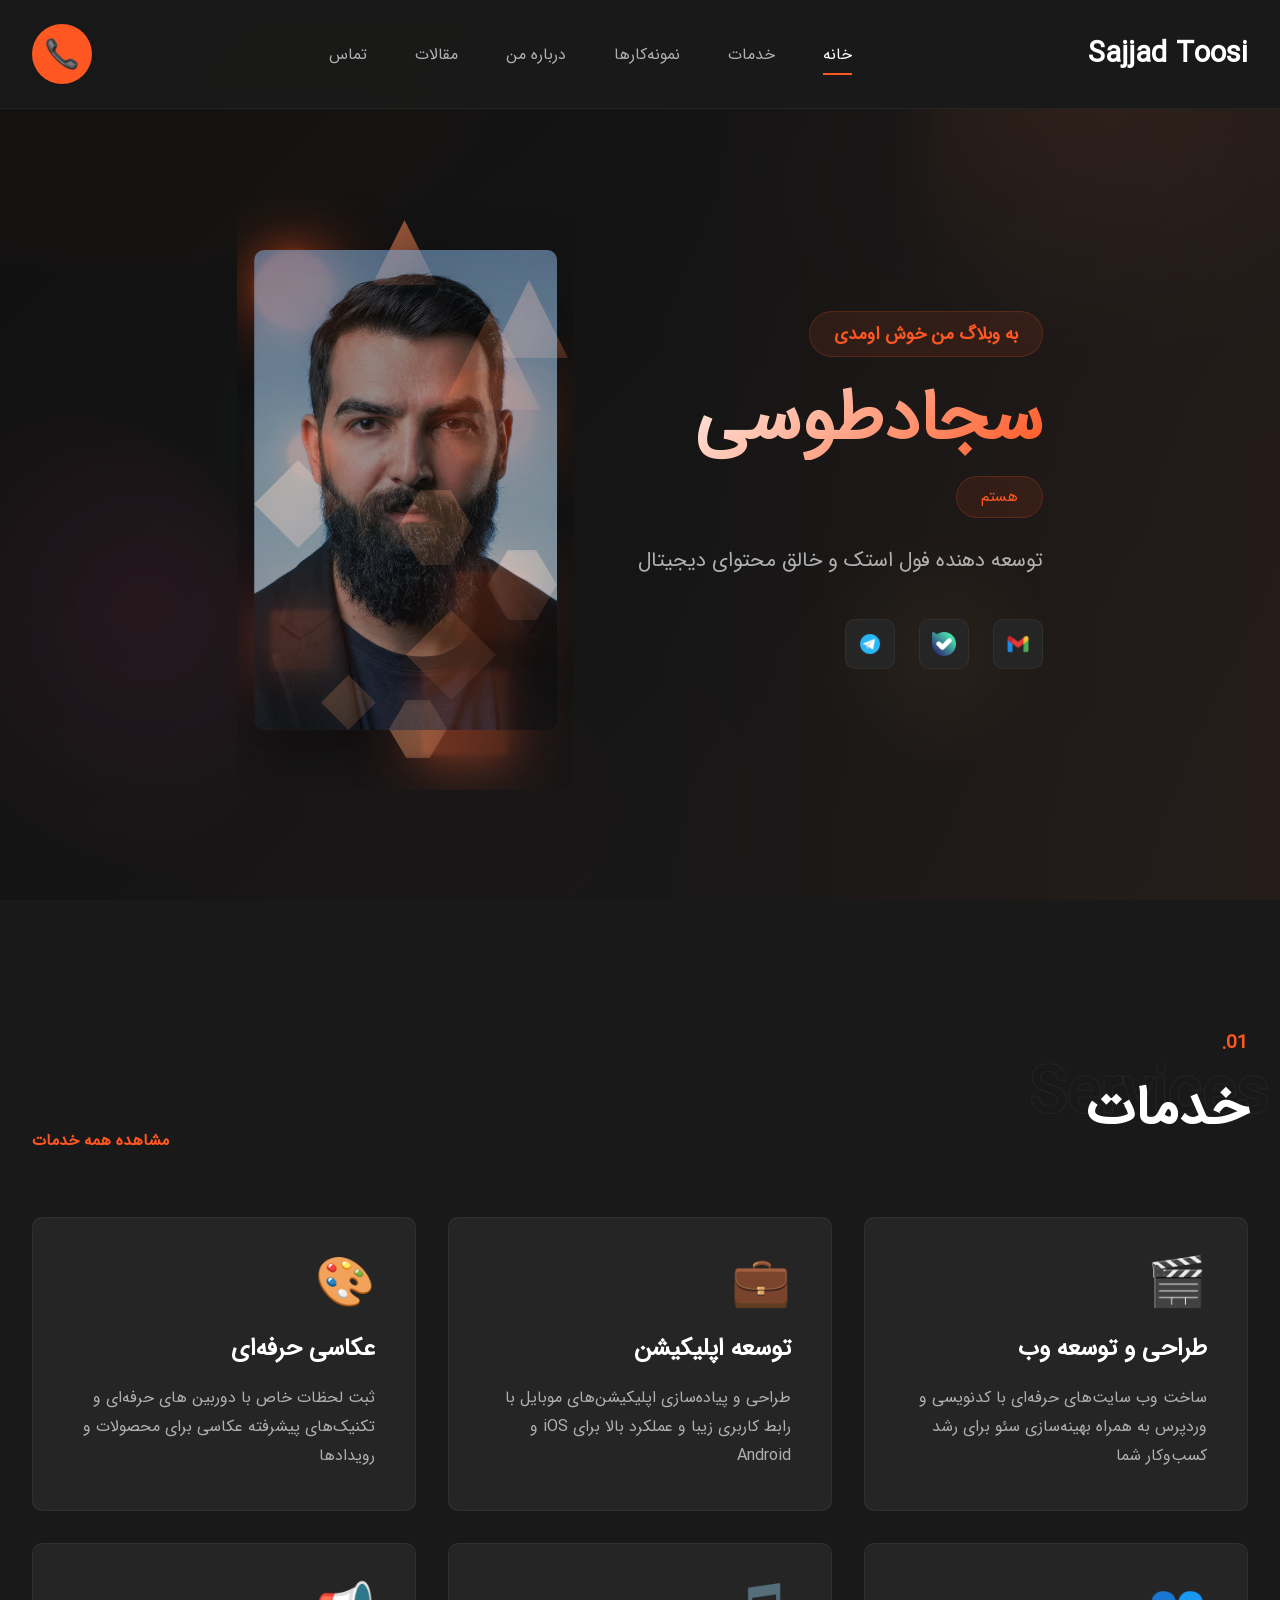
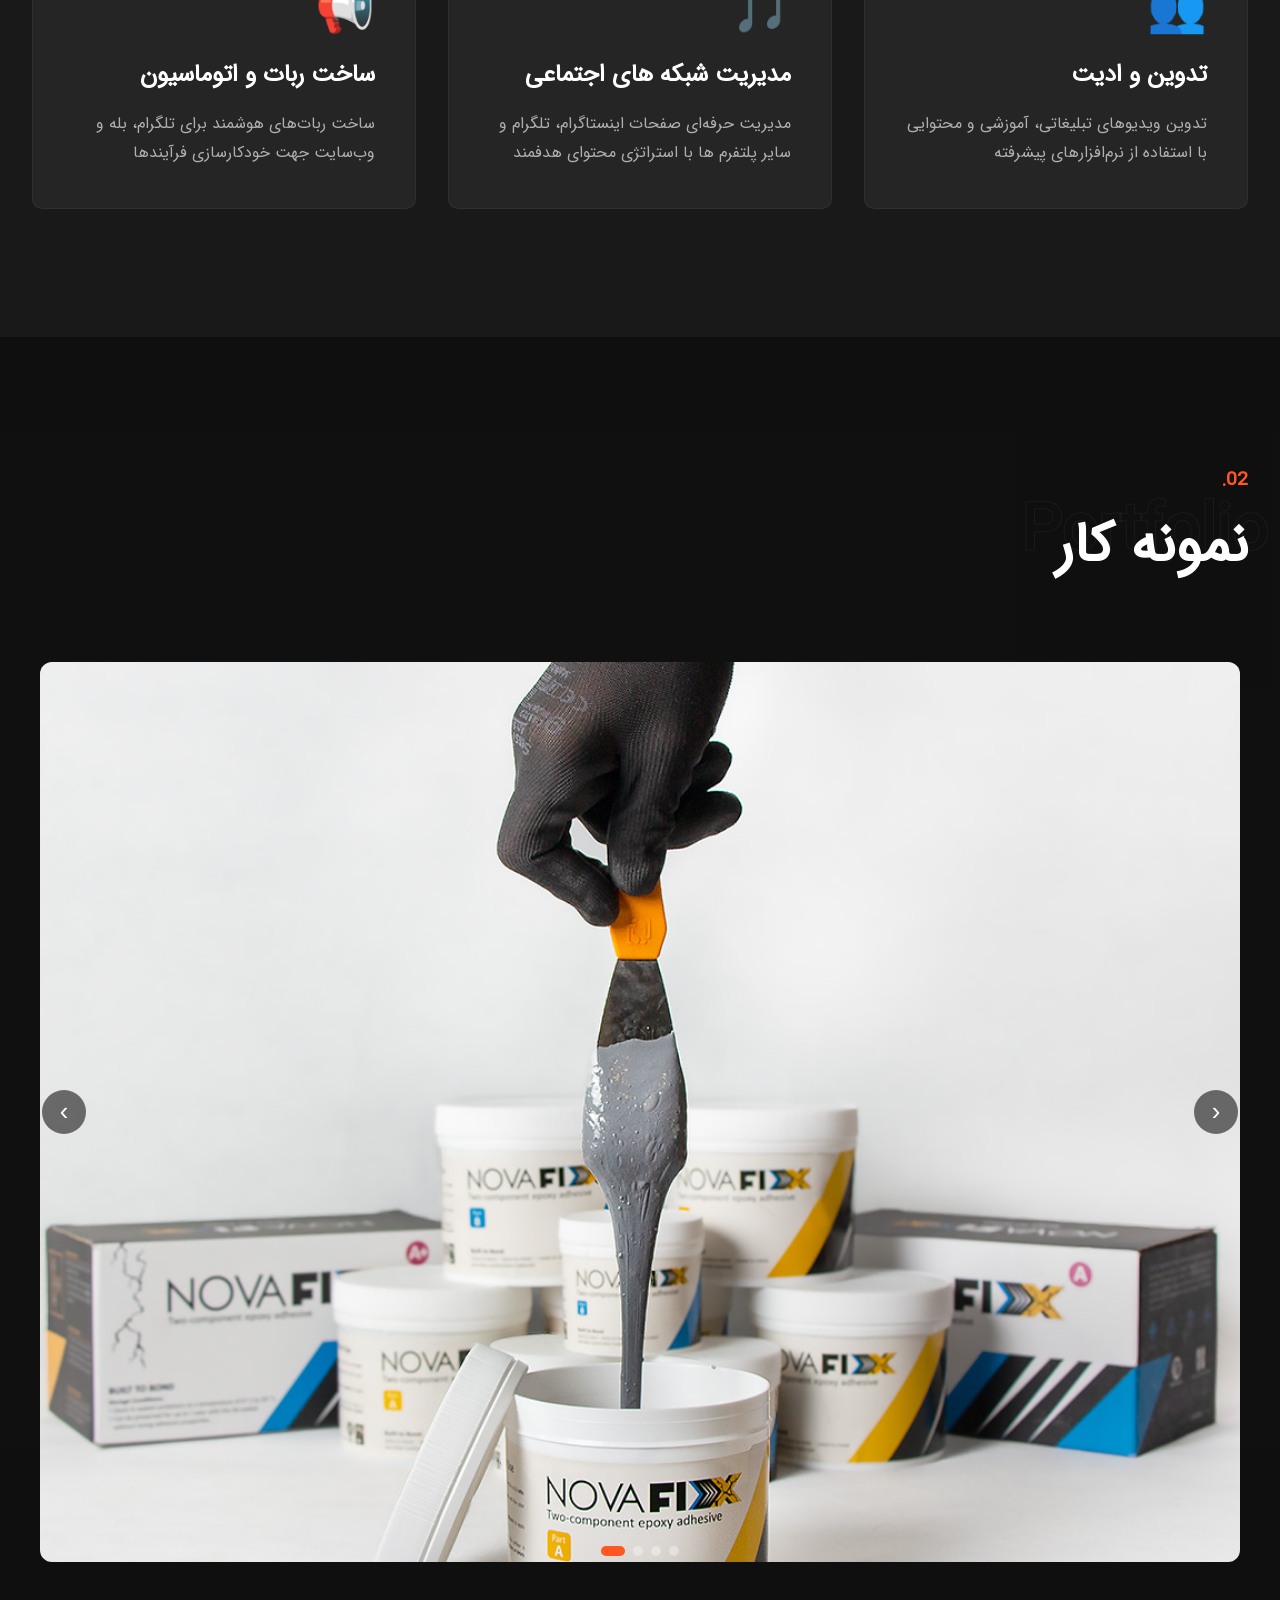
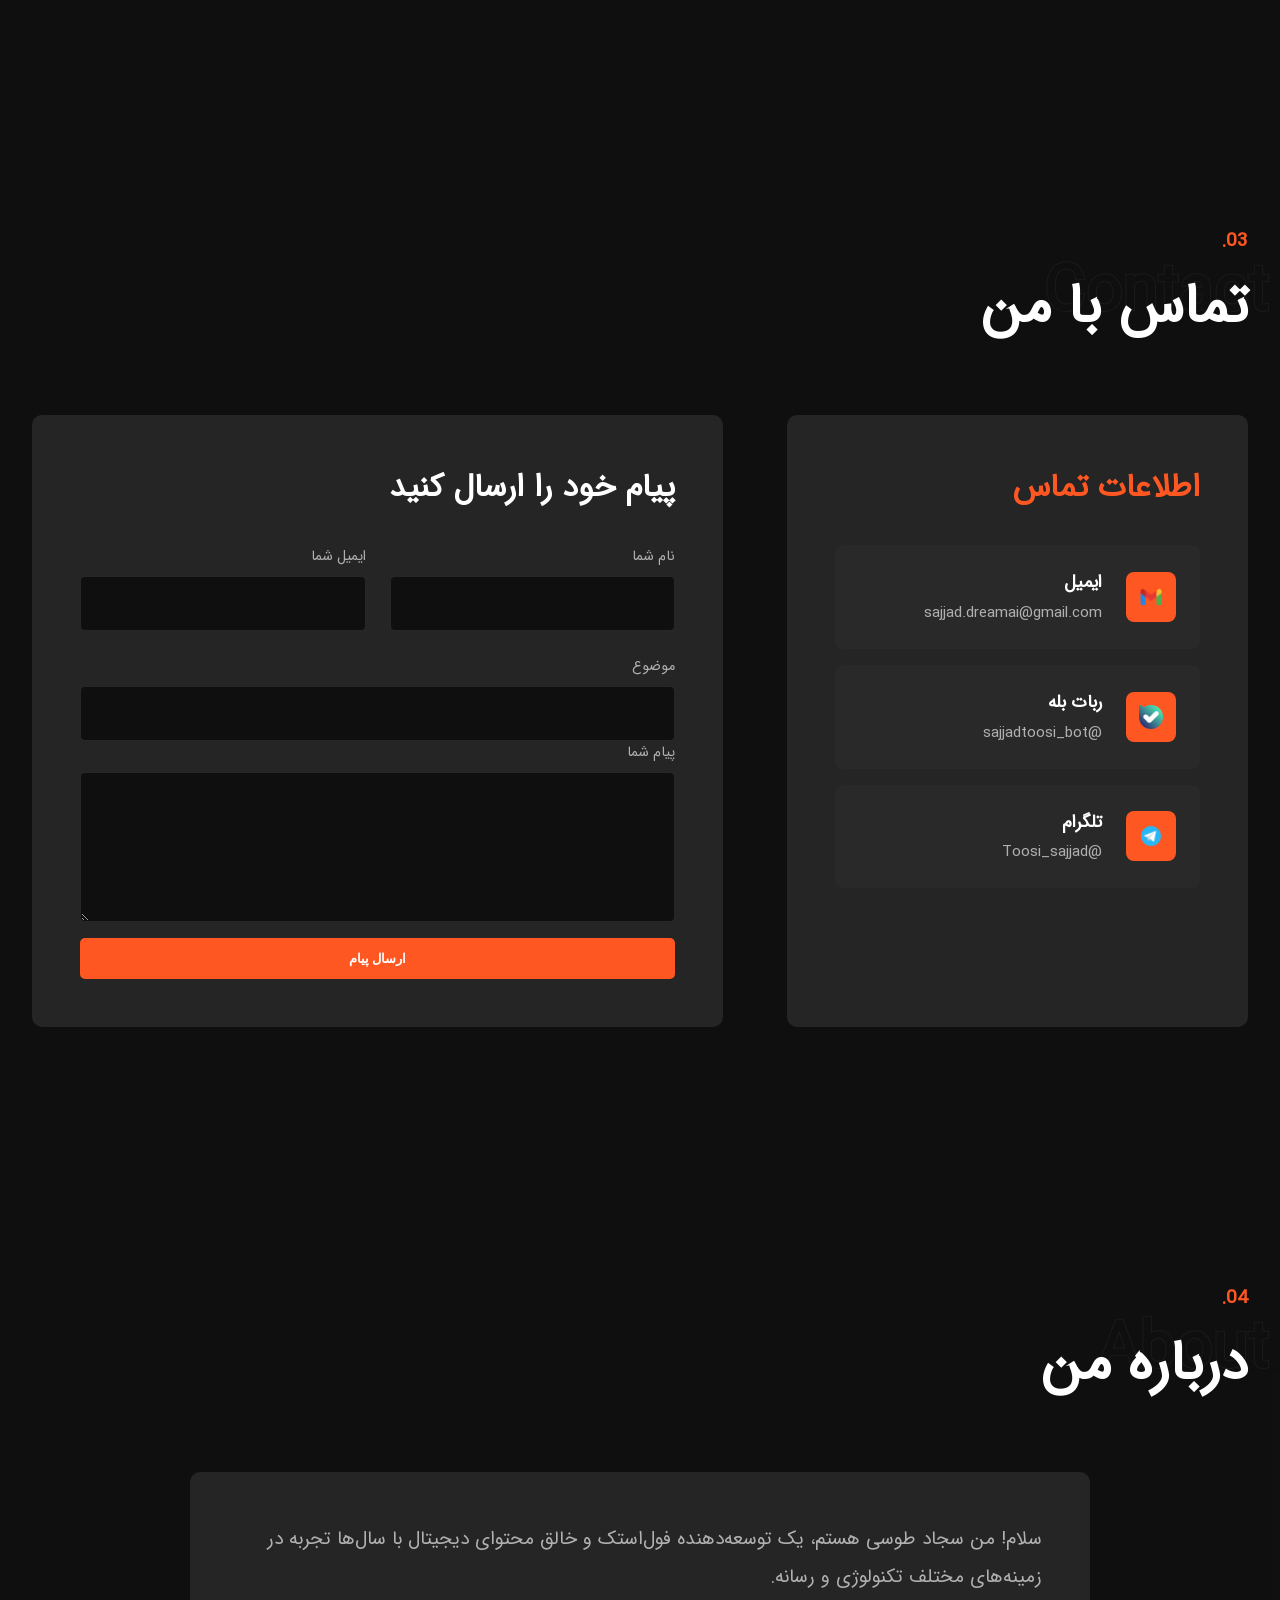
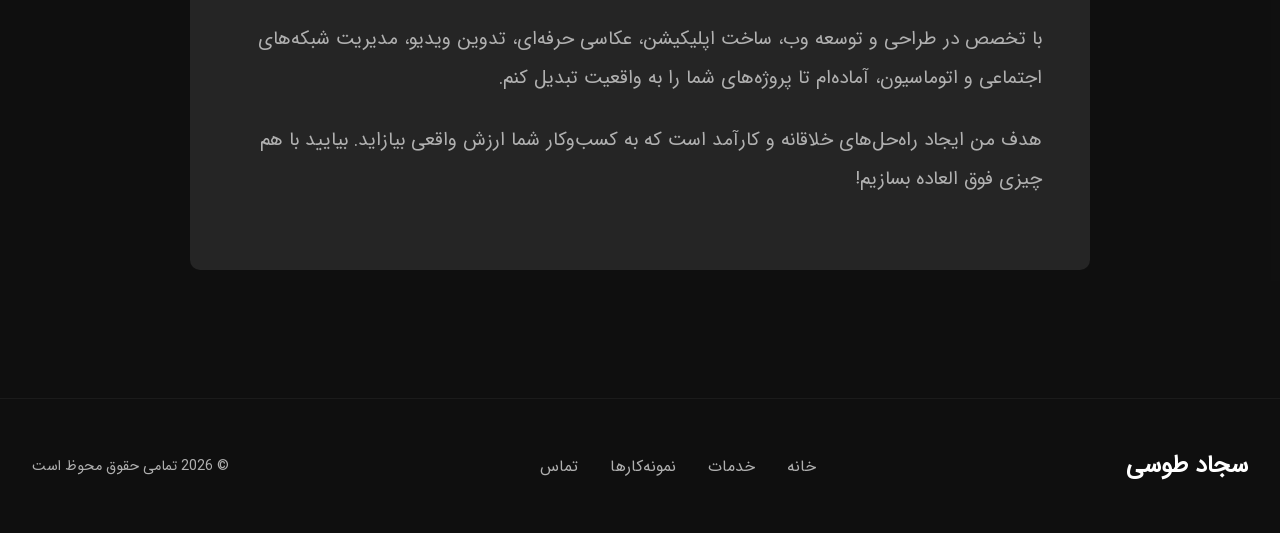
<file: index.html>
﻿<!DOCTYPE html>
<html lang="fa" dir="rtl">
<head>
    <meta charset="UTF-8">
    <meta name="viewport" content="width=device-width, initial-scale=1.0">
    <title>سجاد طوسی - Portfolio</title>
    <meta name="description" content="سجاد طوسی، توسعه‌دهنده ول‌استک و خالق محتوای دیجیتال؛ ارائه خدمات طراحی وب، تولید محتوا و دیجیتال مارکتینگ.">
    <link rel="canonical" href="https://sajjadtoosi.netlify.app/index.html">
    <meta property="og:type" content="website">
    <meta property="og:locale" content="fa_IR">
    <meta property="og:title" content="سجاد طوسی - توسعه‌دهنده ول‌استک و خالق محتوای دیجیتال">
    <meta property="og:description" content="سجاد طوسی، توسعه‌دهنده ول‌استک و خالق محتوای دیجیتال؛ ارائه خدمات طراحی وب، تولید محتوا و دیجیتال مارکتینگ.">
    <meta property="og:url" content="https://sajjadtoosi.netlify.app/index.html">
    <meta property="og:image" content="https://sajjadtoosi.netlify.app/img/000.jpg">
    <meta name="twitter:card" content="summary_large_image">
    <meta name="twitter:title" content="سجاد طوسی - توسعه‌دهنده ول‌استک و خالق محتوای دیجیتال">
    <meta name="twitter:description" content="سجاد طوسی، توسعه‌دهنده ول‌استک و خالق محتوای دیجیتال؛ ارائه خدمات طراحی وب، تولید محتوا و دیجیتال مارکتینگ.">
    <meta name="twitter:image" content="https://sajjadtoosi.netlify.app/img/000.jpg">
    <script type="application/ld+json">
    {
        "@context": "https://schema.org",
        "@graph": [
            {
                "@type": "Person",
                "name": "سجاد طوسی",
                "jobTitle": "توسعه‌دهنده ول‌استک و خالق محتوای دیجیتال",
                "description": "عال در حوزه دیجیتال مارکتینگ، طراحی وب و تولید محتوا",
                "url": "https://sajjadtoosi.netlify.app/",
                "sameAs": [
                    "https://t.me/Toosi_sajjad",
                    "https://ble.ir/sajjadtoosi_bot"
                ]
            },
            {
                "@type": "WebSite",
                "name": "سجاد طوسی",
                "url": "https://sajjadtoosi.netlify.app/",
                "inLanguage": "fa-IR",
                "publisher": {
                    "@type": "Person",
                    "name": "سجاد طوسی"
                }
            }
        ]
    }
    </script>
    <link rel="stylesheet" href="css/main.css">
    
    <!-- استایل‌های اختصاصی شکل‌های متحرک (داخل همین صحه) -->
    <style>
        /* شکل‌های متحرک */
        .hero-image-container {
            position: relative;
            width: 100%;
            height: 100%;
            border-radius: 10px;
            overflow: hidden;
        }

        .hero-image-container img {
            position: relative;
            z-index: 2;
        }

        .shape {
            position: absolute;
            opacity: 0.6;
            filter: blur(2px);
            animation: float 20s infinite ease-in-out, glowPulse 6s infinite ease-in-out;
            will-change: transform;
            z-index: 1;
        }

        .shape::before {
            content: '';
            position: absolute;
            top: 0;
            left: 0;
            right: 0;
            bottom: 0;
            border-radius: inherit;
            background: inherit;
            filter: blur(15px);
            opacity: 0.8;
        }

        .shape.circle {
            border-radius: 50%;
            background: linear-gradient(135deg, #FF5722, rgba(255, 87, 34, 0.3));
            box-shadow: 0 0 60px rgba(255, 87, 34, 0.8), 0 0 100px rgba(255, 87, 34, 0.4), inset 0 0 60px rgba(255, 87, 34, 0.3);
        }

        .shape.square {
            background: linear-gradient(135deg, #ff6b3d, rgba(255, 107, 61, 0.3));
            box-shadow: 0 0 60px rgba(255, 107, 61, 0.8), 0 0 100px rgba(255, 107, 61, 0.4), inset 0 0 60px rgba(255, 107, 61, 0.3);
        }

        .shape.triangle {
            background: linear-gradient(135deg, #ff8c5a, rgba(255, 140, 90, 0.3));
            clip-path: polygon(50% 0%, 0% 100%, 100% 100%);
            box-shadow: 0 0 60px rgba(255, 140, 90, 0.8), 0 0 100px rgba(255, 140, 90, 0.4);
        }

        .shape.hexagon {
            background: linear-gradient(135deg, #ffab7a, rgba(255, 171, 122, 0.3));
            clip-path: polygon(30% 0%, 70% 0%, 100% 50%, 70% 100%, 30% 100%, 0% 50%);
            box-shadow: 0 0 60px rgba(255, 171, 122, 0.8), 0 0 100px rgba(255, 171, 122, 0.4);
        }

        .shape.diamond {
            background: linear-gradient(135deg, #ff9d68, rgba(255, 157, 104, 0.3));
            clip-path: polygon(50% 0%, 100% 50%, 50% 100%, 0% 50%);
            box-shadow: 0 0 60px rgba(255, 157, 104, 0.8), 0 0 100px rgba(255, 157, 104, 0.4);
        }

        .shape:nth-child(1) { width: 80px; height: 80px; top: 10%; left: 5%; animation-duration: 25s; }
        .shape:nth-child(2) { width: 60px; height: 60px; top: 70%; left: 10%; animation-duration: 30s; animation-delay: -5s; }
        .shape:nth-child(3) { width: 100px; height: 100px; top: 20%; right: 10%; animation-duration: 35s; animation-delay: -10s; }
        .shape:nth-child(4) { width: 70px; height: 70px; top: 60%; right: 5%; animation-duration: 28s; animation-delay: -15s; }
        .shape:nth-child(5) { width: 90px; height: 90px; bottom: 15%; left: 50%; animation-duration: 32s; animation-delay: -20s; }
        .shape:nth-child(6) { width: 50px; height: 50px; top: 40%; left: 15%; animation-duration: 27s; animation-delay: -8s; }
        .shape:nth-child(7) { width: 85px; height: 85px; top: 80%; right: 20%; animation-duration: 33s; animation-delay: -12s; }
        .shape:nth-child(8) { width: 65px; height: 65px; top: 5%; left: 40%; animation-duration: 29s; animation-delay: -18s; }
        .shape:nth-child(9) { width: 75px; height: 75px; top: 50%; right: 30%; animation-duration: 31s; animation-delay: -6s; }
        .shape:nth-child(10) { width: 55px; height: 55px; bottom: 10%; left: 25%; animation-duration: 26s; animation-delay: -14s; }
        .shape:nth-child(11) { width: 95px; height: 95px; top: 30%; left: 60%; animation-duration: 34s; animation-delay: -22s; }
        .shape:nth-child(12) { width: 68px; height: 68px; bottom: 25%; right: 15%; animation-duration: 28s; animation-delay: -4s; }
        .shape:nth-child(13) { width: 78px; height: 78px; top: 15%; left: 75%; animation-duration: 30s; animation-delay: -16s; }
        .shape:nth-child(14) { width: 58px; height: 58px; top: 85%; left: 45%; animation-duration: 27s; animation-delay: -9s; }
        .shape:nth-child(15) { width: 88px; height: 88px; top: 45%; left: 5%; animation-duration: 32s; animation-delay: -20s; }

        @keyframes float {
            0%, 100% { transform: translate(0, 0) rotate(0deg) scale(1); }
            25% { transform: translate(30px, -30px) rotate(90deg) scale(1.1); }
            50% { transform: translate(-20px, 20px) rotate(180deg) scale(0.9); }
            75% { transform: translate(40px, 10px) rotate(270deg) scale(1.05); }
        }

        @keyframes glowPulse {
            0%, 100% {
                box-shadow: 0 0 60px rgba(255, 87, 34, 0.8), 0 0 100px rgba(255, 87, 34, 0.4), inset 0 0 60px rgba(255, 87, 34, 0.3);
            }
            50% {
                box-shadow: 0 0 80px rgba(255, 87, 34, 1), 0 0 120px rgba(255, 87, 34, 0.6), inset 0 0 80px rgba(255, 87, 34, 0.5);
            }
        }

        @media (max-width: 1024px) {
            .shape {
                animation: float 26s infinite linear;
                filter: blur(1px);
                box-shadow: none;
            }
        }

        @media (max-width: 768px) {
            .shape:nth-child(n+6) { display: none; }
            .shape {
                animation: none;
                filter: none;
                box-shadow: none;
                opacity: 0.25;
            }
        }

        @media (prefers-reduced-motion: reduce) {
            .shape {
                animation: none;
                filter: none;
                box-shadow: none;
            }
        }
    </style>
</head>
<body>
    <!-- بک‌گراند داینامیک صفحه اصلی -->
    <div class="home-bg" aria-hidden="true">
        <span class="home-orb orb-1"></span>
        <span class="home-orb orb-2"></span>
        <span class="home-orb orb-3"></span>
        <span class="home-orb orb-4"></span>
    </div>
    <!-- هدر و منوی ناوبری -->
    <header>
        <nav>
            <div class="logo font-display">
                <span>S</span><span>a</span><span>j</span><span>j</span><span>a</span><span>d</span> <span>T</span><span>o</span><span>o</span><span>s</span><span>i</span>
            </div>
            <!-- لینک‌های منو -->
            <ul class="nav-links">
                <li><a href="#home" class="active">خانه</a></li>
                <li><a href="#services">خدمات</a></li>
                <li><a href="#portfolio">نمونه‌کارها</a></li>
                <li><a href="#about">درباره من</a></li>
                <li><a href="Template/articles.html">مقالات</a></li>
                <li><a href="#contact">تماس</a></li>
            </ul>
            <!-- دکمه تماس سریع -->
            <a href="#contact" class="cta-btn phone-icon" title="تماس با من">
                <img src="img/(@CCina_design)telephone-receiver_1f4de.png" alt="تماس">
            </a>
            <!-- آیکن منوی همبرگری (موبایل) -->
            <div class="menu-toggle" role="button" aria-label="باز و بسته کردن منو" aria-expanded="false">
                <span></span>
                <span></span>
                <span></span>
            </div>
        </nav>
    </header>

    <!-- بخش معری (Hero) -->
    <section class="hero" id="home">
        <div class="hero-container">
            <div class="hero-content">
                <div class="hero-label"><h3>به وبلاگ من خوش اومدی</h3></div>
                <h1 class="font-display">سجادطوسی</h1>
                <p class="hero-label">هستم</p>
                <p class="hero-subtitle">توسعه‌ دهنده فول‌ استک و خالق محتوای دیجیتال</p>
                
                <!-- لینک‌های شبکه‌های اجتماعی -->
                <div class="social-links">
                    <a href="#" aria-label="Email">
                        <img src="img/icons8-gmail-100.png" alt="Gmail" loading="lazy" decoding="async">
                    </a>
                    <a href="https://ble.ir/sajjadtoosi_bot" aria-label="Bale Bot">
                        <img src="img/bale.webp" alt="Bale" loading="lazy" decoding="async">
                    </a>
                    <a href="https://t.me/sajjadtoosi_bot" aria-label="Telegram Bot">
                        <img src="img/icons8-telegram-100.png" alt="Telegram" loading="lazy" decoding="async">
                    </a>
                </div>
            </div>
            
            <div class="hero-image">
                <div class="hero-image-container">
                    <!-- اشکال هندسی متحرک -->
                    <div class="shape circle"></div>
                    <div class="shape square"></div>
                    <div class="shape triangle"></div>
                    <div class="shape hexagon"></div>
                    <div class="shape diamond"></div>
                    <div class="shape circle"></div>
                    <div class="shape square"></div>
                    <div class="shape triangle"></div>
                    <div class="shape hexagon"></div>
                    <div class="shape diamond"></div>
                    <div class="shape circle"></div>
                    <div class="shape square"></div>
                    <div class="shape triangle"></div>
                    <div class="shape hexagon"></div>
                    <div class="shape diamond"></div>
                    
                    <!-- تصویر پروایل -->
                    <img src="img/000.jpg" alt="profile" loading="eager" decoding="async" style="position: absolute; top: 50%; left: 50%; transform: translate(-50%, -50%); width: 90%; height: 80%; object-fit: cover; border-radius: 10px; z-index: 2; box-shadow: 0 20px 60px rgba(0, 0, 0, 0.5); opacity: 0.6;">
                </div>
            </div>
        </div>
    </section>

    <!-- بخش خدمات -->
    <section class="services" id="services">
        <div class="services-container">
            <div class="section-header">
                <div>
                    <div class="section-number">01.</div>
                    <h2 class="section-title font-display">
                        خدمات
                        <span class="outline-text">Services</span>
                    </h2>
                </div>
                <a href="#" class="view-all-btn">مشاهده همه خدمات</a>
            </div>
            
            <!-- کارت‌های خدمات -->
            <div class="services-grid">
                <div class="service-card">
                    <div class="service-icon">&#127916;</div>
                    <h3><a href="Template/web.html" class="tag-servise">طراحی و توسعه وب</a></h3>
                    <p>ساخت وب سایت‌های حرفه‌ای با کدنویسی و وردپرس به همراه بهینه‌سازی سئو برای رشد کسب‌وکار شما</p>
                </div>
                
                <div class="service-card">
                    <div class="service-icon">&#128188;</div>
                    <h3><a href="Template/app.html" class="tag-servise">توسعه اپلیکیشن</a></h3>
                    <p>طراحی و پیاده‌سازی اپلیکیشن‌های موبایل با رابط کاربری زیبا و عملکرد بالا برای iOS و Android</p>
                </div>
                
                <div class="service-card">
                    <div class="service-icon">&#127912;</div>
                    <h3><a href="Template/web.html" class="tag-servise">عکاسی حرفه‌ای</a></h3>
                    <p>ثبت لحظات خاص با دوربین‌ های حرفه‌ای و تکنیک‌های پیشرفته عکاسی برای محصولات و رویدادها</p>
                </div>
                
                <div class="service-card">
                    <div class="service-icon">&#128101;</div>
                    <h3><a href="Template/edit.html" class="tag-servise">تدوین و ادیت</a></h3>
                    <p>تدوین ویدیوهای تبلیغاتی، آموزشی و محتوایی با استفاده از نرم‌افزارهای پیشرفته</p>
                </div>
                
                <div class="service-card">
                    <div class="service-icon">&#127925;</div>
                    <h3><a href="Template/social.html" class="tag-servise">مدیریت شبکه های اجتماعی</a></h3>
                    <p>مدیریت حرفه‌ای صفحات اینستاگرام، تلگرام و سایر پلتفرم‌ ها با استراتژی محتوای هدفمند</p>
                </div>
                
                <div class="service-card">
                    <div class="service-icon">&#128226;</div>
                    <h3><a href="Template/automation.html" class="tag-servise">ساخت ربات و اتوماسیون</a></h3>
                    <p>ساخت ربات‌های هوشمند برای تلگرام، بله و وب‌سایت جهت خودکارسازی فرآیندها</p>
                </div>
            </div>
        </div>
    </section>

    <!-- بخش نمونه‌کارها -->
                            <section class="portfolio" id="portfolio">
        <div class="portfolio-container">
            <div class="section-header">
                <div>
                    <div class="section-number">02.</div>
                    <h2 class="section-title font-display">
                        نمونه کار
                        <span class="outline-text">Portfolio</span>
                    </h2>
                </div>
            </div>
            
            <!-- بخش نمونه کار ها -->
            <div class="portfolio-slider" aria-roledescription="carousel">
                <div class="portfolio-track">
                    <div class="portfolio-slide">
                        <div class="portfolio-item">
                            <div class="portfolio-placeholder">
                                <img src="img/Untitled-1.jpg" alt="????? ?????" loading="lazy" decoding="async">
                            </div>
                            <div class="portfolio-info">
                                <h3>عکاسی صنعتی</h3>
                                <p>پروژه چسب نوا فیکس</p>
                            </div>
                        </div>
                    </div>
                    <div class="portfolio-slide">
                        <div class="portfolio-item">
                            <div class="portfolio-placeholder">
                                <img src="img/Untitled-2.jpg" alt="????? ?????" loading="lazy" decoding="async">
                            </div>
                            <div class="portfolio-info">
                                <h3>عکاسی محصول</h3>
                                <p>پروژه کافه آلما</p>
                            </div>
                        </div>
                    </div>
                    <div class="portfolio-slide">
                        <div class="portfolio-item">
                            <div class="portfolio-placeholder">
                                <img src="img/Untitled-4.jpg" alt="????? ????????" loading="lazy" decoding="async">
                            </div>
                            <div class="portfolio-info">
                                <h3>عکاسی رویداد ها</h3>
                                <p>پروژه شرکت آرکا تجهیز صدر</p>
                            </div>
                        </div>
                    </div>
                    <div class="portfolio-slide">
                        <div class="portfolio-item">
                            <div class="portfolio-placeholder">
                                <img src="img/Untitled-3.jpg" alt="????? ???????" loading="lazy" decoding="async">
                            </div>
                            <div class="portfolio-info">
                                <h3>عکاسی ژورنالی</h3>
                                <p>پروژه مبلمان بندار</p>
                            </div>
                        </div>
                    </div>
                </div>

                <button class="slider-btn prev" type="button" aria-label="Previous slide">&lsaquo;</button>
                <button class="slider-btn next" type="button" aria-label="Next slide">&rsaquo;</button>
                <div class="slider-dots" role="tablist" aria-label="Select slide">
                    <button class="dot active" type="button" aria-label="Slide 1"></button>
                    <button class="dot" type="button" aria-label="Slide 2"></button>
                    <button class="dot" type="button" aria-label="Slide 3"></button>
                    <button class="dot" type="button" aria-label="Slide 4"></button>
                </div>
            </div>
        </div>
    </section>

    <!-- بخش تماس -->
    <section class="contact" id="contact">
        <div class="contact-container">
            <div class="section-header">
                <div>
                    <div class="section-number">03.</div>
                    <h2 class="section-title font-display">
                        تماس با من
                        <span class="outline-text">Contact</span>
                    </h2>
                </div>
            </div>
            
            <!-- محتوای تماس -->
            <div class="contact-content">
                <!-- اطلاعات تماس -->
                <div class="contact-info">
                    <h3>اطلاعات تماس</h3>
                    
                    <a href="mailto:sajjad.dreamai@gmail.com" class="contact-item">
                        <div class="contact-icon">
                            <img src="img/icons8-gmail-100.png" alt="Gmail" loading="lazy" decoding="async">
                        </div>
                        <div class="contact-details">
                            <h4>ایمیل</h4>
                            <p>sajjad.dreamai@gmail.com</p>
                        </div>
                    </a>
                    
                    <a href="https://ble.ir/sajjadtoosi_bot" target="_blank" class="contact-item">
                        <div class="contact-icon">
                            <img src="img/bale.webp" alt="Bale" loading="lazy" decoding="async">
                        </div>
                        <div class="contact-details">
                            <h4>ربات بله</h4>
                            <p>@sajjadtoosi_bot</p>
                        </div>
                    </a>
                    
                    <a href="https://t.me/Toosi_sajjad" target="_blank" class="contact-item">
                        <div class="contact-icon">
                            <img src="img/icons8-telegram-100.png" alt="Telegram" loading="lazy" decoding="async">
                        </div>
                        <div class="contact-details">
                            <h4>تلگرام</h4>
                            <p>@Toosi_sajjad</p>
                        </div>
                    </a>
                </div>

                <!-- رم تماس -->
                <div class="contact-form">
                    <h3>پیام خود را ارسال کنید</h3>
                    <form id="contactForm" data-telegram-username="Toosi_sajjad">
                        <div class="form-grid">
                            <div class="form-group">
                                <label for="name">نام شما</label>
                                <input type="text" id="name" required>
                            </div>
                            <div class="form-group">
                                <label for="email">ایمیل شما</label>
                                <input type="email" id="email" required>
                            </div>
                        </div>
                        <div class="form-group full-width">
                            <label for="subject">موضوع</label>
                            <input type="text" id="subject" required>
                        </div>
                        <div class="form-group full-width">
                            <label for="message">پیام شما</label>
                            <textarea id="message" required></textarea>
                        </div>
                        <div class="form-submit">
                            <button type="submit" class="cta-btn">ارسال پیام</button>
                        </div>
                    </form>
                </div>
            </div>
        </div>
    </section>

    <!-- بخش درباره من -->
    <section class="portfolio about-section" id="about">
        <div class="portfolio-container">
            <div class="section-header">
                <div>
                    <div class="section-number">04.</div>
                    <h2 class="section-title font-display">
                        درباره من
                        <span class="outline-text">About</span>
                    </h2>
                </div>
            </div>
            
            <!-- محتوای درباره من -->
            <div class="about-content">
                <div class="about-card">
                    <p class="about-text">
                        سلام! من سجاد طوسی هستم، یک توسعه‌دهنده فول‌استک و خالق محتوای دیجیتال با سال‌ها تجربه در زمینه‌های مختلف تکنولوژی و رسانه.
                    </p>
                    <p class="about-text">
                        با تخصص در طراحی و توسعه وب، ساخت اپلیکیشن، عکاسی حرفه‌ای، تدوین ویدیو، مدیریت شبکه‌های اجتماعی و اتوماسیون، آماده‌ام تا پروژه‌های شما را به واقعیت تبدیل کنم.
                    </p>
                    <p class="about-text">
                        هدف من ایجاد راه‌حل‌های خلاقانه و کارآمد است که به کسب‌وکار شما ارزش واقعی بیازاید. بیایید با هم چیزی فوق‌ العاده بسازیم!
                    </p>
                </div>
            </div>
        </div>
    </section>

    <!-- وتر -->
    <footer>
        <div class="footer-container">
            <div class="footer-logo font-display">سجاد طوسی</div>
            <!-- لینک‌های وتر -->
            <div class="footer-links">
                <a href="#home">خانه</a>
                <a href="#services">خدمات</a>
                <a href="#portfolio">نمونه‌کارها</a>
                <a href="#contact">تماس</a>
            </div>
            <div class="copyright">
                &copy; <span id="year"></span> تمامی حقوق محوظ است
            </div>
        </div>
    </footer>

    <!-- دکمه بازگشت به بالا -->
    <div class="scroll-top">↑</div>

    <!-- اسکریپت‌های صحه اصلی -->
    <script src="scripts/main.js"></script>
</body>
</html>
</file>
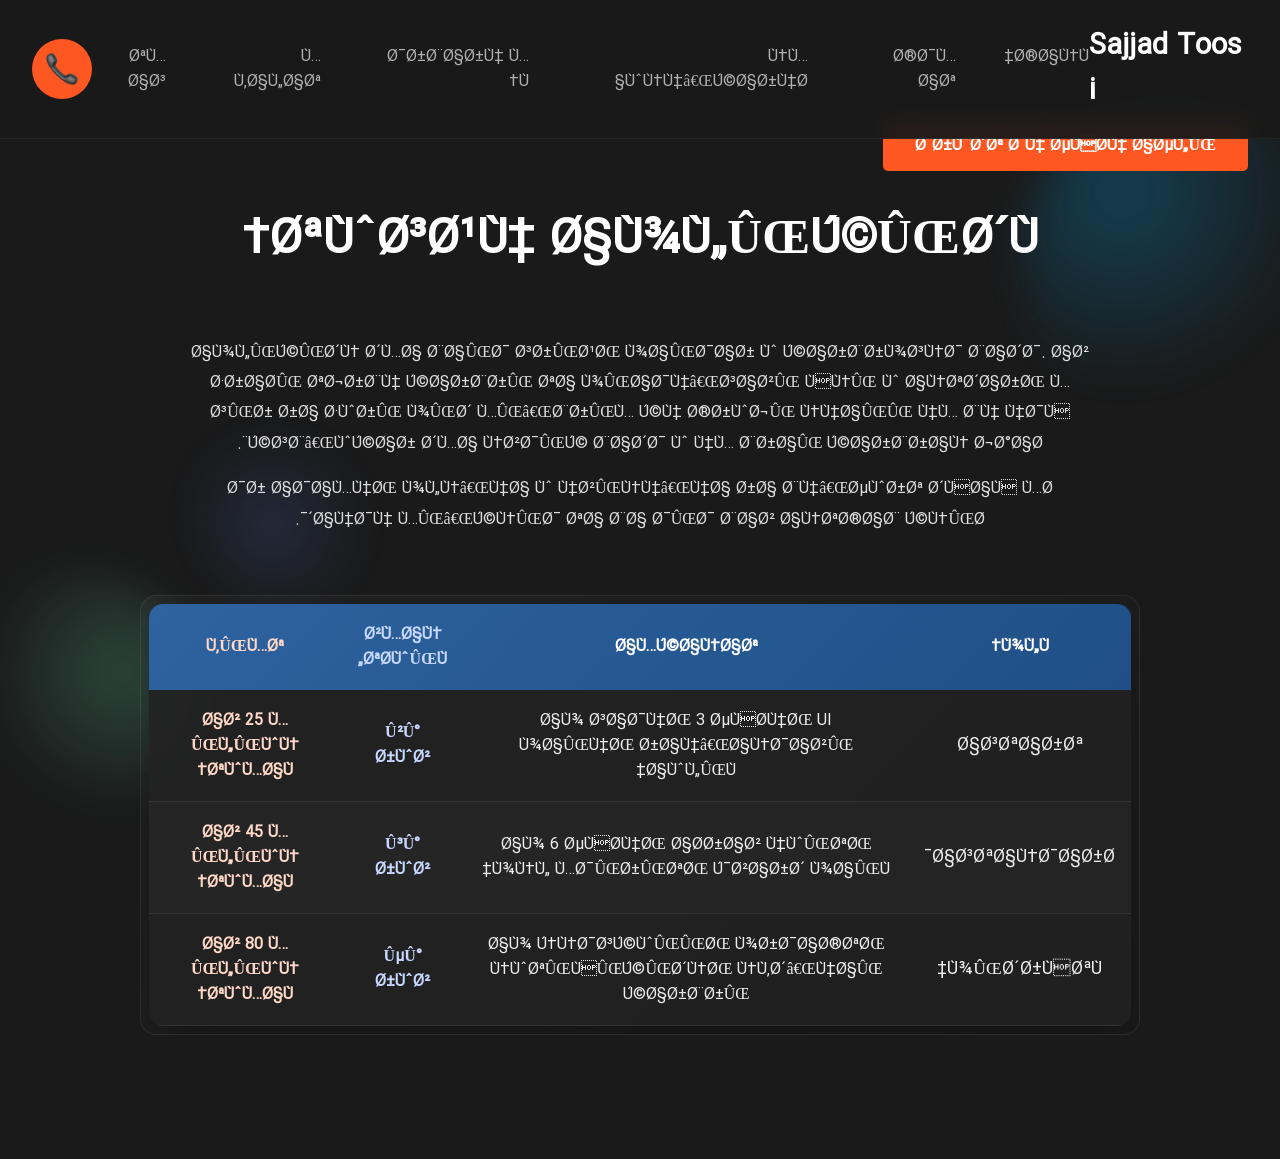
<file: Template/app.html>
﻿<!DOCTYPE html>
<html lang="fa" dir="rtl">
<head>
    <meta charset="UTF-8">
    <meta name="viewport" content="width=device-width, initial-scale=1.0">
    <title>Ø³Ø¬Ø§Ø¯ Ø·ÙˆØ³ÛŒ - ØªÙˆØ³Ø¹Ù‡ Ø§Ù¾Ù„ÛŒÚ©ÛŒØ´Ù†</title>
    <meta name="description" content="Ø®Ø¯Ù…Ø§Øª ØªÙˆØ³Ø¹Ù‡ Ø§Ù¾Ù„ÛŒÚ©ÛŒØ´Ù† ØªÙˆØ³Ø· Ø³Ø¬Ø§Ø¯ Ø·ÙˆØ³ÛŒØ› ØªÙˆØ³Ø¹Ù‡â€ŒØ¯Ù‡Ù†Ø¯Ù‡ ÙÙˆÙ„â€ŒØ§Ø³ØªÚ© Ùˆ Ø®Ø§Ù„Ù‚ Ù…Ø­ØªÙˆØ§ÛŒ Ø¯ÛŒØ¬ÛŒØªØ§Ù„.">
    <link rel="canonical" href="https://sajjadtoosi.netlify.app/Template/app.html">
    <meta property="og:type" content="website">
    <meta property="og:locale" content="fa_IR">
    <meta property="og:title" content="ØªÙˆØ³Ø¹Ù‡ Ø§Ù¾Ù„ÛŒÚ©ÛŒØ´Ù† | Ø³Ø¬Ø§Ø¯ Ø·ÙˆØ³ÛŒ">
    <meta property="og:description" content="Ø®Ø¯Ù…Ø§Øª ØªÙˆØ³Ø¹Ù‡ Ø§Ù¾Ù„ÛŒÚ©ÛŒØ´Ù† ØªÙˆØ³Ø· Ø³Ø¬Ø§Ø¯ Ø·ÙˆØ³ÛŒØ› ØªÙˆØ³Ø¹Ù‡â€ŒØ¯Ù‡Ù†Ø¯Ù‡ ÙÙˆÙ„â€ŒØ§Ø³ØªÚ© Ùˆ Ø®Ø§Ù„Ù‚ Ù…Ø­ØªÙˆØ§ÛŒ Ø¯ÛŒØ¬ÛŒØªØ§Ù„.">
    <meta property="og:url" content="https://sajjadtoosi.netlify.app/Template/app.html">
    <meta property="og:image" content="https://sajjadtoosi.netlify.app/img/000.jpg">
    <meta name="twitter:card" content="summary_large_image">
    <meta name="twitter:title" content="ØªÙˆØ³Ø¹Ù‡ Ø§Ù¾Ù„ÛŒÚ©ÛŒØ´Ù† | Ø³Ø¬Ø§Ø¯ Ø·ÙˆØ³ÛŒ">
    <meta name="twitter:description" content="Ø®Ø¯Ù…Ø§Øª ØªÙˆØ³Ø¹Ù‡ Ø§Ù¾Ù„ÛŒÚ©ÛŒØ´Ù† ØªÙˆØ³Ø· Ø³Ø¬Ø§Ø¯ Ø·ÙˆØ³ÛŒØ› ØªÙˆØ³Ø¹Ù‡â€ŒØ¯Ù‡Ù†Ø¯Ù‡ ÙÙˆÙ„â€ŒØ§Ø³ØªÚ© Ùˆ Ø®Ø§Ù„Ù‚ Ù…Ø­ØªÙˆØ§ÛŒ Ø¯ÛŒØ¬ÛŒØªØ§Ù„.">
    <meta name="twitter:image" content="https://sajjadtoosi.netlify.app/img/000.jpg">
    <!-- Ø§Ø³ØªØ§ÛŒÙ„â€ŒÙ‡Ø§ÛŒ Ù…Ø´ØªØ±Ú© ØµÙØ­Ø§Øª Ø¯Ø§Ø®Ù„ÛŒ -->
    <link rel="stylesheet" href="../css/pages.css">
</head>
<body>
    <!-- Ø¨Ú©â€ŒÚ¯Ø±Ø§Ù†Ø¯ ØªØ²Ø¦ÛŒÙ†ÛŒ Ø§Ø®ØªØµØ§ØµÛŒ ØµÙØ­Ù‡ -->
    <div class="page-bg app-bg" aria-hidden="true">
        <span class="bg-orb orb-1"></span>
        <span class="bg-orb orb-2"></span>
        <span class="bg-orb orb-3"></span>
    </div>
    <!-- Ù‡Ø¯Ø± Ùˆ Ù…Ù†ÙˆÛŒ Ù†Ø§ÙˆØ¨Ø±ÛŒ -->
    <header>
        <nav>
            <div class="logo font-display">
                <span>S</span><span>a</span><span>j</span><span>j</span><span>a</span><span>d</span> <span>T</span><span>o</span><span>o</span><span>s</span><span>i</span>
            </div>
            <!-- Ù„ÛŒÙ†Ú©â€ŒÙ‡Ø§ÛŒ Ù…Ù†Ùˆ -->
            <ul class="nav-links">
                <li><a href="../index.html">Ø®Ø§Ù†Ù‡</a></li>
                <li><a href="../index.html#services">Ø®Ø¯Ù…Ø§Øª</a></li>
                <li><a href="../index.html#portfolio">Ù†Ù…ÙˆÙ†Ù‡â€ŒÚ©Ø§Ø±Ù‡Ø§</a></li>
                <li><a href="../index.html#about">Ø¯Ø±Ø¨Ø§Ø±Ù‡ Ù…Ù†</a></li>
                <li><a href="articles.html">Ù…Ù‚Ø§Ù„Ø§Øª</a></li>
                <li><a href="../index.html#contact">ØªÙ…Ø§Ø³</a></li>
            </ul>
            <!-- Ø¯Ú©Ù…Ù‡ ØªÙ…Ø§Ø³ Ø³Ø±ÛŒØ¹ -->
            <a href="../index.html#contact" class="cta-btn phone-icon" title="ØªÙ…Ø§Ø³ Ø¨Ø§ Ù…Ù†">
                <img src="../img/(@CCina_design)telephone-receiver_1f4de.png" alt="ØªÙ…Ø§Ø³" loading="lazy" decoding="async">
            </a>
            <!-- Ø¢ÛŒÚ©Ù† Ù…Ù†ÙˆÛŒ Ù‡Ù…Ø¨Ø±Ú¯Ø±ÛŒ (Ù…ÙˆØ¨Ø§ÛŒÙ„) -->
            <div class="menu-toggle">
                <span></span>
                <span></span>
                <span></span>
            </div>
        </nav>
    </header>

    <!-- Ù…Ø­ØªÙˆØ§ÛŒ Ø§ØµÙ„ÛŒ -->
    <section class="articles">
        <!-- Ø¯Ú©Ù…Ù‡ Ø¨Ø§Ø²Ú¯Ø´Øª -->
        <a href="../index.html" class="back-btn">Ø¨Ø±Ú¯Ø´Øª Ø¨Ù‡ ØµÙØ­Ù‡ Ø§ØµÙ„ÛŒ</a>
        <h1>ØªÙˆØ³Ø¹Ù‡ Ø§Ù¾Ù„ÛŒÚ©ÛŒØ´Ù†</h1>

        <!-- ØªÙˆØ¶ÛŒØ­Ø§Øª Ù…Ø¹Ø±ÙÛŒ Ø®Ø¯Ù…Øª -->
        <section class="service-intro">
            <p>
                Ø§Ù¾Ù„ÛŒÚ©ÛŒØ´Ù† Ø´Ù…Ø§ Ø¨Ø§ÛŒØ¯ Ø³Ø±ÛŒØ¹ØŒ Ù¾Ø§ÛŒØ¯Ø§Ø± Ùˆ Ú©Ø§Ø±Ø¨Ø±Ù¾Ø³Ù†Ø¯ Ø¨Ø§Ø´Ø¯. Ø§Ø² Ø·Ø±Ø§Ø­ÛŒ ØªØ¬Ø±Ø¨Ù‡ Ú©Ø§Ø±Ø¨Ø±ÛŒ
                ØªØ§ Ù¾ÛŒØ§Ø¯Ù‡â€ŒØ³Ø§Ø²ÛŒ ÙÙ†ÛŒ Ùˆ Ø§Ù†ØªØ´Ø§Ø±ØŒ Ù…Ø³ÛŒØ± Ø±Ø§ Ø·ÙˆØ±ÛŒ Ù¾ÛŒØ´ Ù…ÛŒâ€ŒØ¨Ø±ÛŒÙ… Ú©Ù‡ Ø®Ø±ÙˆØ¬ÛŒ Ù†Ù‡Ø§ÛŒÛŒ
                Ù‡Ù… Ø¨Ù‡ Ù‡Ø¯Ù Ú©Ø³Ø¨â€ŒÙˆÚ©Ø§Ø± Ø´Ù…Ø§ Ù†Ø²Ø¯ÛŒÚ© Ø¨Ø§Ø´Ø¯ Ùˆ Ù‡Ù… Ø¨Ø±Ø§ÛŒ Ú©Ø§Ø±Ø¨Ø±Ø§Ù† Ø¬Ø°Ø§Ø¨.
            </p>
            <p>
                Ø¯Ø± Ø§Ø¯Ø§Ù…Ù‡ØŒ Ù¾Ù„Ù†â€ŒÙ‡Ø§ Ùˆ Ù‡Ø²ÛŒÙ†Ù‡â€ŒÙ‡Ø§ Ø±Ø§ Ø¨Ù‡â€ŒØµÙˆØ±Øª Ø´ÙØ§Ù Ù…Ø´Ø§Ù‡Ø¯Ù‡ Ù…ÛŒâ€ŒÚ©Ù†ÛŒØ¯
                ØªØ§ Ø¨Ø§ Ø¯ÛŒØ¯ Ø¨Ø§Ø² Ø§Ù†ØªØ®Ø§Ø¨ Ú©Ù†ÛŒØ¯.
            </p>
        </section>

        <!-- Ø¬Ø¯ÙˆÙ„â€ŒÙ‡Ø§ÛŒ Ù‚ÛŒÙ…Øªâ€ŒÚ¯Ø°Ø§Ø±ÛŒ -->
        <section class="pricing">
            <div class="pricing-table-wrapper">
                <table class="pricing-table">
                    <thead>
                        <tr>
                            <th>Ù¾Ù„Ù†</th>
                            <th>Ø§Ù…Ú©Ø§Ù†Ø§Øª</th>
                            <th>Ø²Ù…Ø§Ù† ØªØ­ÙˆÛŒÙ„</th>
                            <th>Ù‚ÛŒÙ…Øª</th>
                        </tr>
                    </thead>
                    <tbody>
                        <tr>
                            <td>Ø§Ø³ØªØ§Ø±Øª</td>
                            <td>Ø§Ù¾ Ø³Ø§Ø¯Ù‡ØŒ 3 ØµÙØ­Ù‡ØŒ UI Ù¾Ø§ÛŒÙ‡ØŒ Ø±Ø§Ù‡â€ŒØ§Ù†Ø¯Ø§Ø²ÛŒ Ø§ÙˆÙ„ÛŒÙ‡</td>
                            <td>Û²Û° Ø±ÙˆØ²</td>
                            <td>Ø§Ø² 25 Ù…ÛŒÙ„ÛŒÙˆÙ† ØªÙˆÙ…Ø§Ù†</td>
                        </tr>
                        <tr>
                            <td>Ø§Ø³ØªØ§Ù†Ø¯Ø§Ø±Ø¯</td>
                            <td>Ø§Ù¾ 6 ØµÙØ­Ù‡ØŒ Ø§Ø­Ø±Ø§Ø² Ù‡ÙˆÛŒØªØŒ Ù¾Ù†Ù„ Ù…Ø¯ÛŒØ±ÛŒØªØŒ Ú¯Ø²Ø§Ø±Ø´ Ù¾Ø§ÛŒÙ‡</td>
                            <td>Û³Û° Ø±ÙˆØ²</td>
                            <td>Ø§Ø² 45 Ù…ÛŒÙ„ÛŒÙˆÙ† ØªÙˆÙ…Ø§Ù†</td>
                        </tr>
                        <tr>
                            <td>Ù¾ÛŒØ´Ø±ÙØªÙ‡</td>
                            <td>Ø§Ù¾ Ú†Ù†Ø¯Ø³Ú©ÙˆÛŒÛŒØŒ Ù¾Ø±Ø¯Ø§Ø®ØªØŒ Ù†ÙˆØªÛŒÙÛŒÚ©ÛŒØ´Ù†ØŒ Ù†Ù‚Ø´â€ŒÙ‡Ø§ÛŒ Ú©Ø§Ø±Ø¨Ø±ÛŒ</td>
                            <td>ÛµÛ° Ø±ÙˆØ²</td>
                            <td>Ø§Ø² 80 Ù…ÛŒÙ„ÛŒÙˆÙ† ØªÙˆÙ…Ø§Ù†</td>
                        </tr>
                    </tbody>
                </table>
            </div>
        </section>
    </section>
    <!-- Ø§Ø³Ú©Ø±ÛŒÙ¾Øªâ€ŒÙ‡Ø§ÛŒ ØµÙØ­Ø§Øª Ø¯Ø§Ø®Ù„ÛŒ -->
    <script src="../scripts/pages.js"></script>
</body>
</html>
</file>
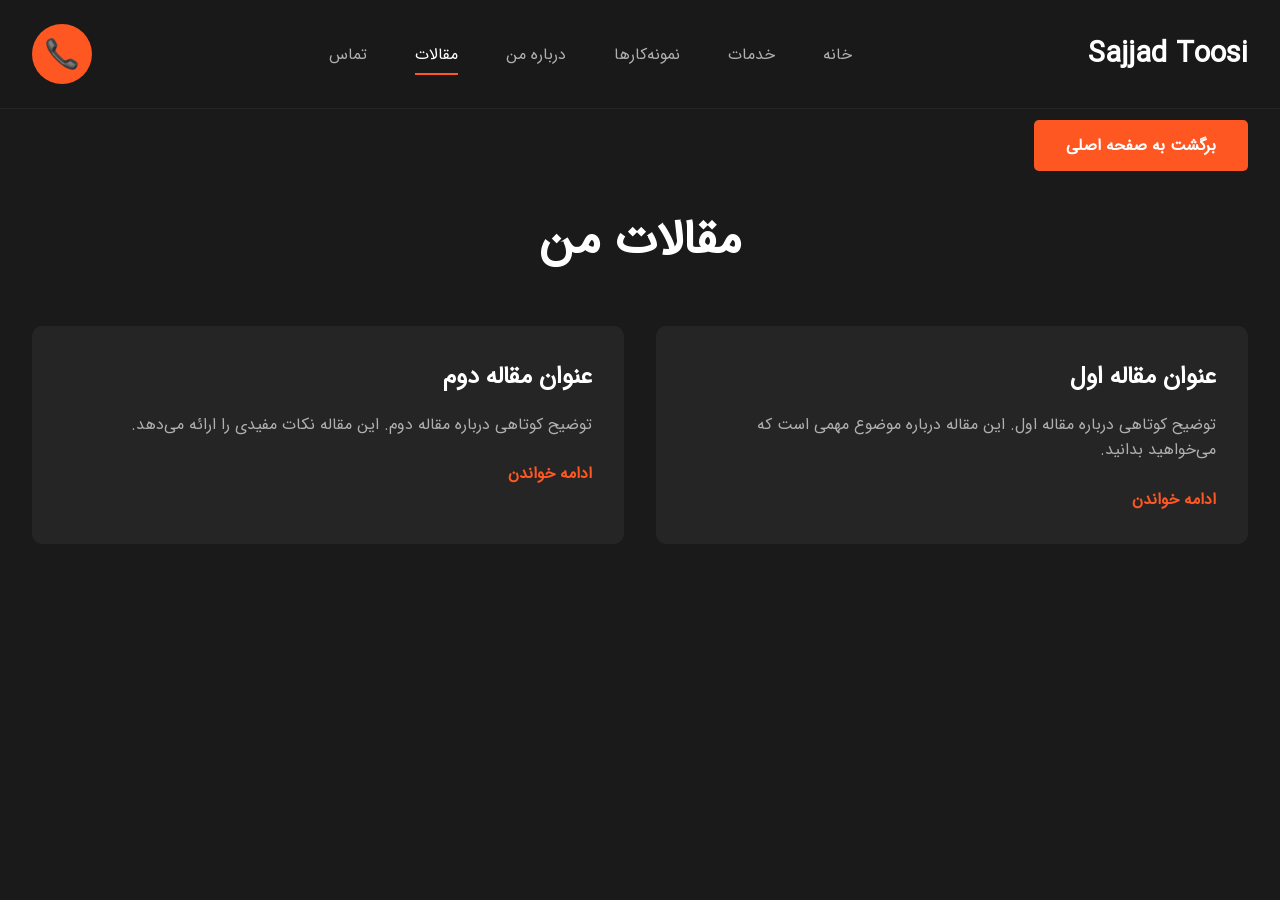
<file: Template/articles.html>
﻿<!DOCTYPE html>
<html lang="fa" dir="rtl">
<head>
    <meta charset="UTF-8">
    <meta name="viewport" content="width=device-width, initial-scale=1.0">
    <title>سجاد طوسی - مقالات</title>
    <meta name="description" content="مقالات و نوشته‌های سجاد طوسی؛ توسعه‌دهنده فول‌استک و خالق محتوای دیجیتال در حوزه وب و دیجیتال مارکتینگ.">
    <link rel="canonical" href="https://sajjadtoosi.netlify.app/Template/articles.html">
    <meta property="og:type" content="article">
    <meta property="og:locale" content="fa_IR">
    <meta property="og:title" content="مقالات سجاد طوسی">
    <meta property="og:description" content="مقالات و نوشته‌های سجاد طوسی؛ توسعه‌دهنده فول‌استک و خالق محتوای دیجیتال در حوزه وب و دیجیتال مارکتینگ.">
    <meta property="og:url" content="https://sajjadtoosi.netlify.app/Template/articles.html">
    <meta property="og:image" content="https://sajjadtoosi.netlify.app/img/000.jpg">
    <meta name="twitter:card" content="summary_large_image">
    <meta name="twitter:title" content="مقالات سجاد طوسی">
    <meta name="twitter:description" content="مقالات و نوشته‌های سجاد طوسی؛ توسعه‌دهنده فول‌استک و خالق محتوای دیجیتال در حوزه وب و دیجیتال مارکتینگ.">
    <meta name="twitter:image" content="https://sajjadtoosi.netlify.app/img/000.jpg">
    <!-- استایل‌های مشترک صفحات داخلی -->
    <link rel="stylesheet" href="../css/pages.css">
</head>
<body>
    <!-- هدر و منوی ناوبری -->
    <header>
        <nav>
            <div class="logo font-display">
                <span>S</span><span>a</span><span>j</span><span>j</span><span>a</span><span>d</span> <span>T</span><span>o</span><span>o</span><span>s</span><span>i</span>
            </div>
            <!-- لینک‌های منو -->
            <ul class="nav-links">
                <li><a href="../index.html">خانه</a></li>
                <li><a href="../index.html#services">خدمات</a></li>
                <li><a href="../index.html#portfolio">نمونه‌کارها</a></li>
                <li><a href="../index.html#about">درباره من</a></li>
                <li><a href="articles.html" class="active">مقالات</a></li>
                <li><a href="../index.html#contact">تماس</a></li>
            </ul>
            <!-- دکمه تماس سریع -->
            <a href="../index.html#contact" class="cta-btn phone-icon" title="تماس با من">
                <img src="../img/(@CCina_design)telephone-receiver_1f4de.png" alt="تماس" loading="lazy" decoding="async">
            </a>
            <!-- آیکن منوی همبرگری (موبایل) -->
            <div class="menu-toggle">
                <span></span>
                <span></span>
                <span></span>
            </div>
        </nav>
    </header>

    <!-- بخش مقالات -->
    <section class="articles">
        <!-- دکمه بازگشت -->
        <a href="../index.html" class="back-btn">برگشت به صفحه اصلی</a>
        <h1>مقالات من</h1>
        <!-- کارت‌های مقاله -->
        <div class="articles-grid">
            <!-- نمونه مقاله -->
            <div class="article-card">
                <h3>عنوان مقاله اول</h3>
                <p>توضیح کوتاهی درباره مقاله اول. این مقاله درباره موضوع مهمی است که می‌خواهید بدانید.</p>
                <a href="articles/article-1.html" class="read-more">ادامه خواندن</a>
            </div>
            <div class="article-card">
                <h3>عنوان مقاله دوم</h3>
                <p>توضیح کوتاهی درباره مقاله دوم. این مقاله نکات مفیدی را ارائه می‌دهد.</p>
                <a href="articles/article-2.html" class="read-more">ادامه خواندن</a>
            </div>
            <!-- مقالات بیشتری اضافه کنید -->
        </div>
    </section>
    <!-- اسکریپت‌های صفحات داخلی -->
    <script src="../scripts/pages.js"></script>
</body>
</html>
</file>
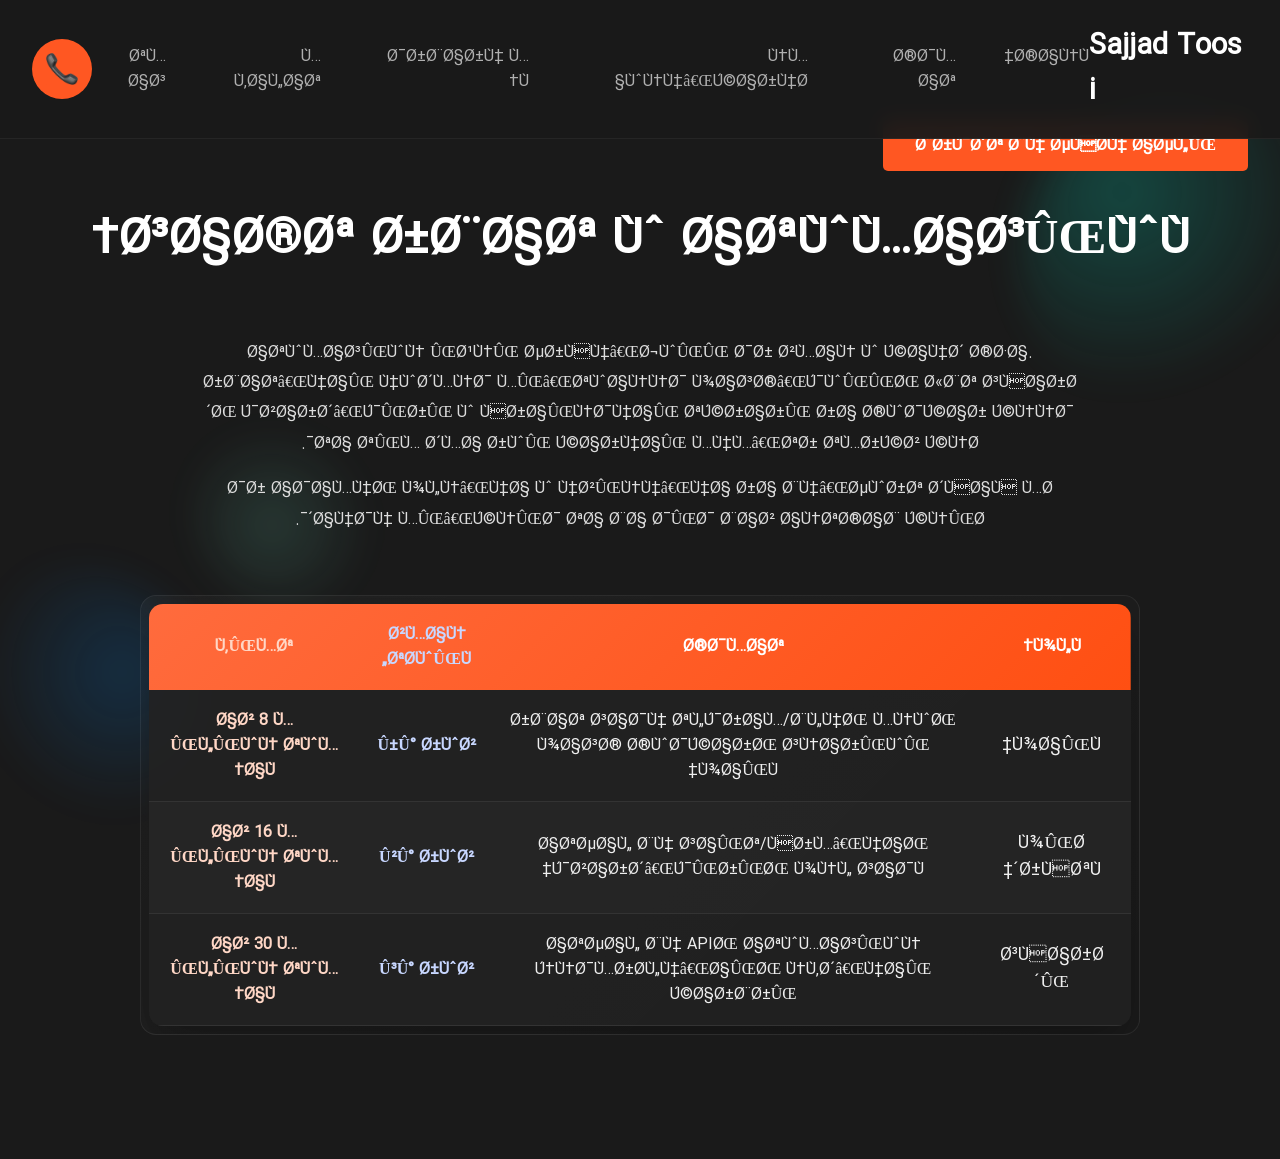
<file: Template/automation.html>
﻿<!DOCTYPE html>
<html lang="fa" dir="rtl">
<head>
    <meta charset="UTF-8">
    <meta name="viewport" content="width=device-width, initial-scale=1.0">
    <title>Ø³Ø¬Ø§Ø¯ Ø·ÙˆØ³ÛŒ - Ø³Ø§Ø®Øª Ø±Ø¨Ø§Øª Ùˆ Ø§ØªÙˆÙ…Ø§Ø³ÛŒÙˆÙ†</title>
    <meta name="description" content="Ø®Ø¯Ù…Ø§Øª Ø³Ø§Ø®Øª Ø±Ø¨Ø§Øª Ùˆ Ø§ØªÙˆÙ…Ø§Ø³ÛŒÙˆÙ† ØªÙˆØ³Ø· Ø³Ø¬Ø§Ø¯ Ø·ÙˆØ³ÛŒØ› ØªÙˆØ³Ø¹Ù‡â€ŒØ¯Ù‡Ù†Ø¯Ù‡ ÙÙˆÙ„â€ŒØ§Ø³ØªÚ© Ùˆ Ø®Ø§Ù„Ù‚ Ù…Ø­ØªÙˆØ§ÛŒ Ø¯ÛŒØ¬ÛŒØªØ§Ù„.">
    <link rel="canonical" href="https://sajjadtoosi.netlify.app/Template/automation.html">
    <meta property="og:type" content="website">
    <meta property="og:locale" content="fa_IR">
    <meta property="og:title" content="Ø³Ø§Ø®Øª Ø±Ø¨Ø§Øª Ùˆ Ø§ØªÙˆÙ…Ø§Ø³ÛŒÙˆÙ† | Ø³Ø¬Ø§Ø¯ Ø·ÙˆØ³ÛŒ">
    <meta property="og:description" content="Ø®Ø¯Ù…Ø§Øª Ø³Ø§Ø®Øª Ø±Ø¨Ø§Øª Ùˆ Ø§ØªÙˆÙ…Ø§Ø³ÛŒÙˆÙ† ØªÙˆØ³Ø· Ø³Ø¬Ø§Ø¯ Ø·ÙˆØ³ÛŒØ› ØªÙˆØ³Ø¹Ù‡â€ŒØ¯Ù‡Ù†Ø¯Ù‡ ÙÙˆÙ„â€ŒØ§Ø³ØªÚ© Ùˆ Ø®Ø§Ù„Ù‚ Ù…Ø­ØªÙˆØ§ÛŒ Ø¯ÛŒØ¬ÛŒØªØ§Ù„.">
    <meta property="og:url" content="https://sajjadtoosi.netlify.app/Template/automation.html">
    <meta property="og:image" content="https://sajjadtoosi.netlify.app/img/000.jpg">
    <meta name="twitter:card" content="summary_large_image">
    <meta name="twitter:title" content="Ø³Ø§Ø®Øª Ø±Ø¨Ø§Øª Ùˆ Ø§ØªÙˆÙ…Ø§Ø³ÛŒÙˆÙ† | Ø³Ø¬Ø§Ø¯ Ø·ÙˆØ³ÛŒ">
    <meta name="twitter:description" content="Ø®Ø¯Ù…Ø§Øª Ø³Ø§Ø®Øª Ø±Ø¨Ø§Øª Ùˆ Ø§ØªÙˆÙ…Ø§Ø³ÛŒÙˆÙ† ØªÙˆØ³Ø· Ø³Ø¬Ø§Ø¯ Ø·ÙˆØ³ÛŒØ› ØªÙˆØ³Ø¹Ù‡â€ŒØ¯Ù‡Ù†Ø¯Ù‡ ÙÙˆÙ„â€ŒØ§Ø³ØªÚ© Ùˆ Ø®Ø§Ù„Ù‚ Ù…Ø­ØªÙˆØ§ÛŒ Ø¯ÛŒØ¬ÛŒØªØ§Ù„.">
    <meta name="twitter:image" content="https://sajjadtoosi.netlify.app/img/000.jpg">
    <!-- Ø§Ø³ØªØ§ÛŒÙ„â€ŒÙ‡Ø§ÛŒ Ù…Ø´ØªØ±Ú© ØµÙØ­Ø§Øª Ø¯Ø§Ø®Ù„ÛŒ -->
    <link rel="stylesheet" href="../css/pages.css">
</head>
<body>
    <!-- Ø¨Ú©â€ŒÚ¯Ø±Ø§Ù†Ø¯ ØªØ²Ø¦ÛŒÙ†ÛŒ Ø§Ø®ØªØµØ§ØµÛŒ ØµÙØ­Ù‡ -->
    <div class="page-bg automation-bg" aria-hidden="true">
        <span class="bg-orb orb-1"></span>
        <span class="bg-orb orb-2"></span>
        <span class="bg-orb orb-3"></span>
    </div>
    <!-- Ù‡Ø¯Ø± Ùˆ Ù…Ù†ÙˆÛŒ Ù†Ø§ÙˆØ¨Ø±ÛŒ -->
    <header>
        <nav>
            <div class="logo font-display">
                <span>S</span><span>a</span><span>j</span><span>j</span><span>a</span><span>d</span> <span>T</span><span>o</span><span>o</span><span>s</span><span>i</span>
            </div>
            <!-- Ù„ÛŒÙ†Ú©â€ŒÙ‡Ø§ÛŒ Ù…Ù†Ùˆ -->
            <ul class="nav-links">
                <li><a href="../index.html">Ø®Ø§Ù†Ù‡</a></li>
                <li><a href="../index.html#services">Ø®Ø¯Ù…Ø§Øª</a></li>
                <li><a href="../index.html#portfolio">Ù†Ù…ÙˆÙ†Ù‡â€ŒÚ©Ø§Ø±Ù‡Ø§</a></li>
                <li><a href="../index.html#about">Ø¯Ø±Ø¨Ø§Ø±Ù‡ Ù…Ù†</a></li>
                <li><a href="articles.html">Ù…Ù‚Ø§Ù„Ø§Øª</a></li>
                <li><a href="../index.html#contact">ØªÙ…Ø§Ø³</a></li>
            </ul>
            <!-- Ø¯Ú©Ù…Ù‡ ØªÙ…Ø§Ø³ Ø³Ø±ÛŒØ¹ -->
            <a href="../index.html#contact" class="cta-btn phone-icon" title="ØªÙ…Ø§Ø³ Ø¨Ø§ Ù…Ù†">
                <img src="../img/(@CCina_design)telephone-receiver_1f4de.png" alt="ØªÙ…Ø§Ø³" loading="lazy" decoding="async">
            </a>
            <!-- Ø¢ÛŒÚ©Ù† Ù…Ù†ÙˆÛŒ Ù‡Ù…Ø¨Ø±Ú¯Ø±ÛŒ (Ù…ÙˆØ¨Ø§ÛŒÙ„) -->
            <div class="menu-toggle">
                <span></span>
                <span></span>
                <span></span>
            </div>
        </nav>
    </header>

    <!-- Ù…Ø­ØªÙˆØ§ÛŒ Ø§ØµÙ„ÛŒ -->
    <section class="articles">
        <!-- Ø¯Ú©Ù…Ù‡ Ø¨Ø§Ø²Ú¯Ø´Øª -->
        <a href="../index.html" class="back-btn">Ø¨Ø±Ú¯Ø´Øª Ø¨Ù‡ ØµÙØ­Ù‡ Ø§ØµÙ„ÛŒ</a>
        <h1>Ø³Ø§Ø®Øª Ø±Ø¨Ø§Øª Ùˆ Ø§ØªÙˆÙ…Ø§Ø³ÛŒÙˆÙ†</h1>

        <!-- ØªÙˆØ¶ÛŒØ­Ø§Øª Ù…Ø¹Ø±ÙÛŒ Ø®Ø¯Ù…Øª -->
        <section class="service-intro">
            <p>
                Ø§ØªÙˆÙ…Ø§Ø³ÛŒÙˆÙ† ÛŒØ¹Ù†ÛŒ ØµØ±ÙÙ‡â€ŒØ¬ÙˆÛŒÛŒ Ø¯Ø± Ø²Ù…Ø§Ù† Ùˆ Ú©Ø§Ù‡Ø´ Ø®Ø·Ø§. Ø±Ø¨Ø§Øªâ€ŒÙ‡Ø§ÛŒ Ù‡ÙˆØ´Ù…Ù†Ø¯ Ù…ÛŒâ€ŒØªÙˆØ§Ù†Ù†Ø¯
                Ù¾Ø§Ø³Ø®â€ŒÚ¯ÙˆÛŒÛŒØŒ Ø«Ø¨Øª Ø³ÙØ§Ø±Ø´ØŒ Ú¯Ø²Ø§Ø±Ø´â€ŒÚ¯ÛŒØ±ÛŒ Ùˆ ÙØ±Ø§ÛŒÙ†Ø¯Ù‡Ø§ÛŒ ØªÚ©Ø±Ø§Ø±ÛŒ Ø±Ø§ Ø®ÙˆØ¯Ú©Ø§Ø± Ú©Ù†Ù†Ø¯
                ØªØ§ ØªÛŒÙ… Ø´Ù…Ø§ Ø±ÙˆÛŒ Ú©Ø§Ø±Ù‡Ø§ÛŒ Ù…Ù‡Ù…â€ŒØªØ± ØªÙ…Ø±Ú©Ø² Ú©Ù†Ø¯.
            </p>
            <p>
                Ø¯Ø± Ø§Ø¯Ø§Ù…Ù‡ØŒ Ù¾Ù„Ù†â€ŒÙ‡Ø§ Ùˆ Ù‡Ø²ÛŒÙ†Ù‡â€ŒÙ‡Ø§ Ø±Ø§ Ø¨Ù‡â€ŒØµÙˆØ±Øª Ø´ÙØ§Ù Ù…Ø´Ø§Ù‡Ø¯Ù‡ Ù…ÛŒâ€ŒÚ©Ù†ÛŒØ¯
                ØªØ§ Ø¨Ø§ Ø¯ÛŒØ¯ Ø¨Ø§Ø² Ø§Ù†ØªØ®Ø§Ø¨ Ú©Ù†ÛŒØ¯.
            </p>
        </section>

        <!-- Ø¬Ø¯ÙˆÙ„â€ŒÙ‡Ø§ÛŒ Ù‚ÛŒÙ…Øªâ€ŒÚ¯Ø°Ø§Ø±ÛŒ -->
        <section class="pricing">
            <div class="pricing-table-wrapper">
                <table class="pricing-table orange-header">
                    <thead>
                        <tr>
                            <th>Ù¾Ù„Ù†</th>
                            <th>Ø®Ø¯Ù…Ø§Øª</th>
                            <th>Ø²Ù…Ø§Ù† ØªØ­ÙˆÛŒÙ„</th>
                            <th>Ù‚ÛŒÙ…Øª</th>
                        </tr>
                    </thead>
                    <tbody>
                        <tr>
                            <td>Ù¾Ø§ÛŒÙ‡</td>
                            <td>Ø±Ø¨Ø§Øª Ø³Ø§Ø¯Ù‡ ØªÙ„Ú¯Ø±Ø§Ù…/Ø¨Ù„Ù‡ØŒ Ù…Ù†ÙˆØŒ Ù¾Ø§Ø³Ø® Ø®ÙˆØ¯Ú©Ø§Ø±ØŒ Ø³Ù†Ø§Ø±ÛŒÙˆÛŒ Ù¾Ø§ÛŒÙ‡</td>
                            <td>Û±Û° Ø±ÙˆØ²</td>
                            <td>Ø§Ø² 8 Ù…ÛŒÙ„ÛŒÙˆÙ† ØªÙˆÙ…Ø§Ù†</td>
                        </tr>
                        <tr>
                            <td>Ù¾ÛŒØ´Ø±ÙØªÙ‡</td>
                            <td>Ø§ØªØµØ§Ù„ Ø¨Ù‡ Ø³Ø§ÛŒØª/ÙØ±Ù…â€ŒÙ‡Ø§ØŒ Ú¯Ø²Ø§Ø±Ø´â€ŒÚ¯ÛŒØ±ÛŒØŒ Ù¾Ù†Ù„ Ø³Ø§Ø¯Ù‡</td>
                            <td>Û²Û° Ø±ÙˆØ²</td>
                            <td>Ø§Ø² 16 Ù…ÛŒÙ„ÛŒÙˆÙ† ØªÙˆÙ…Ø§Ù†</td>
                        </tr>
                        <tr>
                            <td>Ø³ÙØ§Ø±Ø´ÛŒ</td>
                            <td>Ø§ØªØµØ§Ù„ Ø¨Ù‡ APIØŒ Ø§ØªÙˆÙ…Ø§Ø³ÛŒÙˆÙ† Ú†Ù†Ø¯Ù…Ø±Ø­Ù„Ù‡â€ŒØ§ÛŒØŒ Ù†Ù‚Ø´â€ŒÙ‡Ø§ÛŒ Ú©Ø§Ø±Ø¨Ø±ÛŒ</td>
                            <td>Û³Û° Ø±ÙˆØ²</td>
                            <td>Ø§Ø² 30 Ù…ÛŒÙ„ÛŒÙˆÙ† ØªÙˆÙ…Ø§Ù†</td>
                        </tr>
                    </tbody>
                </table>
            </div>
        </section>
    </section>
    <!-- Ø§Ø³Ú©Ø±ÛŒÙ¾Øªâ€ŒÙ‡Ø§ÛŒ ØµÙØ­Ø§Øª Ø¯Ø§Ø®Ù„ÛŒ -->
    <script src="../scripts/pages.js"></script>
</body>
</html>
</file>
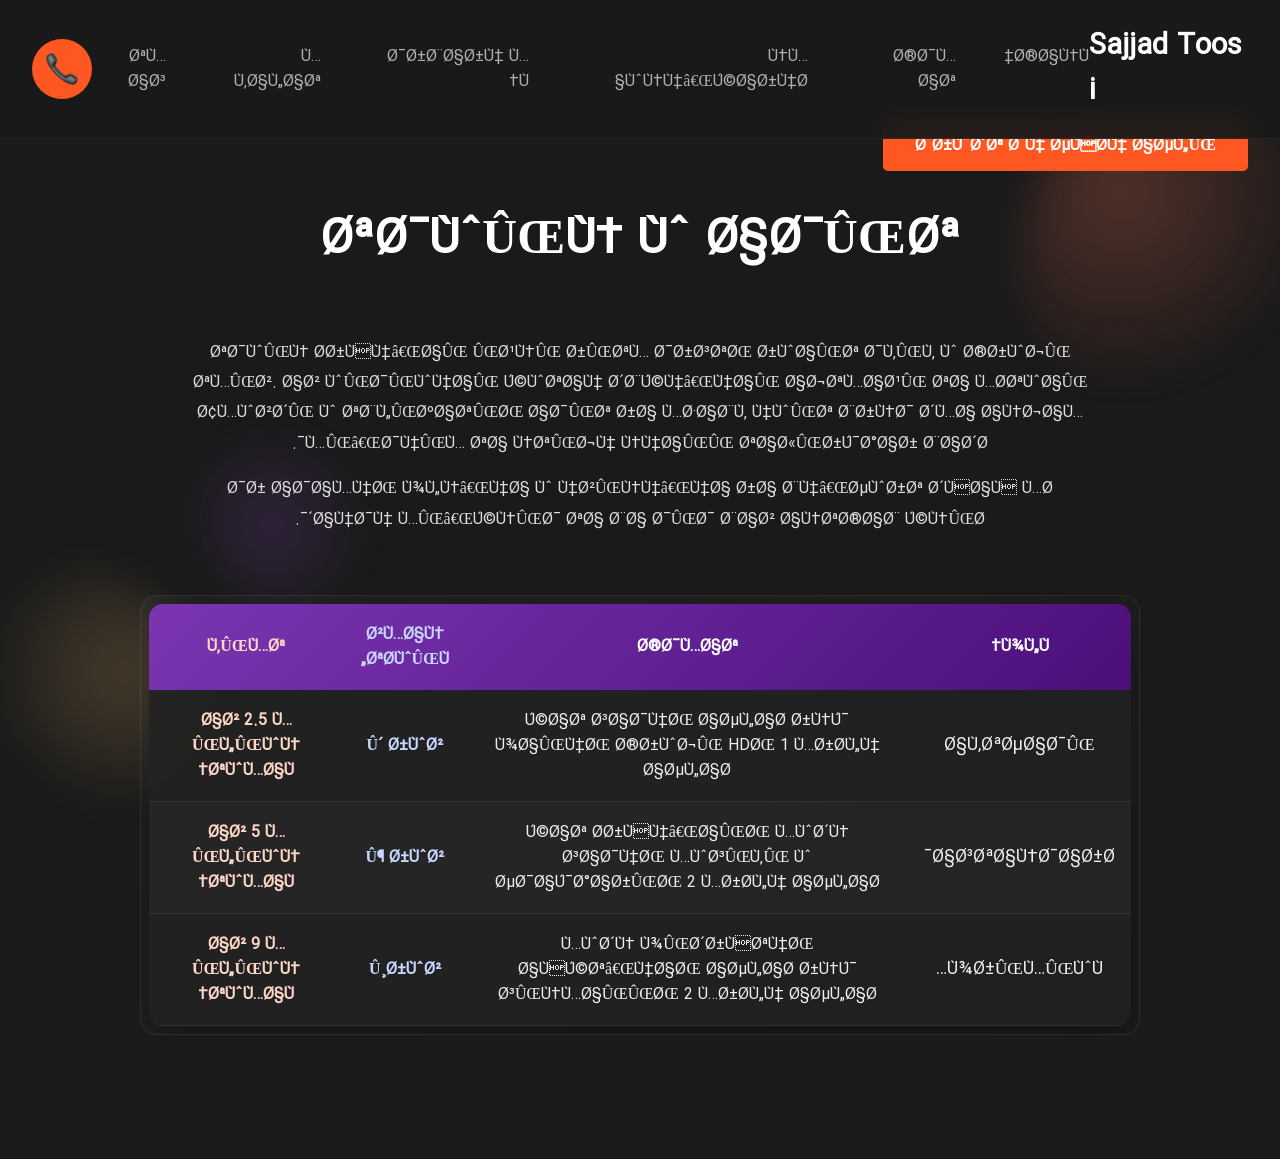
<file: Template/edit.html>
﻿<!DOCTYPE html>
<html lang="fa" dir="rtl">
<head>
    <meta charset="UTF-8">
    <meta name="viewport" content="width=device-width, initial-scale=1.0">
    <title>Ø³Ø¬Ø§Ø¯ Ø·ÙˆØ³ÛŒ - ØªØ¯ÙˆÛŒÙ† Ùˆ Ø§Ø¯ÛŒØª</title>
    <meta name="description" content="Ø®Ø¯Ù…Ø§Øª ØªØ¯ÙˆÛŒÙ† Ùˆ Ø§Ø¯ÛŒØª ØªÙˆØ³Ø· Ø³Ø¬Ø§Ø¯ Ø·ÙˆØ³ÛŒØ› ØªÙˆØ³Ø¹Ù‡â€ŒØ¯Ù‡Ù†Ø¯Ù‡ ÙÙˆÙ„â€ŒØ§Ø³ØªÚ© Ùˆ Ø®Ø§Ù„Ù‚ Ù…Ø­ØªÙˆØ§ÛŒ Ø¯ÛŒØ¬ÛŒØªØ§Ù„.">
    <link rel="canonical" href="https://sajjadtoosi.netlify.app/Template/edit.html">
    <meta property="og:type" content="website">
    <meta property="og:locale" content="fa_IR">
    <meta property="og:title" content="ØªØ¯ÙˆÛŒÙ† Ùˆ Ø§Ø¯ÛŒØª | Ø³Ø¬Ø§Ø¯ Ø·ÙˆØ³ÛŒ">
    <meta property="og:description" content="Ø®Ø¯Ù…Ø§Øª ØªØ¯ÙˆÛŒÙ† Ùˆ Ø§Ø¯ÛŒØª ØªÙˆØ³Ø· Ø³Ø¬Ø§Ø¯ Ø·ÙˆØ³ÛŒØ› ØªÙˆØ³Ø¹Ù‡â€ŒØ¯Ù‡Ù†Ø¯Ù‡ ÙÙˆÙ„â€ŒØ§Ø³ØªÚ© Ùˆ Ø®Ø§Ù„Ù‚ Ù…Ø­ØªÙˆØ§ÛŒ Ø¯ÛŒØ¬ÛŒØªØ§Ù„.">
    <meta property="og:url" content="https://sajjadtoosi.netlify.app/Template/edit.html">
    <meta property="og:image" content="https://sajjadtoosi.netlify.app/img/000.jpg">
    <meta name="twitter:card" content="summary_large_image">
    <meta name="twitter:title" content="ØªØ¯ÙˆÛŒÙ† Ùˆ Ø§Ø¯ÛŒØª | Ø³Ø¬Ø§Ø¯ Ø·ÙˆØ³ÛŒ">
    <meta name="twitter:description" content="Ø®Ø¯Ù…Ø§Øª ØªØ¯ÙˆÛŒÙ† Ùˆ Ø§Ø¯ÛŒØª ØªÙˆØ³Ø· Ø³Ø¬Ø§Ø¯ Ø·ÙˆØ³ÛŒØ› ØªÙˆØ³Ø¹Ù‡â€ŒØ¯Ù‡Ù†Ø¯Ù‡ ÙÙˆÙ„â€ŒØ§Ø³ØªÚ© Ùˆ Ø®Ø§Ù„Ù‚ Ù…Ø­ØªÙˆØ§ÛŒ Ø¯ÛŒØ¬ÛŒØªØ§Ù„.">
    <meta name="twitter:image" content="https://sajjadtoosi.netlify.app/img/000.jpg">
    <!-- Ø§Ø³ØªØ§ÛŒÙ„â€ŒÙ‡Ø§ÛŒ Ù…Ø´ØªØ±Ú© ØµÙØ­Ø§Øª Ø¯Ø§Ø®Ù„ÛŒ -->
    <link rel="stylesheet" href="../css/pages.css">
</head>
<body>
    <!-- Ø¨Ú©â€ŒÚ¯Ø±Ø§Ù†Ø¯ ØªØ²Ø¦ÛŒÙ†ÛŒ Ø§Ø®ØªØµØ§ØµÛŒ ØµÙØ­Ù‡ -->
    <div class="page-bg edit-bg" aria-hidden="true">
        <span class="bg-orb orb-1"></span>
        <span class="bg-orb orb-2"></span>
        <span class="bg-orb orb-3"></span>
    </div>
    <!-- Ù‡Ø¯Ø± Ùˆ Ù…Ù†ÙˆÛŒ Ù†Ø§ÙˆØ¨Ø±ÛŒ -->
    <header>
        <nav>
            <div class="logo font-display">
                <span>S</span><span>a</span><span>j</span><span>j</span><span>a</span><span>d</span> <span>T</span><span>o</span><span>o</span><span>s</span><span>i</span>
            </div>
            <!-- Ù„ÛŒÙ†Ú©â€ŒÙ‡Ø§ÛŒ Ù…Ù†Ùˆ -->
            <ul class="nav-links">
                <li><a href="../index.html">Ø®Ø§Ù†Ù‡</a></li>
                <li><a href="../index.html#services">Ø®Ø¯Ù…Ø§Øª</a></li>
                <li><a href="../index.html#portfolio">Ù†Ù…ÙˆÙ†Ù‡â€ŒÚ©Ø§Ø±Ù‡Ø§</a></li>
                <li><a href="../index.html#about">Ø¯Ø±Ø¨Ø§Ø±Ù‡ Ù…Ù†</a></li>
                <li><a href="articles.html">Ù…Ù‚Ø§Ù„Ø§Øª</a></li>
                <li><a href="../index.html#contact">ØªÙ…Ø§Ø³</a></li>
            </ul>
            <!-- Ø¯Ú©Ù…Ù‡ ØªÙ…Ø§Ø³ Ø³Ø±ÛŒØ¹ -->
            <a href="../index.html#contact" class="cta-btn phone-icon" title="ØªÙ…Ø§Ø³ Ø¨Ø§ Ù…Ù†">
                <img src="../img/(@CCina_design)telephone-receiver_1f4de.png" alt="ØªÙ…Ø§Ø³" loading="lazy" decoding="async">
            </a>
            <!-- Ø¢ÛŒÚ©Ù† Ù…Ù†ÙˆÛŒ Ù‡Ù…Ø¨Ø±Ú¯Ø±ÛŒ (Ù…ÙˆØ¨Ø§ÛŒÙ„) -->
            <div class="menu-toggle">
                <span></span>
                <span></span>
                <span></span>
            </div>
        </nav>
    </header>

    <!-- Ù…Ø­ØªÙˆØ§ÛŒ Ø§ØµÙ„ÛŒ -->
    <section class="articles">
        <!-- Ø¯Ú©Ù…Ù‡ Ø¨Ø§Ø²Ú¯Ø´Øª -->
        <a href="../index.html" class="back-btn">Ø¨Ø±Ú¯Ø´Øª Ø¨Ù‡ ØµÙØ­Ù‡ Ø§ØµÙ„ÛŒ</a>
        <h1>ØªØ¯ÙˆÛŒÙ† Ùˆ Ø§Ø¯ÛŒØª</h1>

        <!-- ØªÙˆØ¶ÛŒØ­Ø§Øª Ù…Ø¹Ø±ÙÛŒ Ø®Ø¯Ù…Øª -->
        <section class="service-intro">
            <p>
                ØªØ¯ÙˆÛŒÙ† Ø­Ø±ÙÙ‡â€ŒØ§ÛŒ ÛŒØ¹Ù†ÛŒ Ø±ÛŒØªÙ… Ø¯Ø±Ø³ØªØŒ Ø±ÙˆØ§ÛŒØª Ø¯Ù‚ÛŒÙ‚ Ùˆ Ø®Ø±ÙˆØ¬ÛŒ ØªÙ…ÛŒØ². Ø§Ø² ÙˆÛŒØ¯ÛŒÙˆÙ‡Ø§ÛŒ
                Ú©ÙˆØªØ§Ù‡ Ø´Ø¨Ú©Ù‡â€ŒÙ‡Ø§ÛŒ Ø§Ø¬ØªÙ…Ø§Ø¹ÛŒ ØªØ§ Ù…Ø­ØªÙˆØ§ÛŒ Ø¢Ù…ÙˆØ²Ø´ÛŒ Ùˆ ØªØ¨Ù„ÛŒØºØ§ØªÛŒØŒ Ø§Ø¯ÛŒØª Ø±Ø§ Ù…Ø·Ø§Ø¨Ù‚
                Ù‡ÙˆÛŒØª Ø¨Ø±Ù†Ø¯ Ø´Ù…Ø§ Ø§Ù†Ø¬Ø§Ù… Ù…ÛŒâ€ŒØ¯Ù‡ÛŒÙ… ØªØ§ Ù†ØªÛŒØ¬Ù‡ Ù†Ù‡Ø§ÛŒÛŒ ØªØ§Ø«ÛŒØ±Ú¯Ø°Ø§Ø± Ø¨Ø§Ø´Ø¯.
            </p>
            <p>
                Ø¯Ø± Ø§Ø¯Ø§Ù…Ù‡ØŒ Ù¾Ù„Ù†â€ŒÙ‡Ø§ Ùˆ Ù‡Ø²ÛŒÙ†Ù‡â€ŒÙ‡Ø§ Ø±Ø§ Ø¨Ù‡â€ŒØµÙˆØ±Øª Ø´ÙØ§Ù Ù…Ø´Ø§Ù‡Ø¯Ù‡ Ù…ÛŒâ€ŒÚ©Ù†ÛŒØ¯
                ØªØ§ Ø¨Ø§ Ø¯ÛŒØ¯ Ø¨Ø§Ø² Ø§Ù†ØªØ®Ø§Ø¨ Ú©Ù†ÛŒØ¯.
            </p>
        </section>

        <!-- Ø¬Ø¯ÙˆÙ„â€ŒÙ‡Ø§ÛŒ Ù‚ÛŒÙ…Øªâ€ŒÚ¯Ø°Ø§Ø±ÛŒ -->
        <section class="pricing">
            <div class="pricing-table-wrapper">
                <table class="pricing-table purple-header">
                    <thead>
                        <tr>
                            <th>Ù¾Ù„Ù†</th>
                            <th>Ø®Ø¯Ù…Ø§Øª</th>
                            <th>Ø²Ù…Ø§Ù† ØªØ­ÙˆÛŒÙ„</th>
                            <th>Ù‚ÛŒÙ…Øª</th>
                        </tr>
                    </thead>
                    <tbody>
                        <tr>
                            <td>Ø§Ù‚ØªØµØ§Ø¯ÛŒ</td>
                            <td>Ú©Ø§Øª Ø³Ø§Ø¯Ù‡ØŒ Ø§ØµÙ„Ø§Ø­ Ø±Ù†Ú¯ Ù¾Ø§ÛŒÙ‡ØŒ Ø®Ø±ÙˆØ¬ÛŒ HDØŒ 1 Ù…Ø±Ø­Ù„Ù‡ Ø§ØµÙ„Ø§Ø­</td>
                            <td>Û´ Ø±ÙˆØ²</td>
                            <td>Ø§Ø² 2.5 Ù…ÛŒÙ„ÛŒÙˆÙ† ØªÙˆÙ…Ø§Ù†</td>
                        </tr>
                        <tr>
                            <td>Ø§Ø³ØªØ§Ù†Ø¯Ø§Ø±Ø¯</td>
                            <td>Ú©Ø§Øª Ø­Ø±ÙÙ‡â€ŒØ§ÛŒØŒ Ù…ÙˆØ´Ù† Ø³Ø§Ø¯Ù‡ØŒ Ù…ÙˆØ³ÛŒÙ‚ÛŒ Ùˆ ØµØ¯Ø§Ú¯Ø°Ø§Ø±ÛŒØŒ 2 Ù…Ø±Ø­Ù„Ù‡ Ø§ØµÙ„Ø§Ø­</td>
                            <td>Û¶ Ø±ÙˆØ²</td>
                            <td>Ø§Ø² 5 Ù…ÛŒÙ„ÛŒÙˆÙ† ØªÙˆÙ…Ø§Ù†</td>
                        </tr>
                        <tr>
                            <td>Ù¾Ø±ÛŒÙ…ÛŒÙˆÙ…</td>
                            <td>Ù…ÙˆØ´Ù† Ù¾ÛŒØ´Ø±ÙØªÙ‡ØŒ Ø§ÙÚ©Øªâ€ŒÙ‡Ø§ØŒ Ø§ØµÙ„Ø§Ø­ Ø±Ù†Ú¯ Ø³ÛŒÙ†Ù…Ø§ÛŒÛŒØŒ 2 Ù…Ø±Ø­Ù„Ù‡ Ø§ØµÙ„Ø§Ø­</td>
                            <td>Û¸ Ø±ÙˆØ²</td>
                            <td>Ø§Ø² 9 Ù…ÛŒÙ„ÛŒÙˆÙ† ØªÙˆÙ…Ø§Ù†</td>
                        </tr>
                    </tbody>
                </table>
            </div>
        </section>
    </section>
    <!-- Ø§Ø³Ú©Ø±ÛŒÙ¾Øªâ€ŒÙ‡Ø§ÛŒ ØµÙØ­Ø§Øª Ø¯Ø§Ø®Ù„ÛŒ -->
    <script src="../scripts/pages.js"></script>
</body>
</html>
</file>
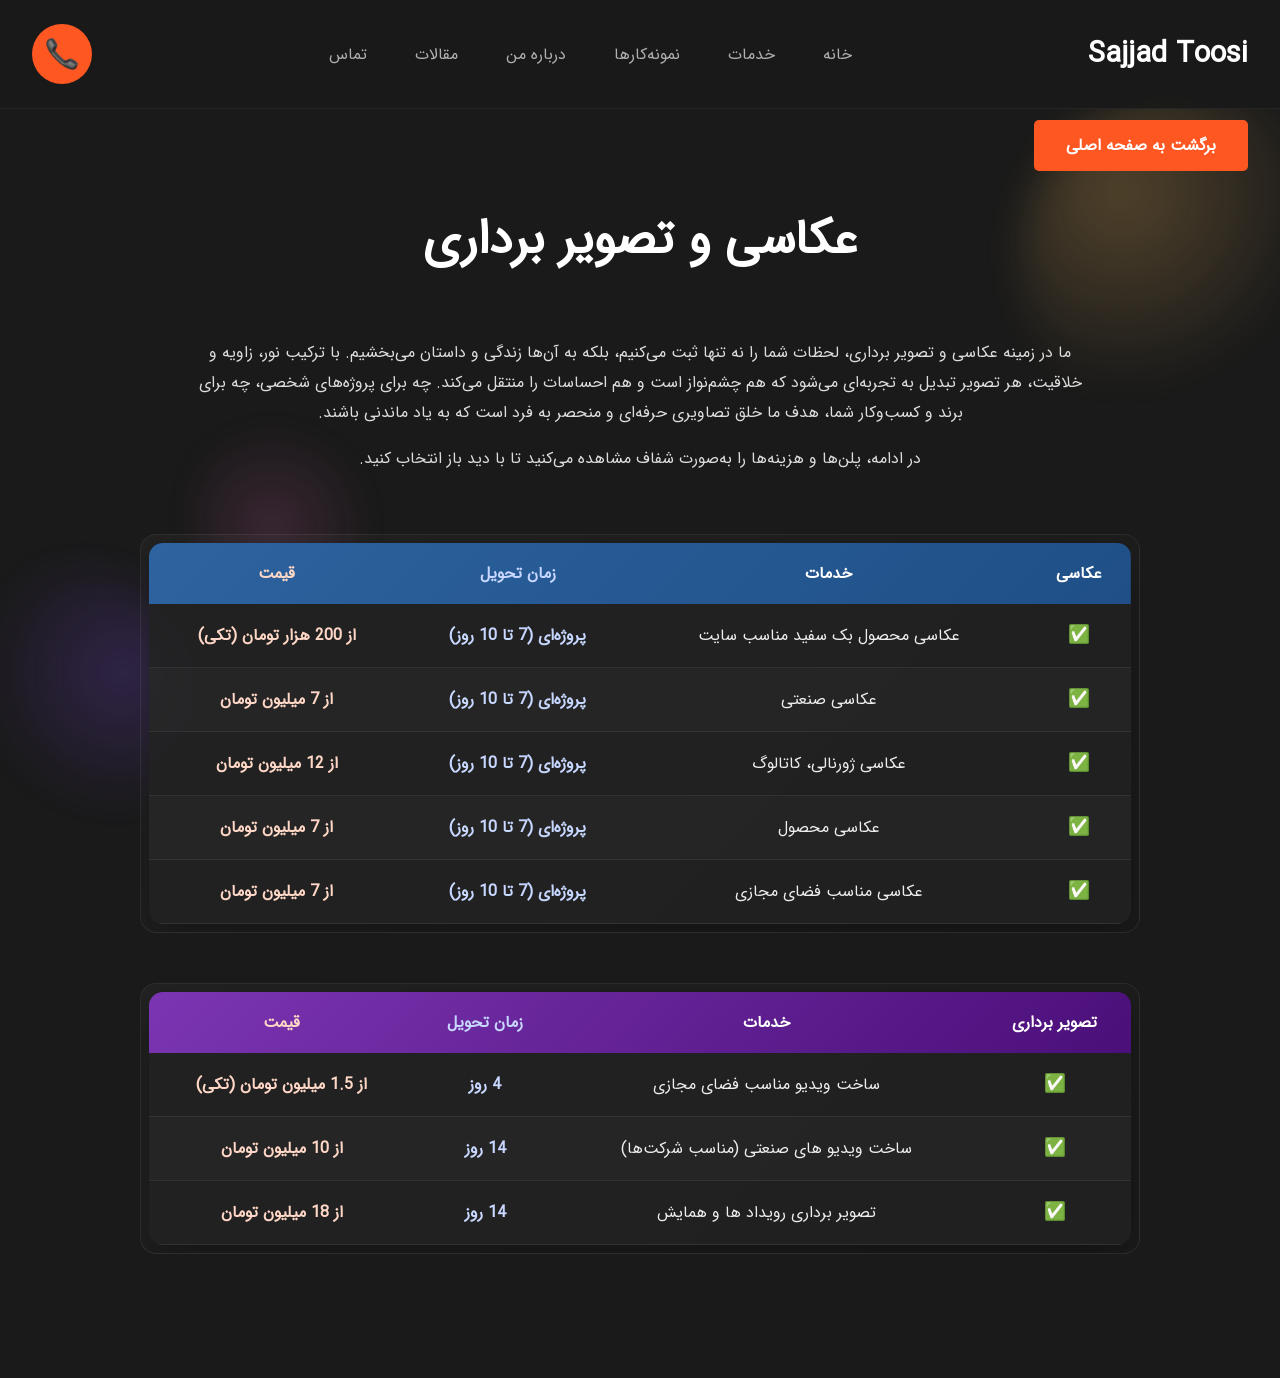
<file: Template/photo.html>
﻿<!DOCTYPE html>
<html lang="fa" dir="rtl">
<head>
    <meta charset="UTF-8">
    <meta name="viewport" content="width=device-width, initial-scale=1.0">
    <title>سجاد طوسی - عکاسی و تصویر برداری</title>
    <meta name="description" content="خدمات عکاسی و تصویر برداری توسط سجاد طوسی؛ توسعه‌دهنده فول‌استک و خالق محتوای دیجیتال.">
    <link rel="canonical" href="https://sajjadtoosi.netlify.app/Template/photo.html">
    <meta property="og:type" content="website">
    <meta property="og:locale" content="fa_IR">
    <meta property="og:title" content="عکاسی و تصویر برداری | سجاد طوسی">
    <meta property="og:description" content="خدمات عکاسی و تصویر برداری توسط سجاد طوسی؛ توسعه‌دهنده فول‌استک و خالق محتوای دیجیتال.">
    <meta property="og:url" content="https://sajjadtoosi.netlify.app/Template/photo.html">
    <meta property="og:image" content="https://sajjadtoosi.netlify.app/img/000.jpg">
    <meta name="twitter:card" content="summary_large_image">
    <meta name="twitter:title" content="عکاسی و تصویر برداری | سجاد طوسی">
    <meta name="twitter:description" content="خدمات عکاسی و تصویر برداری توسط سجاد طوسی؛ توسعه‌دهنده فول‌استک و خالق محتوای دیجیتال.">
    <meta name="twitter:image" content="https://sajjadtoosi.netlify.app/img/000.jpg">
    <!-- استایل‌های مشترک صفحات داخلی -->
    <link rel="stylesheet" href="../css/pages.css">
</head>
<body>
    <!-- بک‌گراند تزئینی اختصاصی صفحه -->
    <div class="page-bg photo-bg" aria-hidden="true">
        <span class="bg-orb orb-1"></span>
        <span class="bg-orb orb-2"></span>
        <span class="bg-orb orb-3"></span>
    </div>
    <!-- هدر و منوی ناوبری -->
    <header>
        <nav>
            <div class="logo font-display">
                <span>S</span><span>a</span><span>j</span><span>j</span><span>a</span><span>d</span> <span>T</span><span>o</span><span>o</span><span>s</span><span>i</span>
            </div>
            <!-- لینک‌های منو -->
            <ul class="nav-links">
                <li><a href="../index.html">خانه</a></li>
                <li><a href="../index.html#services">خدمات</a></li>
                <li><a href="../index.html#portfolio">نمونه‌کارها</a></li>
                <li><a href="../index.html#about">درباره من</a></li>
                <li><a href="articles.html">مقالات</a></li>
                <li><a href="../index.html#contact">تماس</a></li>
            </ul>
            <!-- دکمه تماس سریع -->
            <a href="../index.html#contact" class="cta-btn phone-icon" title="تماس با من">
                <img src="../img/(@CCina_design)telephone-receiver_1f4de.png" alt="تماس" loading="lazy" decoding="async">
            </a>
            <!-- آیکن منوی همبرگری (موبایل) -->
            <div class="menu-toggle">
                <span></span>
                <span></span>
                <span></span>
            </div>
        </nav>
    </header>

    <!-- محتوای اصلی -->
    <section class="articles">
        <!-- دکمه بازگشت -->
        <a href="../index.html" class="back-btn">برگشت به صفحه اصلی</a>
        <h1>عکاسی و تصویر برداری</h1>

        <!-- توضیحات معرفی خدمت -->
        <section class="service-intro">
            <p>
                ما در زمینه عکاسی و تصویر برداری، لحظات شما را نه تنها ثبت می‌کنیم، بلکه به آن‌ها زندگی و داستان می‌بخشیم. با ترکیب نور، زاویه و خلاقیت، هر تصویر تبدیل به تجربه‌ای می‌شود که هم چشم‌نواز است و هم احساسات را منتقل می‌کند. چه برای پروژه‌های شخصی، چه برای برند و کسب‌وکار شما، هدف ما خلق تصاویری حرفه‌ای و منحصر به فرد است که به یاد ماندنی باشند.
            </p>
            <p>
                در ادامه، پلن‌ها و هزینه‌ها را به‌صورت شفاف مشاهده می‌کنید
                تا با دید باز انتخاب کنید.
            </p>
        </section>

        <!-- جدول‌های قیمت‌گذاری -->
        <section class="pricing">
            <!-- جدول اول - عکاسی -->
            <div class="pricing-table-wrapper">
                <table class="pricing-table">
                    <thead>
                        <tr>
                            <th>عکاسی</th>
                            <th>خدمات</th>
                            <th>زمان تحویل</th>
                            <th>قیمت</th>
                        </tr>
                    </thead>
                    <tbody>
                        <tr>
                            <td>✅</td>
                            <td>عکاسی محصول بک سفید مناسب سایت</td>
                            <td>پروژه‌ای (7 تا 10 روز)</td>
                            <td>از 200 هزار تومان (تکی)</td>
                        </tr>
                        <tr>
                            <td>✅</td>
                            <td>عکاسی صنعتی</td>
                            <td>پروژه‌ای (7 تا 10 روز)</td>
                            <td>از 7 میلیون تومان</td>
                        </tr>
                        <tr>
                            <td>✅</td>
                            <td>عکاسی ژورنالی، کاتالوگ</td>
                            <td>پروژه‌ای (7 تا 10 روز)</td>
                            <td>از 12 میلیون تومان</td>
                        </tr>
                        <tr>
                            <td>✅</td>
                            <td>عکاسی محصول</td>
                            <td>پروژه‌ای (7 تا 10 روز)</td>
                            <td>از 7 میلیون تومان</td>
                        </tr>
                        <tr>
                            <td>✅</td>
                            <td>عکاسی مناسب فضای مجازی</td>
                            <td>پروژه‌ای (7 تا 10 روز)</td>
                            <td>از 7 میلیون تومان</td>
                        </tr>
                    </tbody>
                </table>
            </div>

            <br><br>

            <!-- جدول دوم - تصویر برداری -->
            <div class="pricing-table-wrapper">
                <table class="pricing-table purple-header">
                    <thead>
                        <tr>
                            <th>تصویر برداری</th>
                            <th>خدمات</th>
                            <th>زمان تحویل</th>
                            <th>قیمت</th>
                        </tr>
                    </thead>
                    <tbody>
                        <tr>
                            <td>✅</td>
                            <td>ساخت ویدیو مناسب فضای مجازی</td>
                            <td>4 روز</td>
                            <td>از 1.5 میلیون تومان (تکی)</td>
                        </tr>
                        <tr>
                            <td>✅</td>
                            <td>ساخت ویدیو های صنعتی (مناسب شرکت‌ها)</td>
                            <td>14 روز</td>
                            <td>از 10 میلیون تومان</td>
                        </tr>
                        <tr>
                            <td>✅</td>
                            <td>تصویر برداری رویداد ها و همایش</td>
                            <td>14 روز</td>
                            <td>از 18 میلیون تومان</td>
                        </tr>
                    </tbody>
                </table>
            </div>
        </section>
    </section>
    <!-- اسکریپت‌های صفحات داخلی -->
    <script src="../scripts/pages.js"></script>
</body>
</html>
</file>
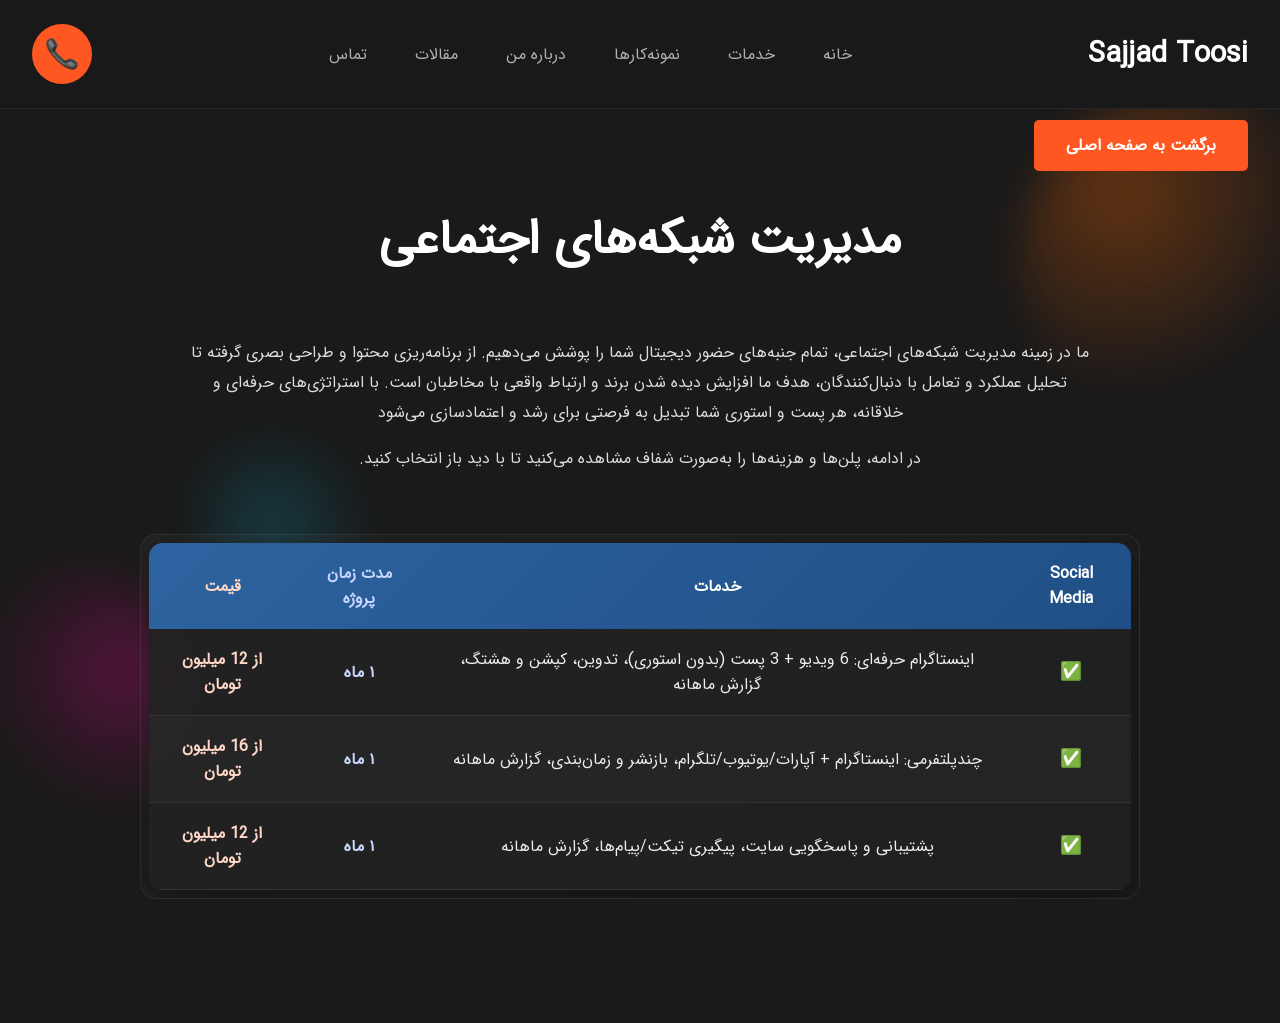
<file: Template/social.html>
﻿<!DOCTYPE html>
<html lang="fa" dir="rtl">
<head>
    <meta charset="UTF-8">
    <meta name="viewport" content="width=device-width, initial-scale=1.0">
    <title>سجاد طوسی - مدیریت شبکه‌های اجتماعی</title>
    <meta name="description" content="خدمات مدیریت شبکه‌های اجتماعی توسط سجاد طوسی؛ توسعه‌دهنده فول‌استک و خالق محتوای دیجیتال.">
    <link rel="canonical" href="https://sajjadtoosi.netlify.app/Template/social.html">
    <meta property="og:type" content="website">
    <meta property="og:locale" content="fa_IR">
    <meta property="og:title" content="مدیریت شبکه‌های اجتماعی | سجاد طوسی">
    <meta property="og:description" content="خدمات مدیریت شبکه‌های اجتماعی توسط سجاد طوسی؛ توسعه‌دهنده فول‌استک و خالق محتوای دیجیتال.">
    <meta property="og:url" content="https://sajjadtoosi.netlify.app/Template/social.html">
    <meta property="og:image" content="https://sajjadtoosi.netlify.app/img/000.jpg">
    <meta name="twitter:card" content="summary_large_image">
    <meta name="twitter:title" content="مدیریت شبکه‌های اجتماعی | سجاد طوسی">
    <meta name="twitter:description" content="خدمات مدیریت شبکه‌های اجتماعی توسط سجاد طوسی؛ توسعه‌دهنده فول‌استک و خالق محتوای دیجیتال.">
    <meta name="twitter:image" content="https://sajjadtoosi.netlify.app/img/000.jpg">
    <!-- استایل‌های مشترک صفحات داخلی -->
    <link rel="stylesheet" href="../css/pages.css">
</head>
<body>
    <!-- بک‌گراند تزئینی اختصاصی صفحه -->
    <div class="page-bg social-bg" aria-hidden="true">
        <span class="bg-orb orb-1"></span>
        <span class="bg-orb orb-2"></span>
        <span class="bg-orb orb-3"></span>
    </div>
    <!-- هدر و منوی ناوبری -->
    <header>
        <nav>
            <div class="logo font-display">
                <span>S</span><span>a</span><span>j</span><span>j</span><span>a</span><span>d</span> <span>T</span><span>o</span><span>o</span><span>s</span><span>i</span>
            </div>
            <!-- لینک‌های منو -->
            <ul class="nav-links">
                <li><a href="../index.html">خانه</a></li>
                <li><a href="../index.html#services">خدمات</a></li>
                <li><a href="../index.html#portfolio">نمونه‌کارها</a></li>
                <li><a href="../index.html#about">درباره من</a></li>
                <li><a href="articles.html">مقالات</a></li>
                <li><a href="../index.html#contact">تماس</a></li>
            </ul>
            <!-- دکمه تماس سریع -->
            <a href="../index.html#contact" class="cta-btn phone-icon" title="تماس با من">
                <img src="../img/(@CCina_design)telephone-receiver_1f4de.png" alt="تماس" loading="lazy" decoding="async">
            </a>
            <!-- آیکن منوی همبرگری (موبایل) -->
            <div class="menu-toggle">
                <span></span>
                <span></span>
                <span></span>
            </div>
        </nav>
    </header>

    <!-- محتوای اصلی -->
    <section class="articles">
        <!-- دکمه بازگشت -->
        <a href="../index.html" class="back-btn">برگشت به صفحه اصلی</a>
        <h1>مدیریت شبکه‌های اجتماعی</h1>

        <!-- توضیحات معرفی خدمت -->
        <section class="service-intro">
            <p>
                ما در زمینه مدیریت شبکه‌های اجتماعی، تمام جنبه‌های حضور دیجیتال شما را پوشش می‌دهیم. از برنامه‌ریزی محتوا و طراحی بصری گرفته تا تحلیل عملکرد و تعامل با دنبال‌کنندگان، هدف ما افزایش دیده شدن برند و ارتباط واقعی با مخاطبان است. با استراتژی‌های حرفه‌ای و خلاقانه، هر پست و استوری شما تبدیل به فرصتی برای رشد و اعتمادسازی می‌شود
            </p>
            <p>
                در ادامه، پلن‌ها و هزینه‌ها را به‌صورت شفاف مشاهده می‌کنید
                تا با دید باز انتخاب کنید.
            </p>
        </section>

        <!-- جدول‌های قیمت‌گذاری -->
        <section class="pricing">
            <!-- جدول شبکه‌های اجتماعی -->
            <div class="pricing-table-wrapper">
                <table class="pricing-table">
                    <thead>
                        <tr>
                            <th>Social Media</th>
                            <th>خدمات</th>
                            <th>مدت زمان پروژه</th>
                            <th>قیمت</th>
                        </tr>
                    </thead>
                    <tbody>
                        <tr>
                            <td>✅</td>
                            <td>اینستاگرام حرفه‌ای: 6 ویدیو + 3 پست (بدون استوری)، تدوین، کپشن و هشتگ، گزارش ماهانه</td>
                            <td>۱ ماه</td>
                            <td>از 12 میلیون تومان</td>
                        </tr>
                        <tr>
                            <td>✅</td>
                            <td>چندپلتفرمی: اینستاگرام + آپارات/یوتیوب/تلگرام، بازنشر و زمان‌بندی، گزارش ماهانه</td>
                            <td>۱ ماه</td>
                            <td>از 16 میلیون تومان</td>
                        </tr>
                        <tr>
                            <td>✅</td>
                            <td>پشتیبانی و پاسخگویی سایت، پیگیری تیکت/پیام‌ها، گزارش ماهانه</td>
                            <td>۱ ماه</td>
                            <td>از 12 میلیون تومان</td>
                        </tr>
                    </tbody>
                </table>
            </div>
        </section>
    </section>
    <!-- اسکریپت‌های صفحات داخلی -->
    <script src="../scripts/pages.js"></script>
</body>
</html>
</file>
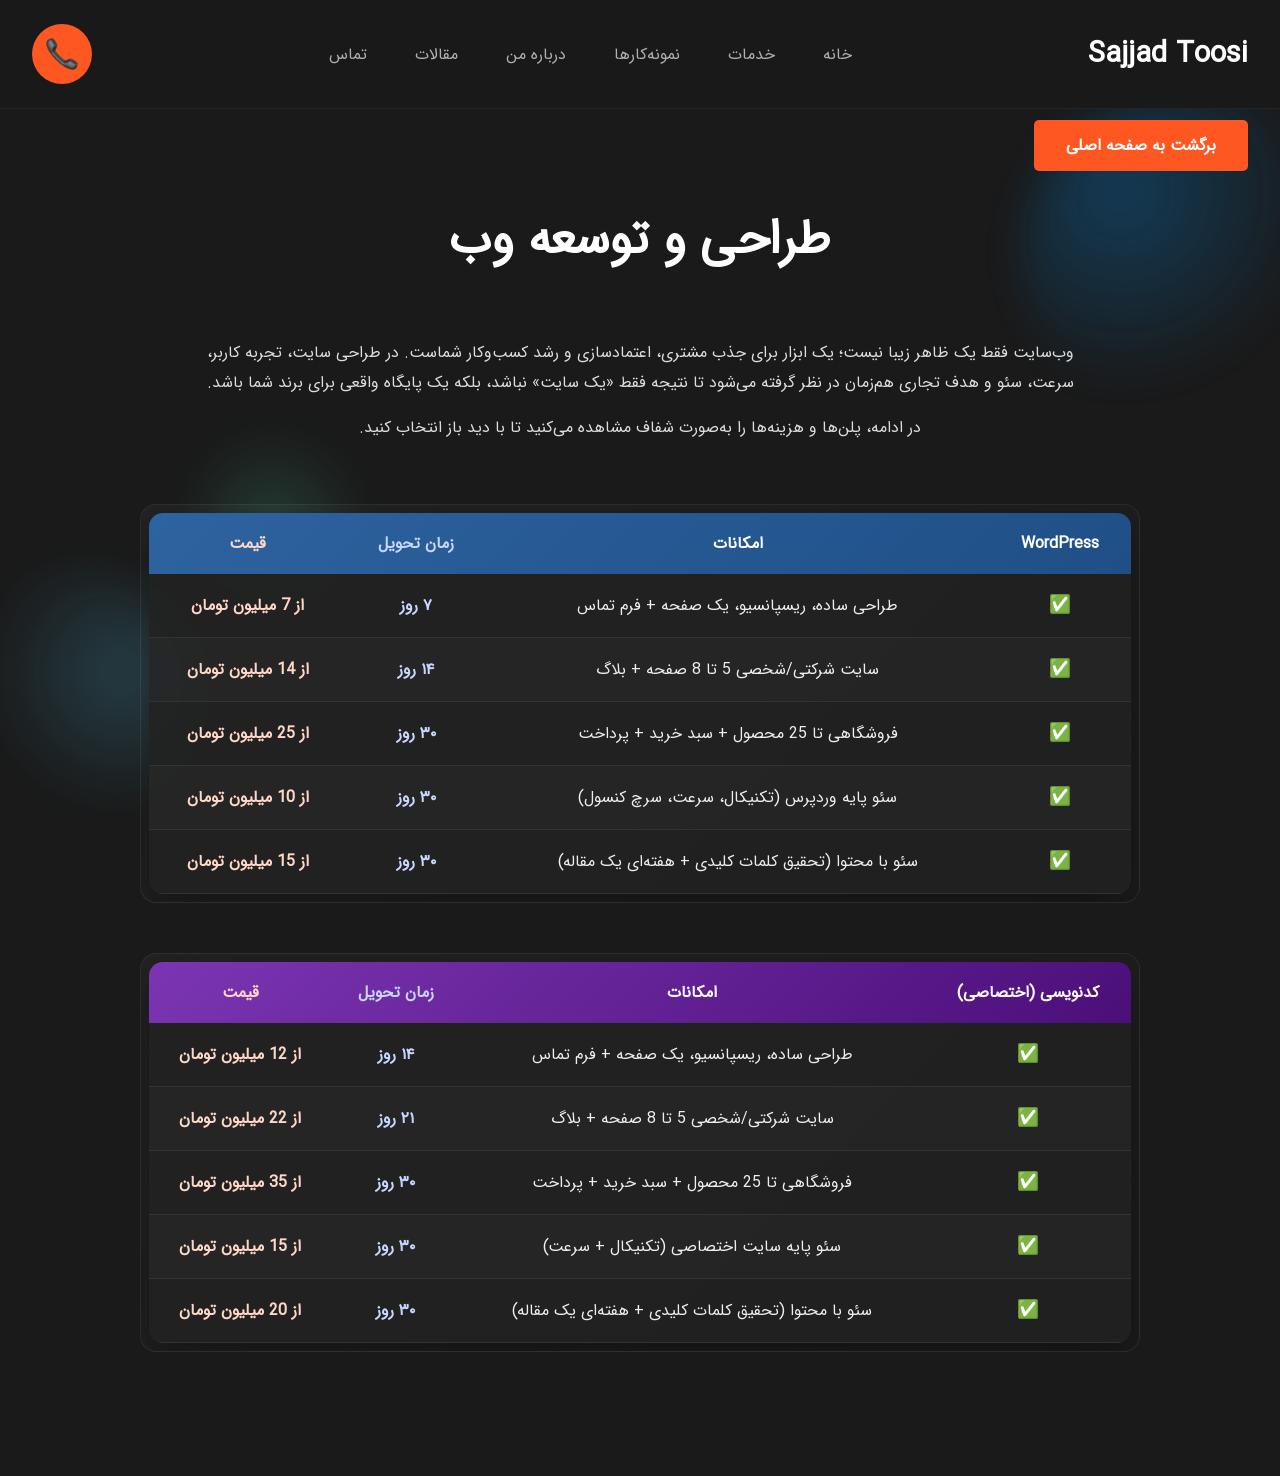
<file: Template/web.html>
﻿<!DOCTYPE html>
<html lang="fa" dir="rtl">
<head>
    <meta charset="UTF-8">
    <meta name="viewport" content="width=device-width, initial-scale=1.0">
    <title>سجاد طوسی - طراحی و توسعه وب</title>
    <meta name="description" content="خدمات طراحی و توسعه وب توسط سجاد طوسی؛ توسعه‌دهنده فول‌استک و خالق محتوای دیجیتال.">
    <link rel="canonical" href="https://sajjadtoosi.netlify.app/Template/web.html">
    <meta property="og:type" content="website">
    <meta property="og:locale" content="fa_IR">
    <meta property="og:title" content="طراحی و توسعه وب | سجاد طوسی">
    <meta property="og:description" content="خدمات طراحی و توسعه وب توسط سجاد طوسی؛ توسعه‌دهنده فول‌استک و خالق محتوای دیجیتال.">
    <meta property="og:url" content="https://sajjadtoosi.netlify.app/Template/web.html">
    <meta property="og:image" content="https://sajjadtoosi.netlify.app/img/000.jpg">
    <meta name="twitter:card" content="summary_large_image">
    <meta name="twitter:title" content="طراحی و توسعه وب | سجاد طوسی">
    <meta name="twitter:description" content="خدمات طراحی و توسعه وب توسط سجاد طوسی؛ توسعه‌دهنده فول‌استک و خالق محتوای دیجیتال.">
    <meta name="twitter:image" content="https://sajjadtoosi.netlify.app/img/000.jpg">
    <!-- استایل‌های مشترک صفحات داخلی -->
    <link rel="stylesheet" href="../css/pages.css">
</head>
<body>
    <!-- بک‌گراند تزئینی اختصاصی صفحه -->
    <div class="page-bg web-bg" aria-hidden="true">
        <span class="bg-orb orb-1"></span>
        <span class="bg-orb orb-2"></span>
        <span class="bg-orb orb-3"></span>
    </div>
    <!-- هدر و منوی ناوبری -->
    <header>
        <nav>
            <div class="logo font-display">
                <span>S</span><span>a</span><span>j</span><span>j</span><span>a</span><span>d</span> <span>T</span><span>o</span><span>o</span><span>s</span><span>i</span>
            </div>
            <!-- لینک‌های منو -->
            <ul class="nav-links">
                <li><a href="../index.html">خانه</a></li>
                <li><a href="../index.html#services">خدمات</a></li>
                <li><a href="../index.html#portfolio">نمونه‌کارها</a></li>
                <li><a href="../index.html#about">درباره من</a></li>
                <li><a href="articles.html">مقالات</a></li>
                <li><a href="../index.html#contact">تماس</a></li>
            </ul>
            <!-- دکمه تماس سریع -->
            <a href="../index.html#contact" class="cta-btn phone-icon" title="تماس با من">
                <img src="../img/(@CCina_design)telephone-receiver_1f4de.png" alt="تماس" loading="lazy" decoding="async">
            </a>
            <!-- آیکن منوی همبرگری (موبایل) -->
            <div class="menu-toggle">
                <span></span>
                <span></span>
                <span></span>
            </div>
        </nav>
    </header>

    <!-- محتوای اصلی -->
    <section class="articles">
        <!-- دکمه بازگشت -->
        <a href="../index.html" class="back-btn">برگشت به صفحه اصلی</a>
        <h1>طراحی و توسعه وب</h1>
        
        <!-- توضیحات معرفی خدمت -->
        <section class="service-intro">
            <p>
                وب‌سایت فقط یک ظاهر زیبا نیست؛ یک ابزار برای جذب مشتری، 
                اعتمادسازی و رشد کسب‌وکار شماست.
                در طراحی سایت، تجربه کاربر، سرعت، سئو و هدف تجاری
                هم‌زمان در نظر گرفته می‌شود تا نتیجه فقط «یک سایت»
                نباشد، بلکه یک پایگاه واقعی برای برند شما باشد.
            </p>
            <p>
                در ادامه، پلن‌ها و هزینه‌ها را به‌صورت شفاف مشاهده می‌کنید
                تا با دید باز انتخاب کنید.
            </p>
        </section>

        <!-- جدول‌های قیمت‌گذاری -->
        <section class="pricing">
            <!-- جدول اول - WordPress -->
            <div class="pricing-table-wrapper">
                <table class="pricing-table">
                    <thead>
                        <tr>
                            <th>WordPress</th>
                            <th>امکانات</th>
                            <th>زمان تحویل</th>
                            <th>قیمت</th>
                        </tr>
                    </thead>
                    <tbody>
                        <tr>
                            <td>✅</td>
                            <td>طراحی ساده، ریسپانسیو، یک صفحه + فرم تماس</td>
                            <td>۷ روز</td>
                            <td>از 7 میلیون تومان</td>
                        </tr>
                        <tr>
                            <td>✅</td>
                            <td>سایت شرکتی/شخصی 5 تا 8 صفحه + بلاگ</td>
                            <td>۱۴ روز</td>
                            <td>از 14 میلیون تومان</td>
                        </tr>
                        <tr>
                            <td>✅</td>
                            <td>فروشگاهی تا 25 محصول + سبد خرید + پرداخت</td>
                            <td>۳۰ روز</td>
                            <td>از 25 میلیون تومان</td>
                        </tr>
                        <tr>
                            <td>✅</td>
                            <td>سئو پایه وردپرس (تکنیکال، سرعت، سرچ کنسول)</td>
                            <td>۳۰ روز</td>
                            <td>از 10 میلیون تومان</td>
                        </tr>
                        <tr>
                            <td>✅</td>
                            <td>سئو با محتوا (تحقیق کلمات کلیدی + هفته‌ای یک مقاله)</td>
                            <td>۳۰ روز</td>
                            <td>از 15 میلیون تومان</td>
                        </tr>
                    </tbody>
                </table>
            </div>

            <br><br>

            <!-- جدول دوم - کدنویسی -->
            <div class="pricing-table-wrapper">
                <table class="pricing-table purple-header">
                    <thead>
                        <tr>
                            <th>کدنویسی (اختصاصی)</th>
                            <th>امکانات</th>
                            <th>زمان تحویل</th>
                            <th>قیمت</th>
                        </tr>
                    </thead>
                    <tbody>
                        <tr>
                            <td>✅</td>
                            <td>طراحی ساده، ریسپانسیو، یک صفحه + فرم تماس</td>
                            <td>۱۴ روز</td>
                            <td>از 12 میلیون تومان</td>
                        </tr>
                        <tr>
                            <td>✅</td>
                            <td>سایت شرکتی/شخصی 5 تا 8 صفحه + بلاگ</td>
                            <td>۲۱ روز</td>
                            <td>از 22 میلیون تومان</td>
                        </tr>
                        <tr>
                            <td>✅</td>
                            <td>فروشگاهی تا 25 محصول + سبد خرید + پرداخت</td>
                            <td>۳۰ روز</td>
                            <td>از 35 میلیون تومان</td>
                        </tr>
                        <tr>
                            <td>✅</td>
                            <td>سئو پایه سایت اختصاصی (تکنیکال + سرعت)</td>
                            <td>۳۰ روز</td>
                            <td>از 15 میلیون تومان</td>
                        </tr>
                        <tr>
                            <td>✅</td>
                            <td>سئو با محتوا (تحقیق کلمات کلیدی + هفته‌ای یک مقاله)</td>
                            <td>۳۰ روز</td>
                            <td>از 20 میلیون تومان</td>
                        </tr>
                    </tbody>
                </table>
            </div>
        </section>
    </section>
    <!-- اسکریپت‌های صفحات داخلی -->
    <script src="../scripts/pages.js"></script>
</body>
</html>
</file>
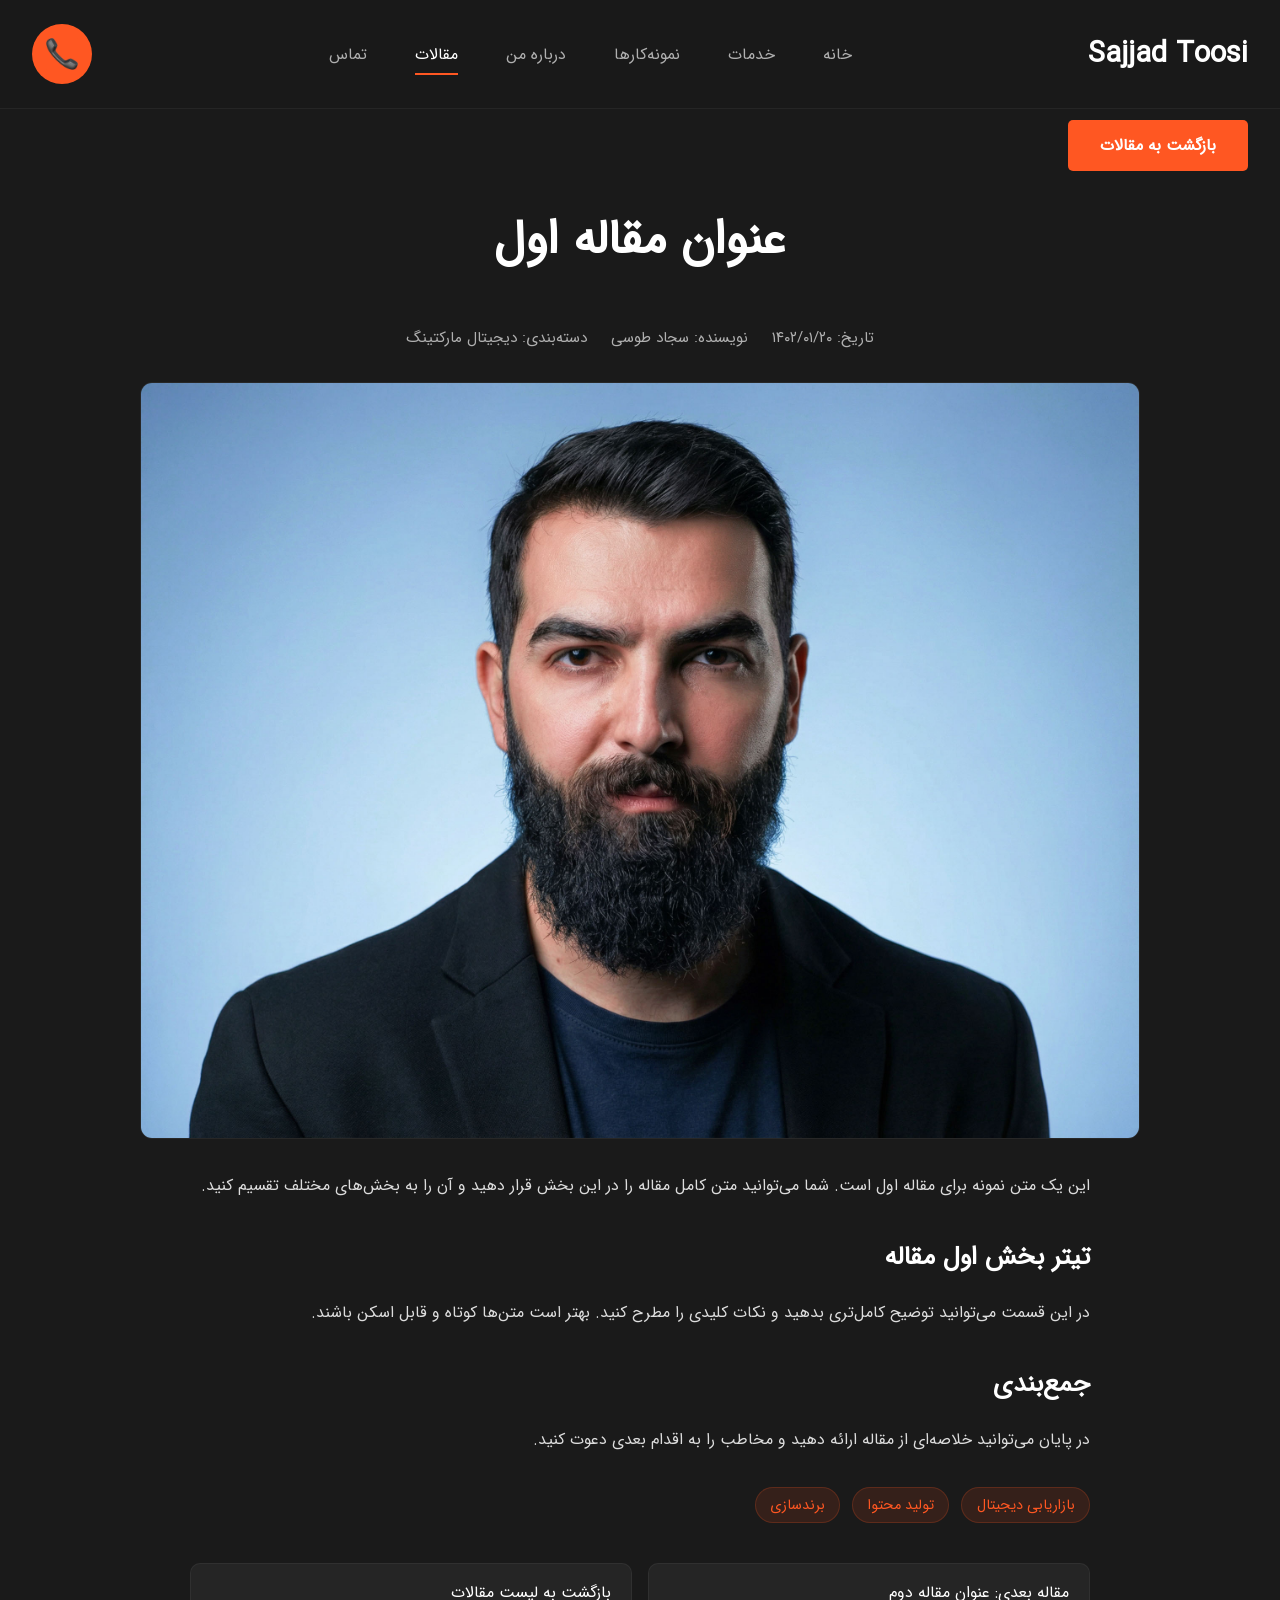
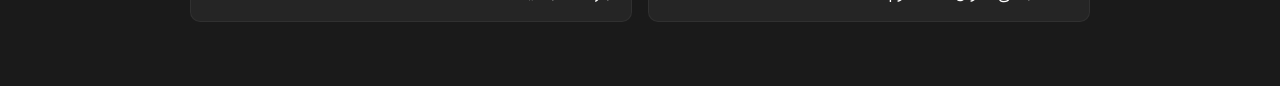
<file: Template/articles/article-1.html>
﻿<!DOCTYPE html>
<html lang="fa" dir="rtl">
<head>
    <meta charset="UTF-8">
    <meta name="viewport" content="width=device-width, initial-scale=1.0">
    <title>عنوان مقاله اول - سجاد طوسی</title>
    <meta name="description" content="عنوان مقاله اول - سجاد طوسی، توسعه‌دهنده فول‌استک و خالق محتوای دیجیتال.">
    <link rel="canonical" href="https://sajjadtoosi.netlify.app/Template/articles/article-1.html">
    <meta property="og:type" content="article">
    <meta property="og:locale" content="fa_IR">
    <meta property="og:title" content="عنوان مقاله اول">
    <meta property="og:description" content="عنوان مقاله اول - سجاد طوسی، توسعه‌دهنده فول‌استک و خالق محتوای دیجیتال.">
    <meta property="og:url" content="https://sajjadtoosi.netlify.app/Template/articles/article-1.html">
    <meta property="og:image" content="https://sajjadtoosi.netlify.app/img/000.jpg">
    <meta name="twitter:card" content="summary_large_image">
    <meta name="twitter:title" content="عنوان مقاله اول">
    <meta name="twitter:description" content="عنوان مقاله اول - سجاد طوسی، توسعه‌دهنده فول‌استک و خالق محتوای دیجیتال.">
    <meta name="twitter:image" content="https://sajjadtoosi.netlify.app/img/000.jpg">
    <!-- استایل‌های مشترک صفحات داخلی -->
    <link rel="stylesheet" href="../../css/pages.css">
</head>
<body>
    <!-- هدر و منوی ناوبری -->
    <header>
        <nav>
            <div class="logo font-display">
                <span>S</span><span>a</span><span>j</span><span>j</span><span>a</span><span>d</span> <span>T</span><span>o</span><span>o</span><span>s</span><span>i</span>
            </div>
            <!-- لینک‌های منو -->
            <ul class="nav-links">
                <li><a href="../../index.html">خانه</a></li>
                <li><a href="../../index.html#services">خدمات</a></li>
                <li><a href="../../index.html#portfolio">نمونه‌کارها</a></li>
                <li><a href="../../index.html#about">درباره من</a></li>
                <li><a href="../articles.html" class="active">مقالات</a></li>
                <li><a href="../../index.html#contact">تماس</a></li>
            </ul>
            <!-- دکمه تماس سریع -->
            <a href="../../index.html#contact" class="cta-btn phone-icon" title="تماس با من">
                <img src="../../img/(@CCina_design)telephone-receiver_1f4de.png" alt="تماس" loading="lazy" decoding="async">
            </a>
            <!-- آیکن منوی همبرگری (موبایل) -->
            <div class="menu-toggle">
                <span></span>
                <span></span>
                <span></span>
            </div>
        </nav>
    </header>

    <!-- محتوای مقاله -->
    <section class="articles">
        <a href="../articles.html" class="back-btn">بازگشت به مقالات</a>
        <div class="article-header">
            <h1>عنوان مقاله اول</h1>
            <div class="article-meta">
                <span>تاریخ: ۱۴۰۲/۰۱/۲۰</span>
                <span>نویسنده: سجاد طوسی</span>
                <span>دسته‌بندی: دیجیتال مارکتینگ</span>
            </div>
        </div>

        <div class="article-cover">
            <img src="../../img/000.jpg" alt="تصویر شاخص مقاله اول" loading="lazy" decoding="async">
        </div>

        <article class="article-content">
            <p>
                این یک متن نمونه برای مقاله اول است. شما می‌توانید متن کامل مقاله را
                در این بخش قرار دهید و آن را به بخش‌های مختلف تقسیم کنید.
            </p>

            <h2>تیتر بخش اول مقاله</h2>
            <p>
                در این قسمت می‌توانید توضیح کامل‌تری بدهید و نکات کلیدی را مطرح کنید.
                بهتر است متن‌ها کوتاه و قابل اسکن باشند.
            </p>

            <h2>جمع‌بندی</h2>
            <p>
                در پایان می‌توانید خلاصه‌ای از مقاله ارائه دهید و مخاطب را به اقدام
                بعدی دعوت کنید.
            </p>
        </article>

        <div class="article-tags">
            <a href="#" class="article-tag">بازاریابی دیجیتال</a>
            <a href="#" class="article-tag">تولید محتوا</a>
            <a href="#" class="article-tag">برندسازی</a>
        </div>

        <div class="article-nav">
            <a href="article-2.html">مقاله بعدی: عنوان مقاله دوم</a>
            <a href="../articles.html">بازگشت به لیست مقالات</a>
        </div>
    </section>

    <!-- اسکریپت‌های صفحات داخلی -->
    <script src="../../scripts/pages.js"></script>
</body>
</html>
</file>
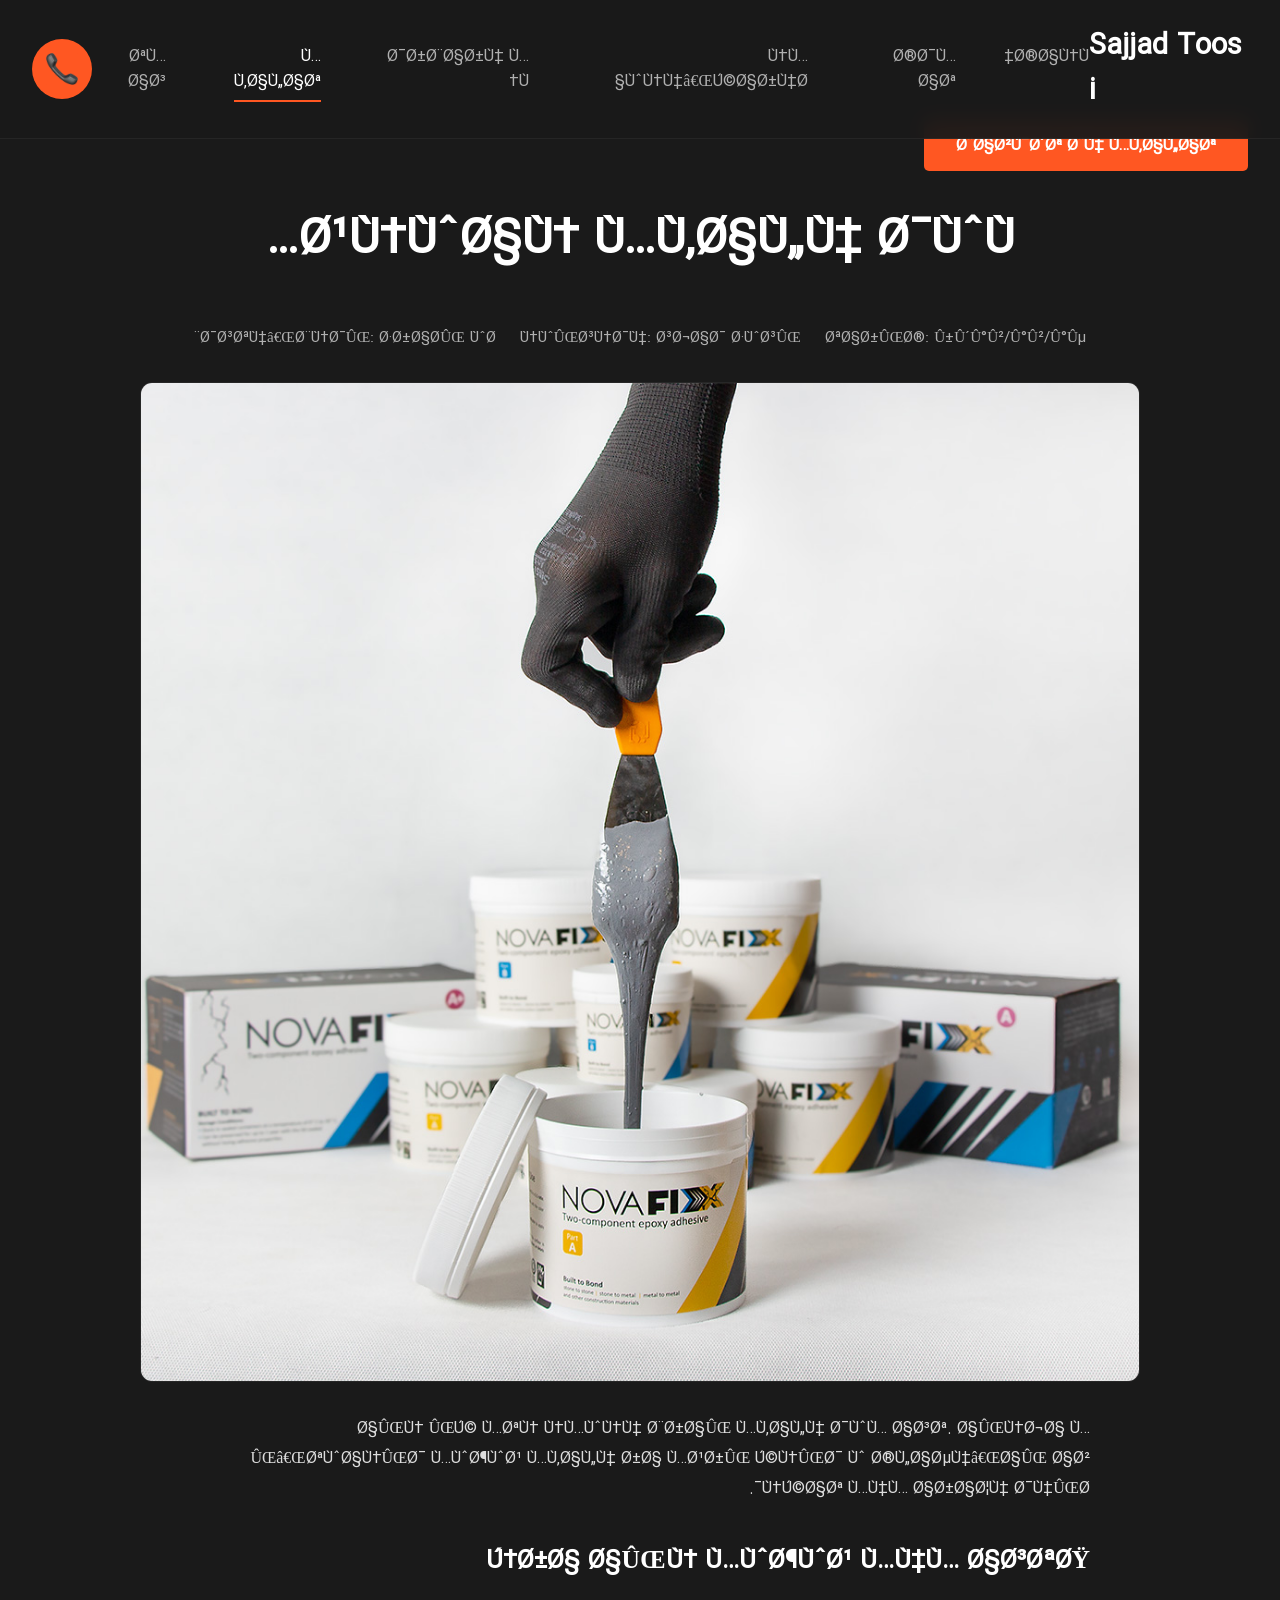
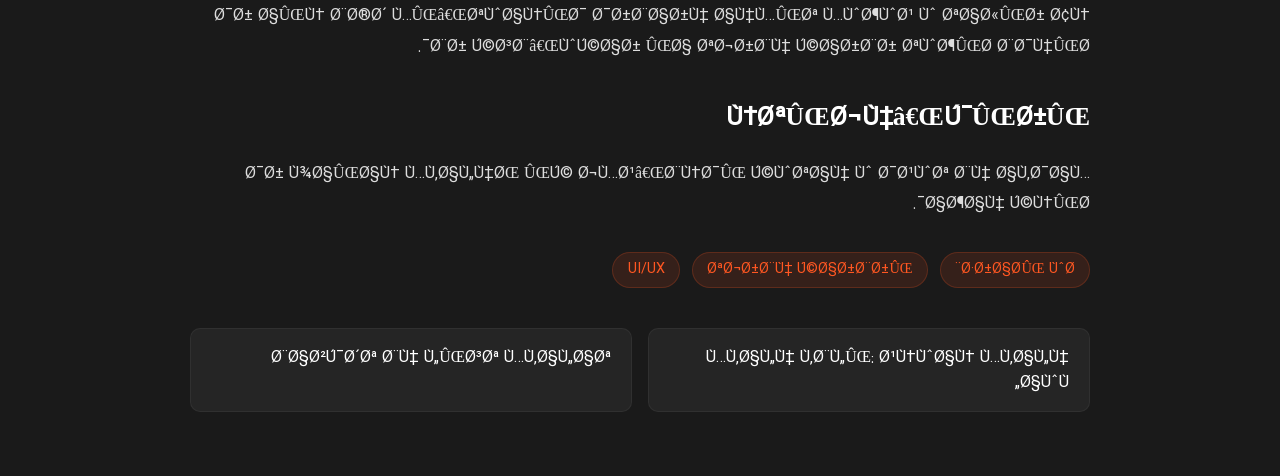
<file: Template/articles/article-2.html>
﻿<!DOCTYPE html>
<html lang="fa" dir="rtl">
<head>
    <meta charset="UTF-8">
    <meta name="viewport" content="width=device-width, initial-scale=1.0">
    <title>Ø¹Ù†ÙˆØ§Ù† Ù…Ù‚Ø§Ù„Ù‡ Ø¯ÙˆÙ… - Ø³Ø¬Ø§Ø¯ Ø·ÙˆØ³ÛŒ</title>
    <meta name="description" content="Ø¹Ù†ÙˆØ§Ù† Ù…Ù‚Ø§Ù„Ù‡ Ø¯ÙˆÙ… - Ø³Ø¬Ø§Ø¯ Ø·ÙˆØ³ÛŒØŒ ØªÙˆØ³Ø¹Ù‡â€ŒØ¯Ù‡Ù†Ø¯Ù‡ ÙˆÙ„â€ŒØ§Ø³ØªÚ© Ùˆ Ø®Ø§Ù„Ù‚ Ù…Ø­ØªÙˆØ§ÛŒ Ø¯ÛŒØ¬ÛŒØªØ§Ù„.">
    <link rel="canonical" href="https://sajjadtoosi.netlify.app/Template/articles/article-2.html">
    <meta property="og:type" content="article">
    <meta property="og:locale" content="fa_IR">
    <meta property="og:title" content="Ø¹Ù†ÙˆØ§Ù† Ù…Ù‚Ø§Ù„Ù‡ Ø¯ÙˆÙ…">
    <meta property="og:description" content="Ø¹Ù†ÙˆØ§Ù† Ù…Ù‚Ø§Ù„Ù‡ Ø¯ÙˆÙ… - Ø³Ø¬Ø§Ø¯ Ø·ÙˆØ³ÛŒØŒ ØªÙˆØ³Ø¹Ù‡â€ŒØ¯Ù‡Ù†Ø¯Ù‡ ÙˆÙ„â€ŒØ§Ø³ØªÚ© Ùˆ Ø®Ø§Ù„Ù‚ Ù…Ø­ØªÙˆØ§ÛŒ Ø¯ÛŒØ¬ÛŒØªØ§Ù„.">
    <meta property="og:url" content="https://sajjadtoosi.netlify.app/Template/articles/article-2.html">
    <meta property="og:image" content="https://sajjadtoosi.netlify.app/img/000.jpg">
    <meta name="twitter:card" content="summary_large_image">
    <meta name="twitter:title" content="Ø¹Ù†ÙˆØ§Ù† Ù…Ù‚Ø§Ù„Ù‡ Ø¯ÙˆÙ…">
    <meta name="twitter:description" content="Ø¹Ù†ÙˆØ§Ù† Ù…Ù‚Ø§Ù„Ù‡ Ø¯ÙˆÙ… - Ø³Ø¬Ø§Ø¯ Ø·ÙˆØ³ÛŒØŒ ØªÙˆØ³Ø¹Ù‡â€ŒØ¯Ù‡Ù†Ø¯Ù‡ ÙˆÙ„â€ŒØ§Ø³ØªÚ© Ùˆ Ø®Ø§Ù„Ù‚ Ù…Ø­ØªÙˆØ§ÛŒ Ø¯ÛŒØ¬ÛŒØªØ§Ù„.">
    <meta name="twitter:image" content="https://sajjadtoosi.netlify.app/img/000.jpg">
    <!-- Ø§Ø³ØªØ§ÛŒÙ„â€ŒÙ‡Ø§ÛŒ Ù…Ø´ØªØ±Ú© ØµØ­Ø§Øª Ø¯Ø§Ø®Ù„ÛŒ -->
    <link rel="stylesheet" href="../../css/pages.css">
</head>
<body>
    <!-- Ù‡Ø¯Ø± Ùˆ Ù…Ù†ÙˆÛŒ Ù†Ø§ÙˆØ¨Ø±ÛŒ -->
    <header>
        <nav>
            <div class="logo font-display">
                <span>S</span><span>a</span><span>j</span><span>j</span><span>a</span><span>d</span> <span>T</span><span>o</span><span>o</span><span>s</span><span>i</span>
            </div>
            <!-- Ù„ÛŒÙ†Ú©â€ŒÙ‡Ø§ÛŒ Ù…Ù†Ùˆ -->
            <ul class="nav-links">
                <li><a href="../../index.html">Ø®Ø§Ù†Ù‡</a></li>
                <li><a href="../../index.html#services">Ø®Ø¯Ù…Ø§Øª</a></li>
                <li><a href="../../index.html#portfolio">Ù†Ù…ÙˆÙ†Ù‡â€ŒÚ©Ø§Ø±Ù‡Ø§</a></li>
                <li><a href="../../index.html#about">Ø¯Ø±Ø¨Ø§Ø±Ù‡ Ù…Ù†</a></li>
                <li><a href="../articles.html" class="active">Ù…Ù‚Ø§Ù„Ø§Øª</a></li>
                <li><a href="../../index.html#contact">ØªÙ…Ø§Ø³</a></li>
            </ul>
            <!-- Ø¯Ú©Ù…Ù‡ ØªÙ…Ø§Ø³ Ø³Ø±ÛŒØ¹ -->
            <a href="../../index.html#contact" class="cta-btn phone-icon" title="ØªÙ…Ø§Ø³ Ø¨Ø§ Ù…Ù†">
                <img src="../../img/(@CCina_design)telephone-receiver_1f4de.png" alt="ØªÙ…Ø§Ø³" loading="lazy" decoding="async">
            </a>
            <!-- Ø¢ÛŒÚ©Ù† Ù…Ù†ÙˆÛŒ Ù‡Ù…Ø¨Ø±Ú¯Ø±ÛŒ (Ù…ÙˆØ¨Ø§ÛŒÙ„) -->
            <div class="menu-toggle">
                <span></span>
                <span></span>
                <span></span>
            </div>
        </nav>
    </header>

    <!-- Ù…Ø­ØªÙˆØ§ÛŒ Ù…Ù‚Ø§Ù„Ù‡ -->
    <section class="articles">
        <a href="../articles.html" class="back-btn">Ø¨Ø§Ø²Ú¯Ø´Øª Ø¨Ù‡ Ù…Ù‚Ø§Ù„Ø§Øª</a>
        <div class="article-header">
            <h1>Ø¹Ù†ÙˆØ§Ù† Ù…Ù‚Ø§Ù„Ù‡ Ø¯ÙˆÙ…</h1>
            <div class="article-meta">
                <span>ØªØ§Ø±ÛŒØ®: Û±Û´Û°Û²/Û°Û²/Û°Ûµ</span>
                <span>Ù†ÙˆÛŒØ³Ù†Ø¯Ù‡: Ø³Ø¬Ø§Ø¯ Ø·ÙˆØ³ÛŒ</span>
                <span>Ø¯Ø³ØªÙ‡â€ŒØ¨Ù†Ø¯ÛŒ: Ø·Ø±Ø§Ø­ÛŒ ÙˆØ¨</span>
            </div>
        </div>

        <div class="article-cover">
            <img src="../../img/Untitled-1.jpg" alt="ØªØµÙˆÛŒØ± Ø´Ø§Ø®Øµ Ù…Ù‚Ø§Ù„Ù‡ Ø¯ÙˆÙ…" loading="lazy" decoding="async">
        </div>

        <article class="article-content">
            <p>
                Ø§ÛŒÙ† ÛŒÚ© Ù…ØªÙ† Ù†Ù…ÙˆÙ†Ù‡ Ø¨Ø±Ø§ÛŒ Ù…Ù‚Ø§Ù„Ù‡ Ø¯ÙˆÙ… Ø§Ø³Øª. Ø§ÛŒÙ†Ø¬Ø§ Ù…ÛŒâ€ŒØªÙˆØ§Ù†ÛŒØ¯ Ù…ÙˆØ¶ÙˆØ¹ Ù…Ù‚Ø§Ù„Ù‡ Ø±Ø§
                Ù…Ø¹Ø±ÛŒ Ú©Ù†ÛŒØ¯ Ùˆ Ø®Ù„Ø§ØµÙ‡â€ŒØ§ÛŒ Ø§Ø² Ù†Ú©Ø§Øª Ù…Ù‡Ù… Ø§Ø±Ø§Ø¦Ù‡ Ø¯Ù‡ÛŒØ¯.
            </p>

            <h2>Ú†Ø±Ø§ Ø§ÛŒÙ† Ù…ÙˆØ¶ÙˆØ¹ Ù…Ù‡Ù… Ø§Ø³ØªØŸ</h2>
            <p>
                Ø¯Ø± Ø§ÛŒÙ† Ø¨Ø®Ø´ Ù…ÛŒâ€ŒØªÙˆØ§Ù†ÛŒØ¯ Ø¯Ø±Ø¨Ø§Ø±Ù‡ Ø§Ù‡Ù…ÛŒØª Ù…ÙˆØ¶ÙˆØ¹ Ùˆ ØªØ§Ø«ÛŒØ± Ø¢Ù† Ø¨Ø± Ú©Ø³Ø¨â€ŒÙˆÚ©Ø§Ø± ÛŒØ§
                ØªØ¬Ø±Ø¨Ù‡ Ú©Ø§Ø±Ø¨Ø± ØªÙˆØ¶ÛŒØ­ Ø¨Ø¯Ù‡ÛŒØ¯.
            </p>

            <h2>Ù†ØªÛŒØ¬Ù‡â€ŒÚ¯ÛŒØ±ÛŒ</h2>
            <p>
                Ø¯Ø± Ù¾Ø§ÛŒØ§Ù† Ù…Ù‚Ø§Ù„Ù‡ØŒ ÛŒÚ© Ø¬Ù…Ø¹â€ŒØ¨Ù†Ø¯ÛŒ Ú©ÙˆØªØ§Ù‡ Ùˆ Ø¯Ø¹ÙˆØª Ø¨Ù‡ Ø§Ù‚Ø¯Ø§Ù… Ø§Ø¶Ø§Ù‡ Ú©Ù†ÛŒØ¯.
            </p>
        </article>

        <div class="article-tags">
            <a href="#" class="article-tag">Ø·Ø±Ø§Ø­ÛŒ ÙˆØ¨</a>
            <a href="#" class="article-tag">ØªØ¬Ø±Ø¨Ù‡ Ú©Ø§Ø±Ø¨Ø±ÛŒ</a>
            <a href="#" class="article-tag">UI/UX</a>
        </div>

        <div class="article-nav">
            <a href="article-1.html">Ù…Ù‚Ø§Ù„Ù‡ Ù‚Ø¨Ù„ÛŒ: Ø¹Ù†ÙˆØ§Ù† Ù…Ù‚Ø§Ù„Ù‡ Ø§ÙˆÙ„</a>
            <a href="../articles.html">Ø¨Ø§Ø²Ú¯Ø´Øª Ø¨Ù‡ Ù„ÛŒØ³Øª Ù…Ù‚Ø§Ù„Ø§Øª</a>
        </div>
    </section>

    <!-- Ø§Ø³Ú©Ø±ÛŒÙ¾Øªâ€ŒÙ‡Ø§ÛŒ ØµØ­Ø§Øª Ø¯Ø§Ø®Ù„ÛŒ -->
    <script src="../../scripts/pages.js"></script>
</body>
</html>
</file>
<file: css/main.css>
/* فونت‌ها */
@font-face {
    font-family: iransans;
    src: url(../WebFonts/fonts/woff2/IRANSansWeb.woff2) format('woff2');
}

@media (prefers-reduced-motion: reduce) {
    .shape,
    .logo span,
    .cta-btn,
    .phone-icon,
    .service-icon,
    .home-bg .home-orb {
        animation: none !important;
        transition: none !important;
    }
}

@font-face {
    font-family: iransans;
    src: url(../WebFonts/fonts/woff/IRANSansWeb.woff) format('woff');
}

@font-face {
    font-family: iransans;
    src: url(../WebFonts/fonts/ttf/IRANSansWeb.ttf) format('truetype');
}

/* ریست پایه */
* {
    margin: 0;
    padding: 0;
    box-sizing: border-box;
}

/* متغیرهای رنگ و تم */
:root {
    --primary-orange: #FF5722;
    --dark-bg: #1a1a1a;
    --darker-bg: #0f0f0f;
    --card-bg: #252525;
    --text-white: #ffffff;
    --text-gray: #b0b0b0;
}

/* بدنه صفحه */
body {
    font-family: iransans;
    background-color: var(--dark-bg);
    color: var(--text-white);
    overflow-x: hidden;
}

/* بک‌گراند داینامیک صفحه اصلی */
.home-bg {
    position: fixed;
    inset: 0;
    z-index: 0;
    pointer-events: none;
    overflow: hidden;
    background:
        radial-gradient(1200px 600px at 10% 10%, rgba(255, 120, 60, 0.12), transparent 60%),
        radial-gradient(900px 500px at 90% 20%, rgba(0, 210, 255, 0.1), transparent 55%),
        radial-gradient(800px 500px at 30% 90%, rgba(255, 80, 160, 0.12), transparent 60%);
}

.home-bg .home-orb {
    position: absolute;
    border-radius: 999px;
    filter: blur(16px);
    opacity: 0.95;
    mix-blend-mode: screen;
    will-change: transform;
    animation: homeFloat 16s ease-in-out infinite;
}

.home-bg .orb-1 {
    width: 520px;
    height: 520px;
    top: -120px;
    right: -160px;
    background: radial-gradient(circle at 30% 30%, rgba(255, 120, 60, 0.75), transparent 60%);
    animation-duration: 26s;
}

.home-bg .orb-2 {
    width: 460px;
    height: 460px;
    bottom: 2%;
    left: -180px;
    background: radial-gradient(circle at 70% 40%, rgba(255, 80, 160, 0.65), transparent 60%);
    animation-delay: -6s;
    animation-duration: 30s;
}

.home-bg .orb-3 {
    width: 320px;
    height: 320px;
    top: 30%;
    left: 18%;
    background: radial-gradient(circle at 40% 60%, rgba(0, 210, 255, 0.55), transparent 60%);
    animation-delay: -12s;
    animation-duration: 24s;
}

.home-bg .orb-4 {
    width: 280px;
    height: 280px;
    bottom: 12%;
    right: 16%;
    background: radial-gradient(circle at 50% 50%, rgba(255, 200, 90, 0.45), transparent 60%);
    animation-delay: -18s;
    animation-duration: 28s;
}

@keyframes homeFloat {
    0% { transform: translate(0, 0) scale(1); }
    25% { transform: translate(60px, -40px) scale(1.08); }
    50% { transform: translate(-40px, 30px) scale(1.12); }
    75% { transform: translate(20px, -20px) scale(1.05); }
    100% { transform: translate(0, 0) scale(1); }
}

/* محتوای صفحه روی بک‌گراند قرار بگیرد */
header,
.hero,
.services,
.portfolio,
.contact,
footer {
    position: relative;
    z-index: 1;
}

/* قفل اسکرول هنگام باز بودن منوی موبایل */
body.menu-open {
    overflow: hidden;
}

/* فونت نمایشی */
.font-display {
    font-family: 'iransans';
}

/* هدر / ناوبری */
header {
    position: fixed;
    top: 0;
    left: 0;
    right: 0;
    z-index: 1000;
    background: rgba(26, 26, 26, 0.95);
    backdrop-filter: blur(10px);
    padding: 1.5rem 0;
    border-bottom: 1px solid rgba(255, 255, 255, 0.05);
}

nav {
    max-width: 1400px;
    margin: 0 auto;
    padding: 0 2rem;
    display: flex;
    justify-content: space-between;
    align-items: center;
}

.logo {
    font-size: 1.8rem;
    font-weight: 800;
    color: var(--text-white);
    direction: ltr;
}

.logo span {
    display: inline-block;
    animation: wind 4s infinite ease-in-out;
}

.logo span:nth-child(1) { animation-delay: 0s; }
.logo span:nth-child(2) { animation-delay: 0.1s; }
.logo span:nth-child(3) { animation-delay: 0.2s; }
.logo span:nth-child(4) { animation-delay: 0.3s; }
.logo span:nth-child(5) { animation-delay: 0.4s; }
.logo span:nth-child(6) { animation-delay: 0.5s; }
.logo span:nth-child(7) { animation-delay: 0.6s; }
.logo span:nth-child(8) { animation-delay: 0.7s; }
.logo span:nth-child(9) { animation-delay: 0.8s; }
.logo span:nth-child(10) { animation-delay: 0.9s; }
.logo span:nth-child(11) { animation-delay: 1.0s; }
.logo span:nth-child(12) { animation-delay: 1.1s; }

@keyframes wind {
    0%, 100% { transform: translateX(0) rotate(0deg); }
    25% { transform: translateX(-2px) rotate(-1deg); }
    50% { transform: translateX(0) rotate(0deg); }
    75% { transform: translateX(2px) rotate(1deg); }
}

.nav-links {
    display: flex;
    gap: 3rem;
    list-style: none;
}

.nav-links a {
    color: var(--text-gray);
    text-decoration: none;
    font-weight: 500;
    transition: color 0.3s ease;
    position: relative;
}

.nav-links a:hover,
.nav-links a.active {
    color: var(--text-white);
}

.nav-links a.active::after {
    content: '';
    position: absolute;
    bottom: -8px;
    left: 0;
    right: 0;
    height: 2px;
    background: var(--primary-orange);
}

.cta-btn {
    background: var(--primary-orange);
    color: white;
    padding: 0.8rem 2rem;
    border-radius: 5px;
    text-decoration: none;
    font-weight: 600;
    transition: all 0.3s ease;
    border: none;
    cursor: pointer;
    animation: pulse 2s infinite;
}

.phone-icon {
    padding: 1rem;
    border-radius: 50%;
    font-size: 1.5rem;
    width: 60px;
    height: 60px;
    display: flex;
    align-items: center;
    justify-content: center;
    animation: ring 2s infinite;
    color: white;
}

.phone-icon img {
    width: 32px;
    height: 32px;
}

@keyframes pulse {
    0% { transform: scale(1); }
    50% { transform: scale(1.05); }
    100% { transform: scale(1); }
}

@keyframes ring {
    0%, 100% { transform: rotate(0deg) scale(1); }
    25% { transform: rotate(-10deg) scale(1.1); }
    50% { transform: rotate(10deg) scale(1.1); }
    75% { transform: rotate(-5deg) scale(1.05); }
}

.cta-btn:hover {
    background: #ff6b3d;
    transform: translateY(-2px);
    box-shadow: 0 10px 30px rgba(255, 87, 34, 0.3);
}

.phone-icon:hover {
    animation: ring 0.5s infinite;
}

/* بخش معرفی (Hero) */
.hero {
    min-height: 100vh;
    display: flex;
    align-items: center;
    padding-top: 80px;
    background: linear-gradient(135deg, rgba(15, 15, 15, 0.88) 0%, rgba(26, 26, 26, 0.88) 100%);
    position: relative;
    overflow: hidden;
}

.hero::before {
    content: '';
    position: absolute;
    top: 0;
    right: 0;
    width: 50%;
    height: 100%;
    background: linear-gradient(to left, rgba(255, 87, 34, 0.05), transparent);
    pointer-events: none;
}

.hero-container {
    max-width: 1400px;
    margin: 0 auto;
    padding: 0 2rem;
    display: grid;
    grid-template-columns: 1.2fr 1fr;
    gap: 4rem;
    align-items: center;
}

.hero-content {
    z-index: 1;
}

.hero-label {
    display: inline-block;
    background: rgba(255, 87, 34, 0.1);
    color: var(--primary-orange);
    padding: 0.5rem 1.5rem;
    border-radius: 25px;
    font-size: 0.95rem;
    margin-bottom: 1.5rem;
    border: 1px solid rgba(255, 87, 34, 0.2);
}

.hero h1 {
    font-size: 4.5rem;
    font-weight: 900;
    line-height: 1.1;
    margin-bottom: 1rem;
    background: linear-gradient(135deg, var(--text-white) 0%, var(--primary-orange) 100%);
    -webkit-background-clip: text;
    -webkit-text-fill-color: transparent;
    background-clip: text;
}

.hero-subtitle {
    font-size: 1.3rem;
    color: var(--text-gray);
    margin-bottom: 2.5rem;
    line-height: 1.8;
}

.social-links {
    display: flex;
    gap: 1.5rem;
}

.social-links a {
    width: 50px;
    height: 50px;
    background: var(--card-bg);
    border-radius: 10px;
    display: flex;
    align-items: center;
    justify-content: center;
    color: var(--text-white);
    font-size: 1.5rem;
    transition: all 0.3s ease;
    border: 1px solid rgba(255, 255, 255, 0.05);
}

.social-links a:hover {
    background: var(--primary-orange);
    transform: translateY(-5px);
    box-shadow: 0 10px 25px rgba(255, 87, 34, 0.3);
}

.social-links img {
    width: 24px;
    height: 24px;
}

.hero-image {
    position: relative;
    height: 600px;
}

.hero-image-placeholder {
    width: 100%;
    height: 100%;
    background: linear-gradient(135deg, #333 0%, #1a1a1a 100%);
    border-radius: 10px;
    display: flex;
    align-items: center;
    justify-content: center;
    font-size: 3rem;
    color: rgba(255,255,255,0.1);
    overflow: hidden;
}

.hero-image-container {
    position: relative;
    width: 100%;
    height: 100%;
    border-radius: 10px;
    overflow: hidden;
}

.hero-image img {
    width: 100%;
    height: 100%;
    object-fit: cover;
    border-radius: 10px;
    position: relative;
    z-index: 2;
}

/* Animated Geometric Shapes */
.shape {
    position: absolute;
    opacity: 0.6;
    filter: blur(2px);
    animation: float 20s infinite ease-in-out;
    will-change: transform;
    z-index: 1;
}

.shape::before {
    content: '';
    position: absolute;
    top: 0;
    left: 0;
    right: 0;
    bottom: 0;
    border-radius: inherit;
    background: inherit;
    filter: blur(15px);
    opacity: 0.8;
}

/* Shape Types */
.shape.circle {
    border-radius: 50%;
    background: linear-gradient(135deg, var(--primary-orange), rgba(255, 87, 34, 0.3));
    box-shadow: 0 0 60px rgba(255, 87, 34, 0.8),
                0 0 100px rgba(255, 87, 34, 0.4),
                inset 0 0 60px rgba(255, 87, 34, 0.3);
}

.shape.square {
    background: linear-gradient(135deg, #ff6b3d, rgba(255, 107, 61, 0.3));
    box-shadow: 0 0 60px rgba(255, 107, 61, 0.8),
                0 0 100px rgba(255, 107, 61, 0.4),
                inset 0 0 60px rgba(255, 107, 61, 0.3);
}

.shape.triangle {
    background: linear-gradient(135deg, #ff8c5a, rgba(255, 140, 90, 0.3));
    clip-path: polygon(50% 0%, 0% 100%, 100% 100%);
    box-shadow: 0 0 60px rgba(255, 140, 90, 0.8),
                0 0 100px rgba(255, 140, 90, 0.4);
}

.shape.hexagon {
    background: linear-gradient(135deg, #ffab7a, rgba(255, 171, 122, 0.3));
    clip-path: polygon(30% 0%, 70% 0%, 100% 50%, 70% 100%, 30% 100%, 0% 50%);
    box-shadow: 0 0 60px rgba(255, 171, 122, 0.8),
                0 0 100px rgba(255, 171, 122, 0.4);
}

.shape.diamond {
    background: linear-gradient(135deg, #ff9d68, rgba(255, 157, 104, 0.3));
    clip-path: polygon(50% 0%, 100% 50%, 50% 100%, 0% 50%);
    box-shadow: 0 0 60px rgba(255, 157, 104, 0.8),
                0 0 100px rgba(255, 157, 104, 0.4);
}

/* تنظیمات جداگانه انیمیشن شکل‌ها */
.shape:nth-child(1) {
    width: 80px;
    height: 80px;
    top: 10%;
    left: 5%;
    animation-duration: 25s;
    animation-delay: 0s;
}

.shape:nth-child(2) {
    width: 60px;
    height: 60px;
    top: 70%;
    left: 10%;
    animation-duration: 30s;
    animation-delay: -5s;
}

.shape:nth-child(3) {
    width: 100px;
    height: 100px;
    top: 20%;
    right: 10%;
    animation-duration: 35s;
    animation-delay: -10s;
}

.shape:nth-child(4) {
    width: 70px;
    height: 70px;
    top: 60%;
    right: 5%;
    animation-duration: 28s;
    animation-delay: -15s;
}

.shape:nth-child(5) {
    width: 90px;
    height: 90px;
    bottom: 15%;
    left: 50%;
    animation-duration: 32s;
    animation-delay: -20s;
}

.shape:nth-child(6) {
    width: 50px;
    height: 50px;
    top: 40%;
    left: 15%;
    animation-duration: 27s;
    animation-delay: -8s;
}

.shape:nth-child(7) {
    width: 85px;
    height: 85px;
    top: 80%;
    right: 20%;
    animation-duration: 33s;
    animation-delay: -12s;
}

.shape:nth-child(8) {
    width: 65px;
    height: 65px;
    top: 5%;
    left: 40%;
    animation-duration: 29s;
    animation-delay: -18s;
}

.shape:nth-child(9) {
    width: 75px;
    height: 75px;
    top: 50%;
    right: 30%;
    animation-duration: 31s;
    animation-delay: -6s;
}

.shape:nth-child(10) {
    width: 55px;
    height: 55px;
    bottom: 10%;
    left: 25%;
    animation-duration: 26s;
    animation-delay: -14s;
}

.shape:nth-child(11) {
    width: 95px;
    height: 95px;
    top: 30%;
    left: 60%;
    animation-duration: 34s;
    animation-delay: -22s;
}

.shape:nth-child(12) {
    width: 68px;
    height: 68px;
    bottom: 25%;
    right: 15%;
    animation-duration: 28s;
    animation-delay: -4s;
}

.shape:nth-child(13) {
    width: 78px;
    height: 78px;
    top: 15%;
    left: 75%;
    animation-duration: 30s;
    animation-delay: -16s;
}

.shape:nth-child(14) {
    width: 58px;
    height: 58px;
    top: 85%;
    left: 45%;
    animation-duration: 27s;
    animation-delay: -9s;
}

.shape:nth-child(15) {
    width: 88px;
    height: 88px;
    top: 45%;
    left: 5%;
    animation-duration: 32s;
    animation-delay: -20s;
}

/* انیمیشن حرکت شناور */
@keyframes float {
    0%, 100% {
        transform: translate(0, 0) rotate(0deg) scale(1);
    }
    25% {
        transform: translate(30px, -30px) rotate(90deg) scale(1.1);
    }
    50% {
        transform: translate(-20px, 20px) rotate(180deg) scale(0.9);
    }
    75% {
        transform: translate(40px, 10px) rotate(270deg) scale(1.05);
    }
}

/* انیمیشن پالس درخشش */
@keyframes glowPulse {
    0%, 100% {
        box-shadow: 0 0 60px rgba(255, 87, 34, 0.8),
                    0 0 100px rgba(255, 87, 34, 0.4),
                    inset 0 0 60px rgba(255, 87, 34, 0.3);
    }
    50% {
        box-shadow: 0 0 80px rgba(255, 87, 34, 1),
                    0 0 120px rgba(255, 87, 34, 0.6),
                    inset 0 0 80px rgba(255, 87, 34, 0.5);
    }
}

.shape {
    animation: float 20s infinite ease-in-out, glowPulse 6s infinite ease-in-out;
}

/* بخش خدمات */
.services {
    padding: 8rem 0;
    background: rgba(26, 26, 26, 0.92);
}

.services-container {
    max-width: 1400px;
    margin: 0 auto;
    padding: 0 2rem;
}

.section-header {
    display: flex;
    justify-content: space-between;
    align-items: flex-end;
    margin-bottom: 4rem;
}

.section-number {
    font-size: 1.2rem;
    color: var(--primary-orange);
    font-weight: 600;
    margin-bottom: 0.5rem;
}

.section-title {
    font-size: 3.5rem;
    font-weight: 900;
    position: relative;
    display: inline-block;
}

.outline-text {
    position: absolute;
    top: -20px;
    right: -20px;
    font-size: 4rem;
    font-weight: 900;
    color: transparent;
    -webkit-text-stroke: 1px rgba(255, 255, 255, 0.05);
    z-index: -1;
    pointer-events: none;
}

.view-all-btn {
    color: var(--primary-orange);
    text-decoration: none;
    font-weight: 600;
    display: flex;
    align-items: center;
    gap: 0.5rem;
    transition: gap 0.3s ease;
}

.view-all-btn:hover {
    gap: 1rem;
}

.services-grid {
    display: grid;
    grid-template-columns: repeat(auto-fit, minmax(350px, 1fr));
    gap: 2rem;
}

.service-card {
    background: var(--card-bg);
    padding: 2.5rem;
    border-radius: 10px;
    transition: all 0.3s ease;
    border: 1px solid rgba(255, 255, 255, 0.05);
}

.service-card:hover {
    transform: translateY(-10px);
    box-shadow: 0 20px 40px rgba(0, 0, 0, 0.3);
    border-color: var(--primary-orange);
}

.service-icon {
    font-size: 3rem;
    margin-bottom: 1.5rem;
    display: inline-block;
    animation: iconFloat 3.6s ease-in-out infinite;
    line-height: 1;
    font-family: "Segoe UI Emoji", "Apple Color Emoji", "Noto Color Emoji", sans-serif;
}


.service-card h3 {
    font-size: 1.5rem;
    margin-bottom: 1rem;
    color: var(--text-white);
}

.service-card p {
    color: var(--text-gray);
    line-height: 1.8;
}

.service-card:nth-child(2) .service-icon { animation-delay: -0.6s; }
.service-card:nth-child(3) .service-icon { animation-delay: -1.2s; }
.service-card:nth-child(4) .service-icon { animation-delay: -1.8s; }
.service-card:nth-child(5) .service-icon { animation-delay: -2.4s; }
.service-card:nth-child(6) .service-icon { animation-delay: -3s; }

@keyframes iconFloat {
    0%, 100% { transform: translateY(0) scale(1); }
    50% { transform: translateY(-6px) scale(1.04); }
}

.tag-servise {
    color: #fff;
    text-decoration: none;
    transition: color 0.3s ease;
}

.tag-servise:hover {
    color: #ff5722;
}

/* بخش نمونه‌کارها */
.portfolio {
    padding: 8rem 0;
    background: rgba(15, 15, 15, 0.9);
}

.portfolio-container {
    max-width: 1400px;
    margin: 0 auto;
    padding: 0 2rem;
}

.portfolio-grid {
    display: grid;
    grid-template-columns: repeat(auto-fit, minmax(300px, 1fr));
    gap: 2rem;
}

/* اسلایدر نمونه‌کارها */
.portfolio-slider {
    position: relative;
    overflow: hidden;
    border-radius: 12px;
    direction: ltr;
}

.portfolio-track {
    display: flex;
    transition: transform 0.6s ease;
    will-change: transform;
}

.portfolio-slide {
    min-width: 100%;
    padding: 0.5rem;
}

.portfolio-slider .portfolio-item {
    border-radius: 12px;
    direction: rtl;
}

.slider-btn {
    position: absolute;
    top: 50%;
    transform: translateY(-50%);
    width: 44px;
    height: 44px;
    border-radius: 50%;
    border: none;
    background: rgba(0, 0, 0, 0.55);
    color: #fff;
    font-size: 1.6rem;
    display: flex;
    align-items: center;
    justify-content: center;
    line-height: 1;
    cursor: pointer;
    z-index: 2;
    transition: background 0.2s ease, transform 0.2s ease;
}

.slider-btn:hover {
    background: rgba(255, 87, 34, 0.8);
    transform: translateY(-50%) scale(1.05);
}

.slider-btn.prev {
    left: 10px;
}

.slider-btn.next {
    right: 10px;
}

.slider-dots {
    position: absolute;
    bottom: 14px;
    left: 50%;
    transform: translateX(-50%);
    display: flex;
    gap: 8px;
    z-index: 2;
}

.slider-dots .dot {
    width: 10px;
    height: 10px;
    border-radius: 999px;
    border: none;
    background: rgba(255, 255, 255, 0.35);
    cursor: pointer;
    transition: width 0.2s ease, background 0.2s ease;
}

.slider-dots .dot.active {
    width: 24px;
    background: var(--primary-orange);
}

.portfolio-item {
    position: relative;
    overflow: hidden;
    border-radius: 10px;
    background: var(--card-bg);
}

.portfolio-placeholder {
    width: 100%;
    aspect-ratio: 4/3;
    overflow: hidden;
    position: relative;
}

.portfolio-placeholder img {
    width: 100%;
    height: 100%;
    object-fit: cover;
    transition: transform 0.4s ease;
}

.portfolio-item:hover .portfolio-placeholder img {
    transform: scale(1.1);
}

.portfolio-info {
    position: absolute;
    bottom: 0;
    left: 0;
    right: 0;
    padding: 2rem;
    z-index: 2;
    transform: translateY(100%);
    transition: transform 0.4s ease;
    background: linear-gradient(to top, rgba(0,0,0,0.9), transparent);
}

.portfolio-item:hover .portfolio-info {
    transform: translateY(0);
}

.portfolio-info h3 {
    font-size: 1.5rem;
    margin-bottom: 0.5rem;
    color: white;
}

.portfolio-info p {
    color: var(--text-gray);
}

/* بخش تماس */
.contact {
    padding: 8rem 0;
    background: rgba(15, 15, 15, 0.92);
}

.contact-container {
    max-width: 1400px;
    margin: 0 auto;
    padding: 0 2rem;
}

.contact-content {
    display: grid;
    grid-template-columns: 1fr 1.5fr;
    gap: 4rem;
    margin-top: 4rem;
}

.contact-info {
    background: var(--card-bg);
    padding: 3rem;
    border-radius: 10px;
}

.contact-info h3 {
    font-size: 2rem;
    margin-bottom: 2rem;
    color: var(--primary-orange);
}

.contact-item {
    display: flex;
    align-items: center;
    gap: 1.5rem;
    padding: 1.5rem;
    margin-bottom: 1rem;
    background: rgba(255, 255, 255, 0.02);
    border-radius: 8px;
    transition: all 0.3s ease;
    text-decoration: none;
    color: inherit;
}

.contact-item:hover {
    background: rgba(255, 87, 34, 0.1);
    transform: translateX(-5px);
}

.contact-icon {
    width: 50px;
    height: 50px;
    background: var(--primary-orange);
    border-radius: 8px;
    display: flex;
    align-items: center;
    justify-content: center;
    font-size: 1.5rem;
    flex-shrink: 0;
}

.contact-icon img {
    width: 24px;
    height: 24px;
}

.contact-details h4 {
    font-size: 1.1rem;
    margin-bottom: 0.3rem;
}

.contact-details p {
    color: var(--text-gray);
    font-size: 0.95rem;
}

/* فرم تماس */
.contact-form {
    background: var(--card-bg);
    padding: 3rem;
    border-radius: 10px;
}

.contact-form h3 {
    font-size: 2rem;
    margin-bottom: 2rem;
}

.form-grid {
    display: grid;
    grid-template-columns: 1fr 1fr;
    gap: 1.5rem;
    margin-bottom: 1.5rem;
}

.form-group {
    display: flex;
    flex-direction: column;
}

.form-group.full-width {
    grid-column: 1 / -1;
}

.form-group label {
    margin-bottom: 0.5rem;
    color: var(--text-gray);
    font-size: 0.9rem;
}

.form-group input,
.form-group textarea {
    padding: 1rem;
    background: var(--darker-bg);
    border: 1px solid rgba(255, 255, 255, 0.1);
    border-radius: 5px;
    color: white;
    font-family: inherit;
    transition: all 0.3s ease;
}

.form-group input:focus,
.form-group textarea:focus {
    outline: none;
    border-color: var(--primary-orange);
    background: rgba(255, 87, 34, 0.05);
}

.form-group textarea {
    resize: vertical;
    min-height: 150px;
}

.form-submit {
    margin-top: 1rem;
}

.form-submit .cta-btn {
    width: 100%;
}

/* بخش درباره من */
.about-content {
    max-width: 900px;
    margin: 4rem auto 0;
}

.about-card {
    background: var(--card-bg);
    padding: 3rem;
    border-radius: 10px;
}

.about-text {
    font-size: 1.2rem;
    line-height: 2;
    color: var(--text-gray);
    margin-bottom: 1.5rem;
}

/* فوتر */
footer {
    background: rgba(15, 15, 15, 0.95);
    padding: 3rem 0;
    border-top: 1px solid rgba(255, 255, 255, 0.05);
}

.footer-container {
    max-width: 1400px;
    margin: 0 auto;
    padding: 0 2rem;
    display: flex;
    justify-content: space-between;
    align-items: center;
}

.footer-logo {
    font-size: 1.5rem;
    font-weight: 800;
}

.footer-links {
    display: flex;
    gap: 2rem;
}

.footer-links a {
    color: var(--text-gray);
    text-decoration: none;
    transition: color 0.3s ease;
}

.footer-links a:hover {
    color: var(--primary-orange);
}

.copyright {
    color: var(--text-gray);
    font-size: 0.9rem;
}

/* دکمه بازگشت به بالا */
.scroll-top {
    position: fixed;
    bottom: 2rem;
    left: 2rem;
    width: 50px;
    height: 50px;
    background: var(--primary-orange);
    border-radius: 50%;
    display: flex;
    align-items: center;
    justify-content: center;
    color: white;
    cursor: pointer;
    opacity: 0;
    pointer-events: none;
    transition: all 0.3s ease;
    z-index: 999;
}

.scroll-top.visible {
    opacity: 1;
    pointer-events: auto;
}

.scroll-top:hover {
    background: #ff6b3d;
    transform: translateY(-5px);
}

/* منوی همبرگری (موبایل) */
.menu-toggle {
    display: none;
    flex-direction: column;
    gap: 5px;
    cursor: pointer;
}

.menu-toggle span {
    width: 25px;
    height: 3px;
    background: white;
    transition: all 0.3s ease;
}

/* طراحی واکنش‌گرا */
@media (max-width: 1024px) {
    .hero-container {
        grid-template-columns: 1fr;
        text-align: center;
    }
    
    .hero-image {
        order: -1;
        height: 400px;
    }
    
    .social-links {
        justify-content: center;
    }
    
    .contact-content {
        grid-template-columns: 1fr;
    }

    /* نرم‌تر کردن دکمه نارنجی هدر در تبلت */
    header .cta-btn.phone-icon {
        animation: none;
        background: #ffffff;
        box-shadow: none;
    }

    header .phone-icon {
        animation: none;
        width: 72px;
        height: 52px;
        border-radius: 10px;
    }

    .shape {
        animation: float 26s infinite linear;
        filter: blur(1px);
        box-shadow: none;
    }

    /* اطمینان از خوانایی دکمه ارسال در فرم تماس */
    .contact .cta-btn {
        background: var(--primary-orange);
        color: #fff;
    }
}

@media (max-width: 768px) {
    body.menu-open {
        position: fixed;
        width: 100%;
    }

    .menu-toggle {
        display: flex;
    }
    
    .nav-links {
        position: fixed;
        top: 80px;
        left: 0;
        right: 0;
        background: var(--dark-bg);
        flex-direction: column;
        padding: 2rem;
        gap: 1.5rem;
        transform: translateX(-100%);
        transition: transform 0.3s ease;
    }
    
    .nav-links.active {
        transform: translateX(0);
    }

    .menu-toggle.active span:nth-child(1) {
        transform: translateY(6px) rotate(45deg);
    }

    .menu-toggle.active span:nth-child(2) {
        opacity: 0;
    }

    .menu-toggle.active span:nth-child(3) {
        transform: translateY(-6px) rotate(-45deg);
    }

    .hero {
        min-height: auto;
        padding-top: 100px;
        padding-bottom: 40px;
    }

    /* نسخه موبایل: دکمه تماس کمتر چشم‌گیر */
    header .cta-btn.phone-icon {
        background: #ffffff;
        border: 1px solid rgba(255, 255, 255, 0.12);
        box-shadow: none;
        width: 72px;
        height: 48px;
        padding: 0;
        border-radius: 10px;
    }

    .cta-btn.phone-icon img {
        width: 26px;
        height: 26px;
    }

    /* اطمینان از خوانایی دکمه ارسال در فرم تماس */
    .contact .cta-btn {
        background: var(--primary-orange);
        color: #fff;
    }

    .hero-container {
        padding: 0 1.25rem;
        gap: 2rem;
    }

    .hero-label {
        font-size: 0.85rem;
        padding: 0.4rem 1rem;
        margin-bottom: 1rem;
    }

    .section-header {
        flex-direction: column;
        align-items: flex-start;
        gap: 1.5rem;
    }
    
    .form-grid {
        grid-template-columns: 1fr;
    }
    
    .footer-container {
        flex-direction: column;
        gap: 2rem;
        text-align: center;
    }

    .hero h1 {
        font-size: 2.6rem;
        line-height: 1.2;
    }

    .hero-subtitle {
        font-size: 1rem;
        margin-bottom: 1.75rem;
    }

    .social-links {
        gap: 1rem;
    }

    .social-links a {
        width: 44px;
        height: 44px;
        border-radius: 8px;
    }

    .section-title {
        font-size: 2rem;
    }

    .services-grid {
        grid-template-columns: 1fr;
        gap: 1.25rem;
    }

    .portfolio-grid {
        gap: 1.25rem;
    }

    .service-card {
        padding: 1.5rem;
        border-radius: 12px;
    }

    .service-icon {
        font-size: 2.2rem;
        margin-bottom: 1rem;
    }

    .service-card h3 {
        font-size: 1.2rem;
    }

    .service-card p {
        font-size: 0.95rem;
        line-height: 1.7;
    }

    .portfolio-item {
        border-radius: 12px;
    }

    .portfolio-placeholder {
        aspect-ratio: 1 / 1;
    }

    .portfolio-info {
        position: static;
        transform: none;
        padding: 1rem 1.25rem 1.25rem;
        background: transparent;
    }

    .portfolio-item:hover .portfolio-info {
        transform: none;
    }

    .portfolio-item:hover .portfolio-placeholder img {
        transform: none;
    }

    .contact-content {
        grid-template-columns: 1fr;
        gap: 2rem;
        margin-top: 2.5rem;
    }

    .contact-info,
    .contact-form {
        padding: 1.75rem;
        border-radius: 12px;
    }

    .contact-info h3,
    .contact-form h3 {
        font-size: 1.5rem;
        margin-bottom: 1.25rem;
    }

    .contact-item {
        padding: 1rem;
        gap: 1rem;
    }

    .contact-icon {
        width: 42px;
        height: 42px;
    }

    .contact-icon img {
        width: 20px;
        height: 20px;
    }

    .contact-details h4 {
        font-size: 1rem;
    }

    .contact-details p {
        font-size: 0.9rem;
    }

    .form-grid {
        gap: 1rem;
        margin-bottom: 1rem;
    }

    .form-group input,
    .form-group textarea {
        padding: 0.85rem;
    }

    .services,
    .portfolio,
    .contact {
        padding: 5rem 0;
    }

    /* کاهش تعداد شکل‌ها در موبایل */
    .shape:nth-child(n+6) {
        display: none;
    }

    .shape {
        animation: none;
        filter: none;
        box-shadow: none;
        opacity: 0.25;
    }
}
</file>
<file: css/pages.css>
/* فونت‌ها */
@font-face {
    font-family: iransans;
    src: url(../WebFonts/fonts/woff2/IRANSansWeb.woff2) format('woff2');
}

@font-face {
    font-family: iransans;
    src: url(../WebFonts/fonts/woff/IRANSansWeb.woff) format('woff');
}

@font-face {
    font-family: iransans;
    src: url(../WebFonts/fonts/ttf/IRANSansWeb.ttf) format('truetype');
}

/* ریست پایه */
* {
    margin: 0;
    padding: 0;
    box-sizing: border-box;
}

/* متغیرهای رنگ و تم */
:root {
    --primary-orange: #FF5722;
    --dark-bg: #1a1a1a;
    --darker-bg: #0f0f0f;
    --card-bg: #252525;
    --text-white: #ffffff;
    --text-gray: #b0b0b0;
}

/* بدنه صفحه */
body {
    font-family: iransans;
    background-color: var(--dark-bg);
    color: var(--text-white);
    overflow-x: hidden;
}

/* بک‌گراند تزئینی صفحات داخلی */
.page-bg {
    position: fixed;
    inset: 0;
    z-index: 0;
    pointer-events: none;
    overflow: hidden;
}

.page-bg .bg-orb {
    position: absolute;
    border-radius: 999px;
    filter: blur(20px);
    opacity: 0.7;
    animation: floatGlow 18s ease-in-out infinite;
}

.page-bg .orb-1 {
    width: 340px;
    height: 340px;
    top: 10%;
    right: -80px;
    animation-delay: 0s;
}

.page-bg .orb-2 {
    width: 260px;
    height: 260px;
    bottom: 8%;
    left: -60px;
    animation-delay: -6s;
}

.page-bg .orb-3 {
    width: 200px;
    height: 200px;
    top: 45%;
    left: 15%;
    animation-delay: -12s;
}

.social-bg .orb-1 {
    background: radial-gradient(circle at 30% 30%, rgba(255, 106, 0, 0.45), transparent 60%);
}

.social-bg .orb-2 {
    background: radial-gradient(circle at 70% 40%, rgba(255, 0, 153, 0.35), transparent 60%);
}

.social-bg .orb-3 {
    background: radial-gradient(circle at 40% 60%, rgba(0, 214, 255, 0.25), transparent 60%);
}

/* پالت صفحه طراحی و توسعه وب */
.web-bg .orb-1 {
    background: radial-gradient(circle at 30% 30%, rgba(0, 153, 255, 0.38), transparent 60%);
}

.web-bg .orb-2 {
    background: radial-gradient(circle at 70% 40%, rgba(88, 210, 255, 0.28), transparent 60%);
}

.web-bg .orb-3 {
    background: radial-gradient(circle at 40% 60%, rgba(97, 255, 199, 0.22), transparent 60%);
}

/* پالت صفحه عکاسی و تصویر برداری */
.photo-bg .orb-1 {
    background: radial-gradient(circle at 30% 30%, rgba(255, 196, 99, 0.35), transparent 60%);
}

.photo-bg .orb-2 {
    background: radial-gradient(circle at 70% 40%, rgba(138, 78, 255, 0.3), transparent 60%);
}

.photo-bg .orb-3 {
    background: radial-gradient(circle at 40% 60%, rgba(255, 120, 200, 0.22), transparent 60%);
}

/* پالت صفحه مقالات */
.articles-bg .orb-1 {
    background: radial-gradient(circle at 30% 30%, rgba(0, 215, 180, 0.32), transparent 60%);
}

.articles-bg .orb-2 {
    background: radial-gradient(circle at 70% 40%, rgba(0, 140, 255, 0.26), transparent 60%);
}

.articles-bg .orb-3 {
    background: radial-gradient(circle at 40% 60%, rgba(120, 255, 150, 0.2), transparent 60%);
}

/* پالت صفحه توسعه اپلیکیشن */
.app-bg .orb-1 {
    background: radial-gradient(circle at 30% 30%, rgba(0, 180, 255, 0.35), transparent 60%);
}

.app-bg .orb-2 {
    background: radial-gradient(circle at 70% 40%, rgba(120, 255, 200, 0.28), transparent 60%);
}

.app-bg .orb-3 {
    background: radial-gradient(circle at 40% 60%, rgba(90, 140, 255, 0.22), transparent 60%);
}

/* پالت صفحه تدوین و ادیت */
.edit-bg .orb-1 {
    background: radial-gradient(circle at 30% 30%, rgba(255, 120, 90, 0.35), transparent 60%);
}

.edit-bg .orb-2 {
    background: radial-gradient(circle at 70% 40%, rgba(255, 200, 120, 0.28), transparent 60%);
}

.edit-bg .orb-3 {
    background: radial-gradient(circle at 40% 60%, rgba(180, 90, 255, 0.22), transparent 60%);
}

/* پالت صفحه ساخت ربات و اتوماسیون */
.automation-bg .orb-1 {
    background: radial-gradient(circle at 30% 30%, rgba(0, 230, 200, 0.32), transparent 60%);
}

.automation-bg .orb-2 {
    background: radial-gradient(circle at 70% 40%, rgba(0, 140, 255, 0.26), transparent 60%);
}

.automation-bg .orb-3 {
    background: radial-gradient(circle at 40% 60%, rgba(130, 255, 220, 0.2), transparent 60%);
}

@keyframes floatGlow {
    0%, 100% { transform: translate(0, 0) scale(1); }
    50% { transform: translate(20px, -18px) scale(1.08); }
}

/* محتوای اصلی روی بک‌گراند بایستد */
header,
.articles {
    position: relative;
    z-index: 1;
}

/* فونت نمایشی */
.font-display {
    font-family: 'iransans';
}

/* هدر / ناوبری */
header {
    position: fixed;
    top: 0;
    left: 0;
    right: 0;
    z-index: 1000;
    background: rgba(26, 26, 26, 0.95);
    backdrop-filter: blur(10px);
    padding: 1.5rem 0;
    border-bottom: 1px solid rgba(255, 255, 255, 0.05);
}

nav {
    max-width: 1400px;
    margin: 0 auto;
    padding: 0 2rem;
    display: flex;
    justify-content: space-between;
    align-items: center;
}

.logo {
    font-size: 1.8rem;
    font-weight: 800;
    color: var(--text-white);
    direction: ltr;
}

.logo span {
    display: inline-block;
    animation: wind 4s infinite ease-in-out;
}

.logo span:nth-child(1) { animation-delay: 0s; }
.logo span:nth-child(2) { animation-delay: 0.1s; }
.logo span:nth-child(3) { animation-delay: 0.2s; }
.logo span:nth-child(4) { animation-delay: 0.3s; }
.logo span:nth-child(5) { animation-delay: 0.4s; }
.logo span:nth-child(6) { animation-delay: 0.5s; }
.logo span:nth-child(7) { animation-delay: 0.6s; }
.logo span:nth-child(8) { animation-delay: 0.7s; }
.logo span:nth-child(9) { animation-delay: 0.8s; }
.logo span:nth-child(10) { animation-delay: 0.9s; }
.logo span:nth-child(11) { animation-delay: 1.0s; }
.logo span:nth-child(12) { animation-delay: 1.1s; }

@keyframes wind {
    0%, 100% { transform: translateX(0) rotate(0deg); }
    25% { transform: translateX(-2px) rotate(-1deg); }
    50% { transform: translateX(0) rotate(0deg); }
    75% { transform: translateX(2px) rotate(1deg); }
}

.nav-links {
    display: flex;
    gap: 3rem;
    list-style: none;
}

.nav-links a {
    color: var(--text-gray);
    text-decoration: none;
    font-weight: 500;
    transition: color 0.3s ease;
    position: relative;
}

.nav-links a:hover,
.nav-links a.active {
    color: var(--text-white);
}

.nav-links a.active::after {
    content: '';
    position: absolute;
    bottom: -8px;
    left: 0;
    right: 0;
    height: 2px;
    background: var(--primary-orange);
}

.cta-btn {
    background: var(--primary-orange);
    color: white;
    padding: 0.8rem 2rem;
    border-radius: 5px;
    text-decoration: none;
    font-weight: 600;
    transition: all 0.3s ease;
    border: none;
    cursor: pointer;
    animation: pulse 2s infinite;
}

.phone-icon {
    padding: 1rem;
    border-radius: 50%;
    font-size: 1.5rem;
    width: 60px;
    height: 60px;
    display: flex;
    align-items: center;
    justify-content: center;
    animation: ring 2s infinite;
    color: white;
}

.phone-icon img {
    width: 32px;
    height: 32px;
}

@keyframes pulse {
    0% { transform: scale(1); }
    50% { transform: scale(1.05); }
    100% { transform: scale(1); }
}

@keyframes ring {
    0%, 100% { transform: rotate(0deg) scale(1); }
    25% { transform: rotate(-10deg) scale(1.1); }
    50% { transform: rotate(10deg) scale(1.1); }
    75% { transform: rotate(-5deg) scale(1.05); }
}

.cta-btn:hover {
    background: #ff6b3d;
    transform: translateY(-2px);
    box-shadow: 0 10px 30px rgba(255, 87, 34, 0.3);
}

.phone-icon:hover {
    animation: ring 0.5s infinite;
}

/* نسخه تبلت: نرم‌تر کردن دکمه تماس */
@media (max-width: 1024px) {
    header .phone-icon {
        animation: none;
        width: 72px;
        height: 52px;
        border-radius: 10px;
    }
}

/* بخش مقالات / محتوای صفحات داخلی */
.articles {
    padding: 120px 2rem 4rem;
    max-width: 1400px;
    margin: 0 auto;
}

.back-btn {
    display: inline-block;
    background: var(--primary-orange);
    color: white;
    padding: 0.8rem 2rem;
    border-radius: 5px;
    text-decoration: none;
    font-weight: 600;
    margin-bottom: 2rem;
    transition: all 0.3s ease;
}

.back-btn:hover {
    background: #ff6b3d;
    transform: translateY(-2px);
}

.articles h1 {
    font-size: 3rem;
    font-weight: 900;
    text-align: center;
    margin-bottom: 3rem;
    color: var(--text-white);
}

.articles-grid {
    display: grid;
    grid-template-columns: repeat(auto-fit, minmax(350px, 1fr));
    gap: 2rem;
}

.article-card {
    background: var(--card-bg);
    border-radius: 10px;
    padding: 2rem;
    transition: transform 0.3s ease, box-shadow 0.3s ease;
}

.article-card:hover {
    transform: translateY(-5px);
    box-shadow: 0 20px 40px rgba(0, 0, 0, 0.3);
}

.article-card h3 {
    font-size: 1.5rem;
    margin-bottom: 1rem;
    color: var(--text-white);
}

.article-card p {
    color: var(--text-gray);
    line-height: 1.6;
    margin-bottom: 1.5rem;
}

.article-card .read-more {
    color: var(--primary-orange);
    text-decoration: none;
    font-weight: 600;
}

.article-card .read-more:hover {
    text-decoration: underline;
}

/* صفحه مقاله (قالب کامل) */
.article-header {
    max-width: 900px;
    margin: 0 auto 2rem;
    text-align: center;
}

.article-meta {
    display: flex;
    flex-wrap: wrap;
    gap: 0.75rem 1.5rem;
    justify-content: center;
    color: var(--text-gray);
    font-size: 0.95rem;
    margin-top: 1rem;
}

.article-meta span {
    display: inline-flex;
    align-items: center;
    gap: 0.4rem;
}

.article-cover {
    max-width: 1000px;
    margin: 2rem auto;
    border-radius: 12px;
    overflow: hidden;
    border: 1px solid rgba(255, 255, 255, 0.06);
}

.article-cover img {
    width: 100%;
    height: auto;
    display: block;
}

.article-content {
    max-width: 900px;
    margin: 0 auto;
    line-height: 1.9;
    color: #ddd;
}

.article-content h2 {
    margin: 2rem 0 1rem;
    font-size: 1.6rem;
    color: #fff;
}

.article-content p {
    margin-bottom: 1rem;
}

.article-tags {
    max-width: 900px;
    margin: 2rem auto 0;
    display: flex;
    flex-wrap: wrap;
    gap: 0.75rem;
}

.article-tag {
    background: rgba(255, 87, 34, 0.12);
    color: var(--primary-orange);
    border: 1px solid rgba(255, 87, 34, 0.2);
    padding: 0.35rem 0.9rem;
    border-radius: 999px;
    font-size: 0.9rem;
    text-decoration: none;
}

.article-nav {
    max-width: 900px;
    margin: 2.5rem auto 0;
    display: grid;
    grid-template-columns: 1fr 1fr;
    gap: 1rem;
}

.article-nav a {
    background: var(--card-bg);
    border-radius: 10px;
    padding: 1rem 1.25rem;
    text-decoration: none;
    color: var(--text-white);
    border: 1px solid rgba(255, 255, 255, 0.05);
    transition: transform 0.2s ease, box-shadow 0.2s ease;
}

.article-nav a:hover {
    transform: translateY(-2px);
    box-shadow: 0 10px 20px rgba(0, 0, 0, 0.25);
}

/* معرفی خدمت */
.service-intro {
    max-width: 900px;
    margin: 60px auto;
    text-align: center;
    color: #ddd;
}

.service-intro h2 {
    color: #fff;
    font-size: 32px;
    margin-bottom: 20px;
}

.service-intro p {
    line-height: 1.9;
    font-size: 16px;
    margin-bottom: 15px;
}

/* بخش قیمت‌گذاری */
.pricing {
    max-width: 1000px;
    margin: 60px auto;
}

.pricing-table-wrapper {
    overflow-x: auto;
    padding: 8px;
    border-radius: 16px;
    background: linear-gradient(135deg, rgba(255, 255, 255, 0.04), rgba(255, 255, 255, 0.01));
    border: 1px solid rgba(255, 255, 255, 0.06);
}

.pricing-table {
    width: 100%;
    border-collapse: collapse;
    background: rgba(34, 34, 34, 0.9);
    color: #eee;
    border-radius: 14px;
    overflow: hidden;
    text-align: center;
    box-shadow: 0 18px 45px rgba(0, 0, 0, 0.35);
}

.pricing-table th,
.pricing-table td {
    padding: 18px 16px;
    text-align: center;
    transition: background 0.25s ease, transform 0.25s ease, color 0.25s ease;
}

.pricing-table thead {
    position: relative;
    background: linear-gradient(135deg, #2d63a0, #1f4f86);
    color: #fff;
}

.pricing-table.purple-header thead {
    background: linear-gradient(135deg, #7b35b2, #4b0f79);
}

.pricing-table.orange-header thead {
    background: linear-gradient(135deg, #ff6b3d, #ff4f12);
}

.pricing-table thead::after {
    content: '';
    position: absolute;
    top: 0;
    right: -40%;
    width: 35%;
    height: 100%;
    background: linear-gradient(120deg, transparent, rgba(255, 255, 255, 0.2), transparent);
    animation: headerShine 5s ease-in-out infinite;
}

.pricing-table tbody tr {
    border-bottom: 1px solid #333;
    transition: background 0.3s ease, transform 0.25s ease, box-shadow 0.25s ease;
}

.pricing-table tbody tr:hover {
    background: rgba(255, 255, 255, 0.05);
    transform: translateY(-2px);
    box-shadow: 0 12px 24px rgba(0, 0, 0, 0.25);
}

.pricing-table tbody tr:nth-child(even) {
    background: rgba(255, 255, 255, 0.02);
}

.pricing-table td:first-child {
    font-size: 1.1rem;
}

.pricing-table td:last-child,
.pricing-table th:last-child {
    color: #ffd7c6;
    font-weight: 700;
}

.pricing-table td:nth-child(3),
.pricing-table th:nth-child(3) {
    color: #c8d7ff;
    font-weight: 600;
}

@keyframes headerShine {
    0% { right: -40%; opacity: 0; }
    20% { opacity: 1; }
    50% { right: 110%; opacity: 0; }
    100% { right: 110%; opacity: 0; }
}

/* منوی همبرگری (موبایل) */
.menu-toggle {
    display: none;
    flex-direction: column;
    cursor: pointer;
}

.menu-toggle span {
    width: 25px;
    height: 3px;
    background: var(--text-white);
    margin: 3px 0;
    transition: 0.3s;
}

/* طراحی واکنش‌گرا */
@media (max-width: 768px) {
    .nav-links {
        position: fixed;
        top: 0;
        right: -100%;
        width: 100%;
        height: 100vh;
        background: var(--dark-bg);
        flex-direction: column;
        justify-content: center;
        align-items: center;
        gap: 2rem;
        transition: right 0.3s ease;
    }
    
    .nav-links.active {
        right: 0;
    }
    
    .menu-toggle {
        display: flex;
    }

    .articles h1 {
        font-size: 2rem;
    }

    .articles-grid {
        grid-template-columns: 1fr;
    }

    .service-intro h2 {
        font-size: 24px;
    }

    .pricing {
        margin: 40px auto;
    }

    /* نسخه موبایل: دکمه تماس مستطیلی و کم‌جلوه‌تر */
    header .cta-btn.phone-icon {
        background: #ffffff;
        border: 1px solid rgba(255, 255, 255, 0.12);
        box-shadow: none;
        width: 72px;
        height: 48px;
        padding: 0;
        border-radius: 10px;
    }

    .cta-btn.phone-icon img {
        width: 26px;
        height: 26px;
    }
}
</file>
